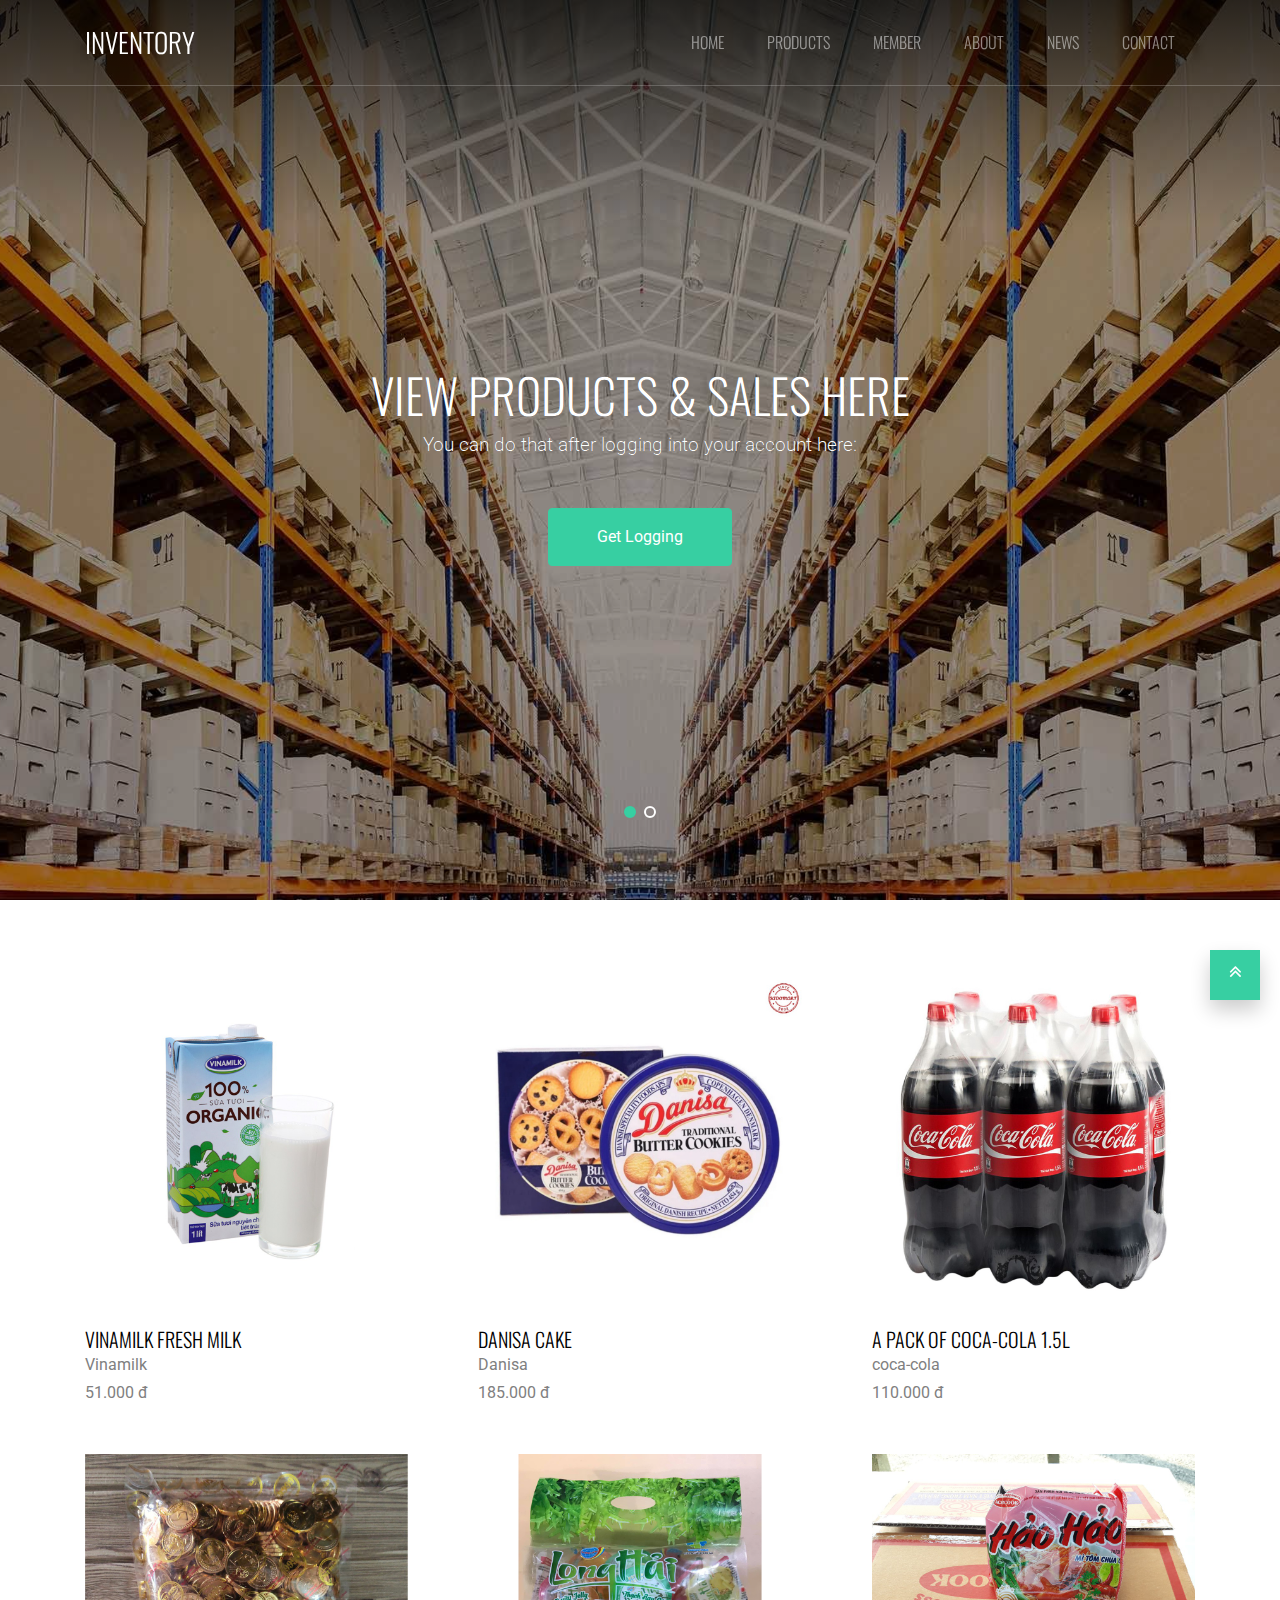
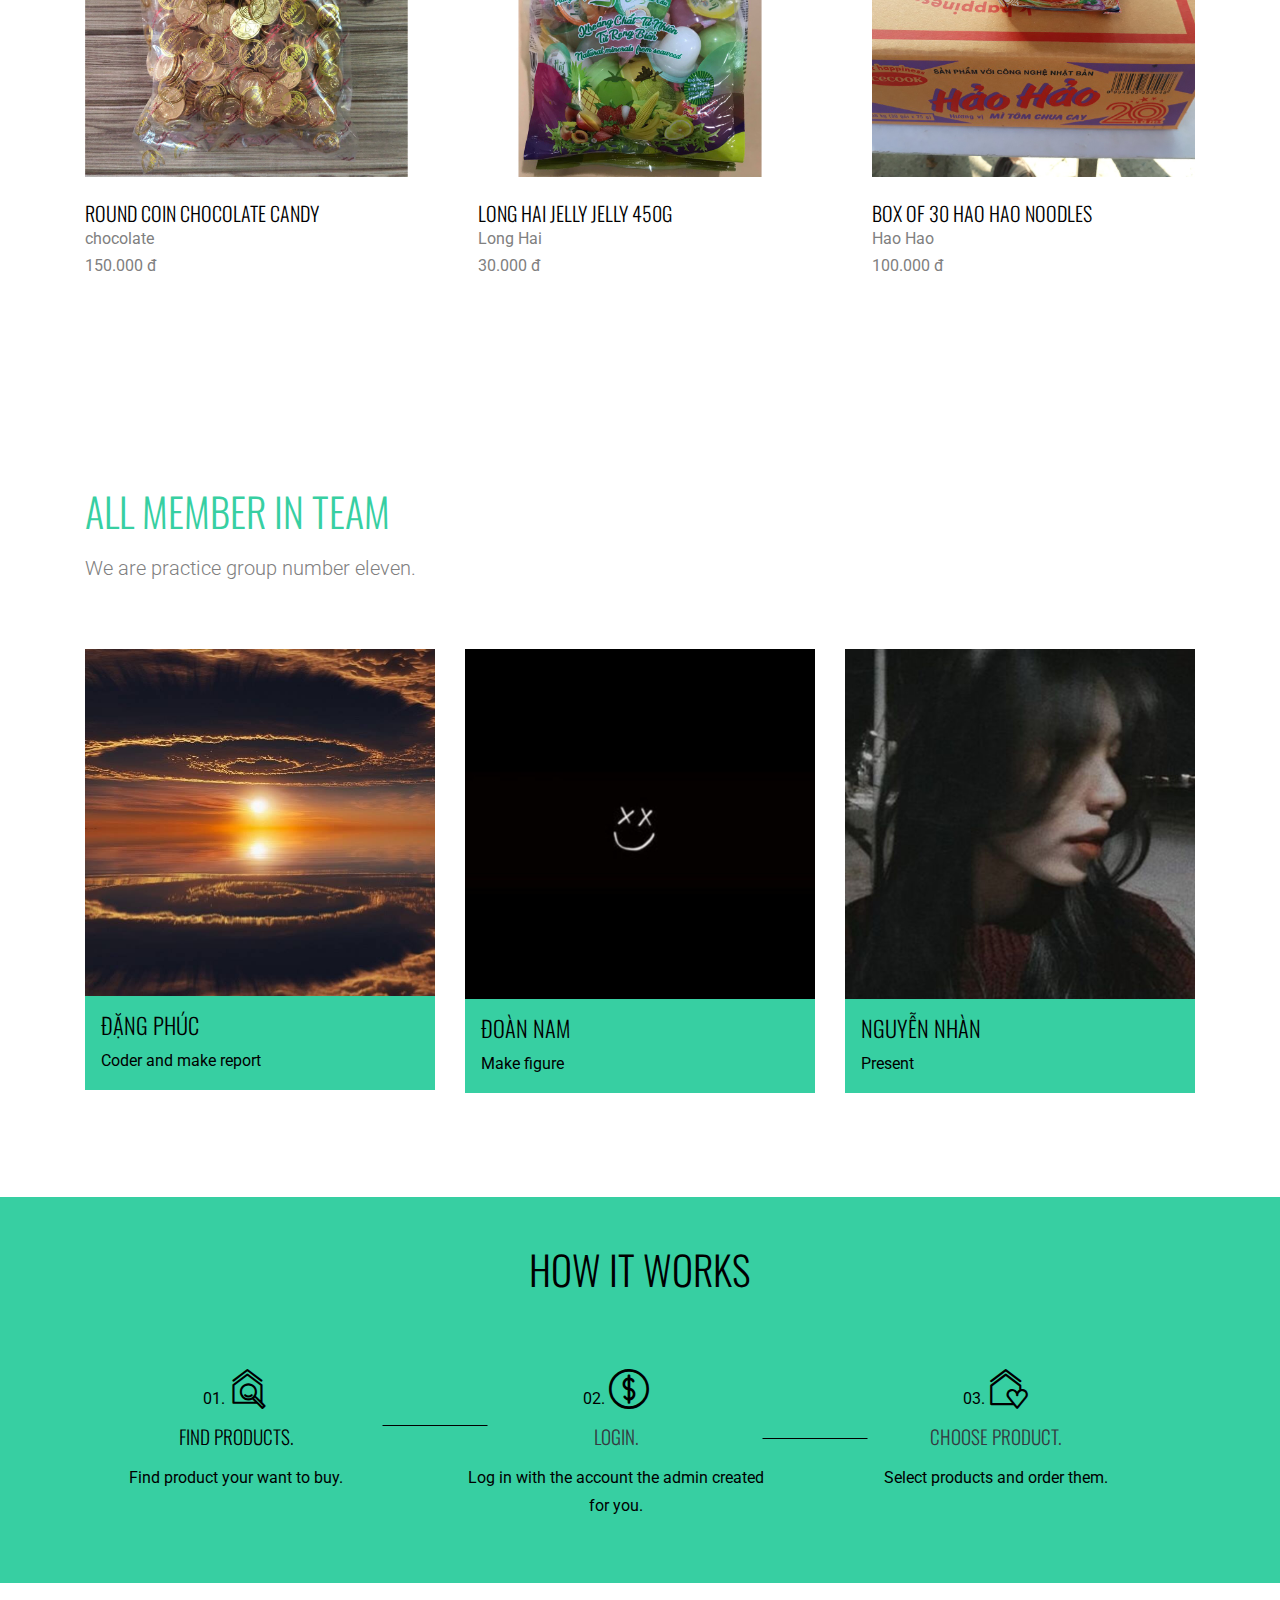
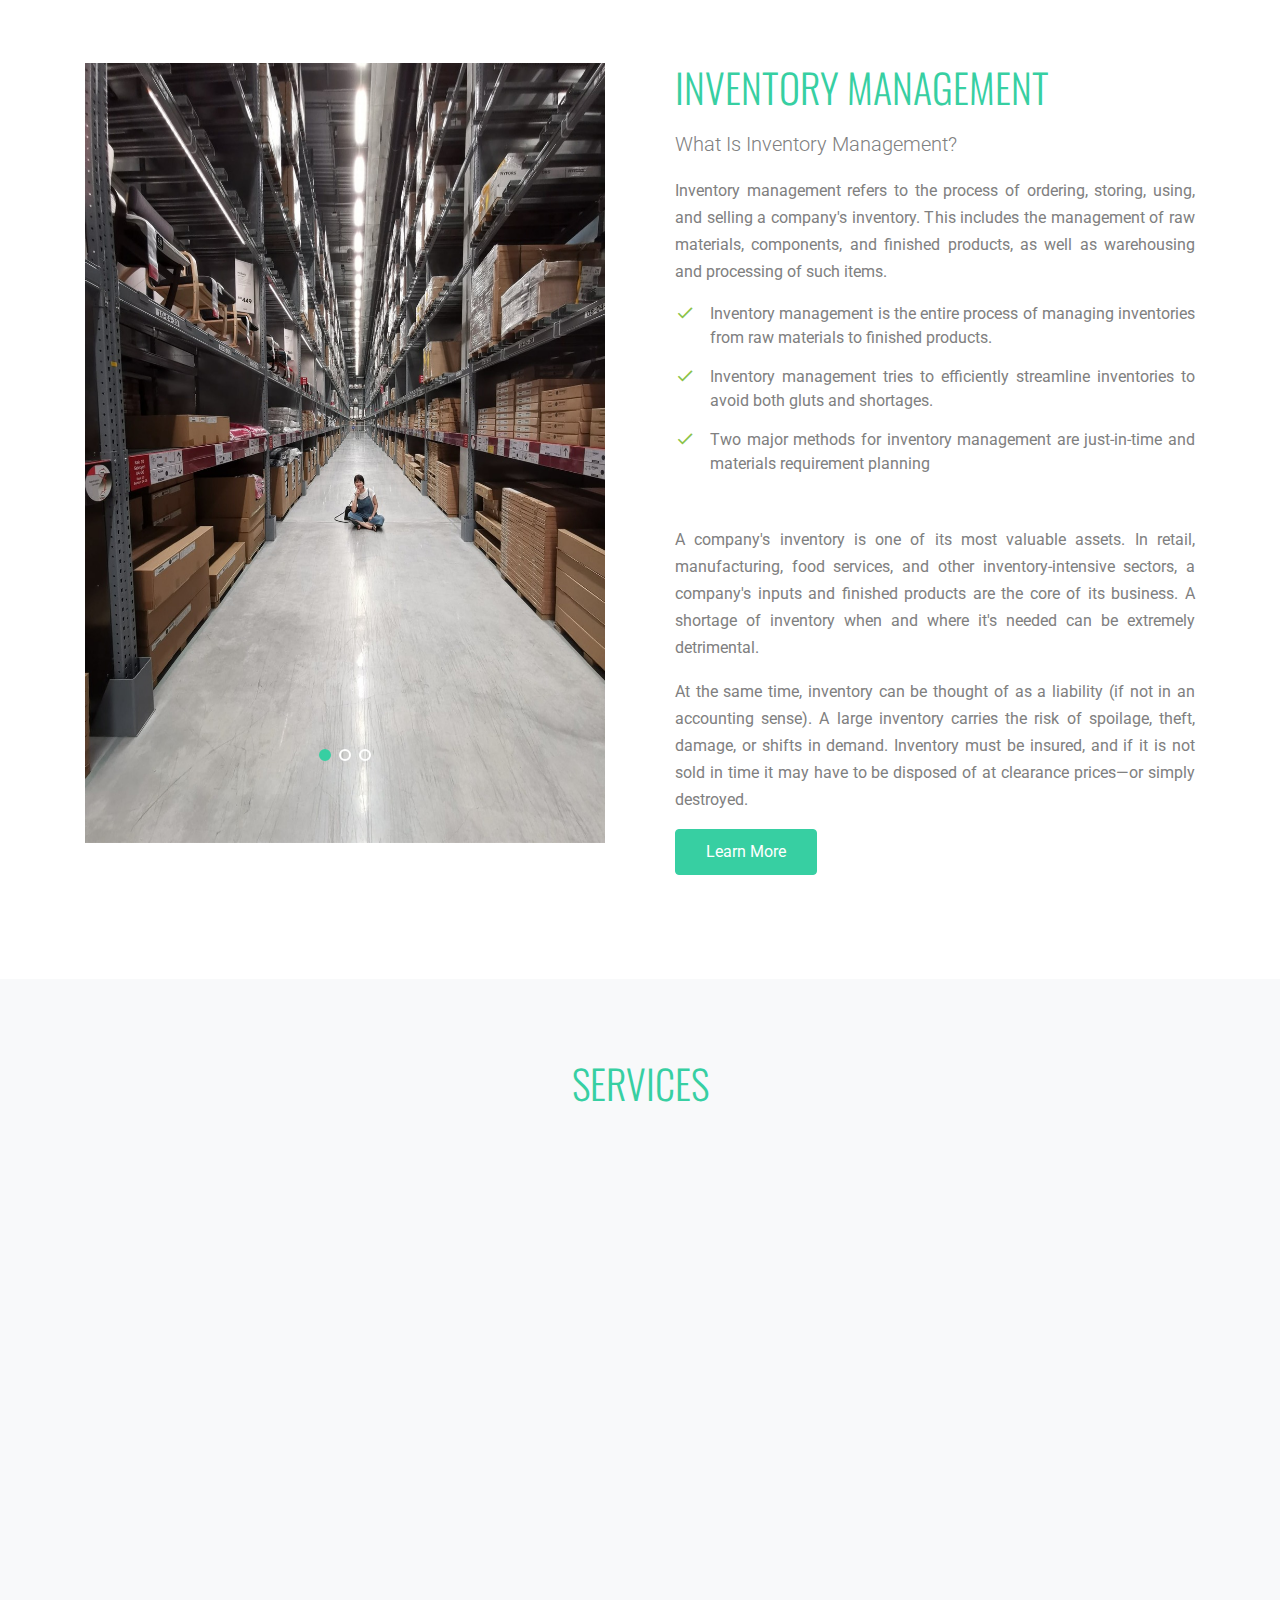
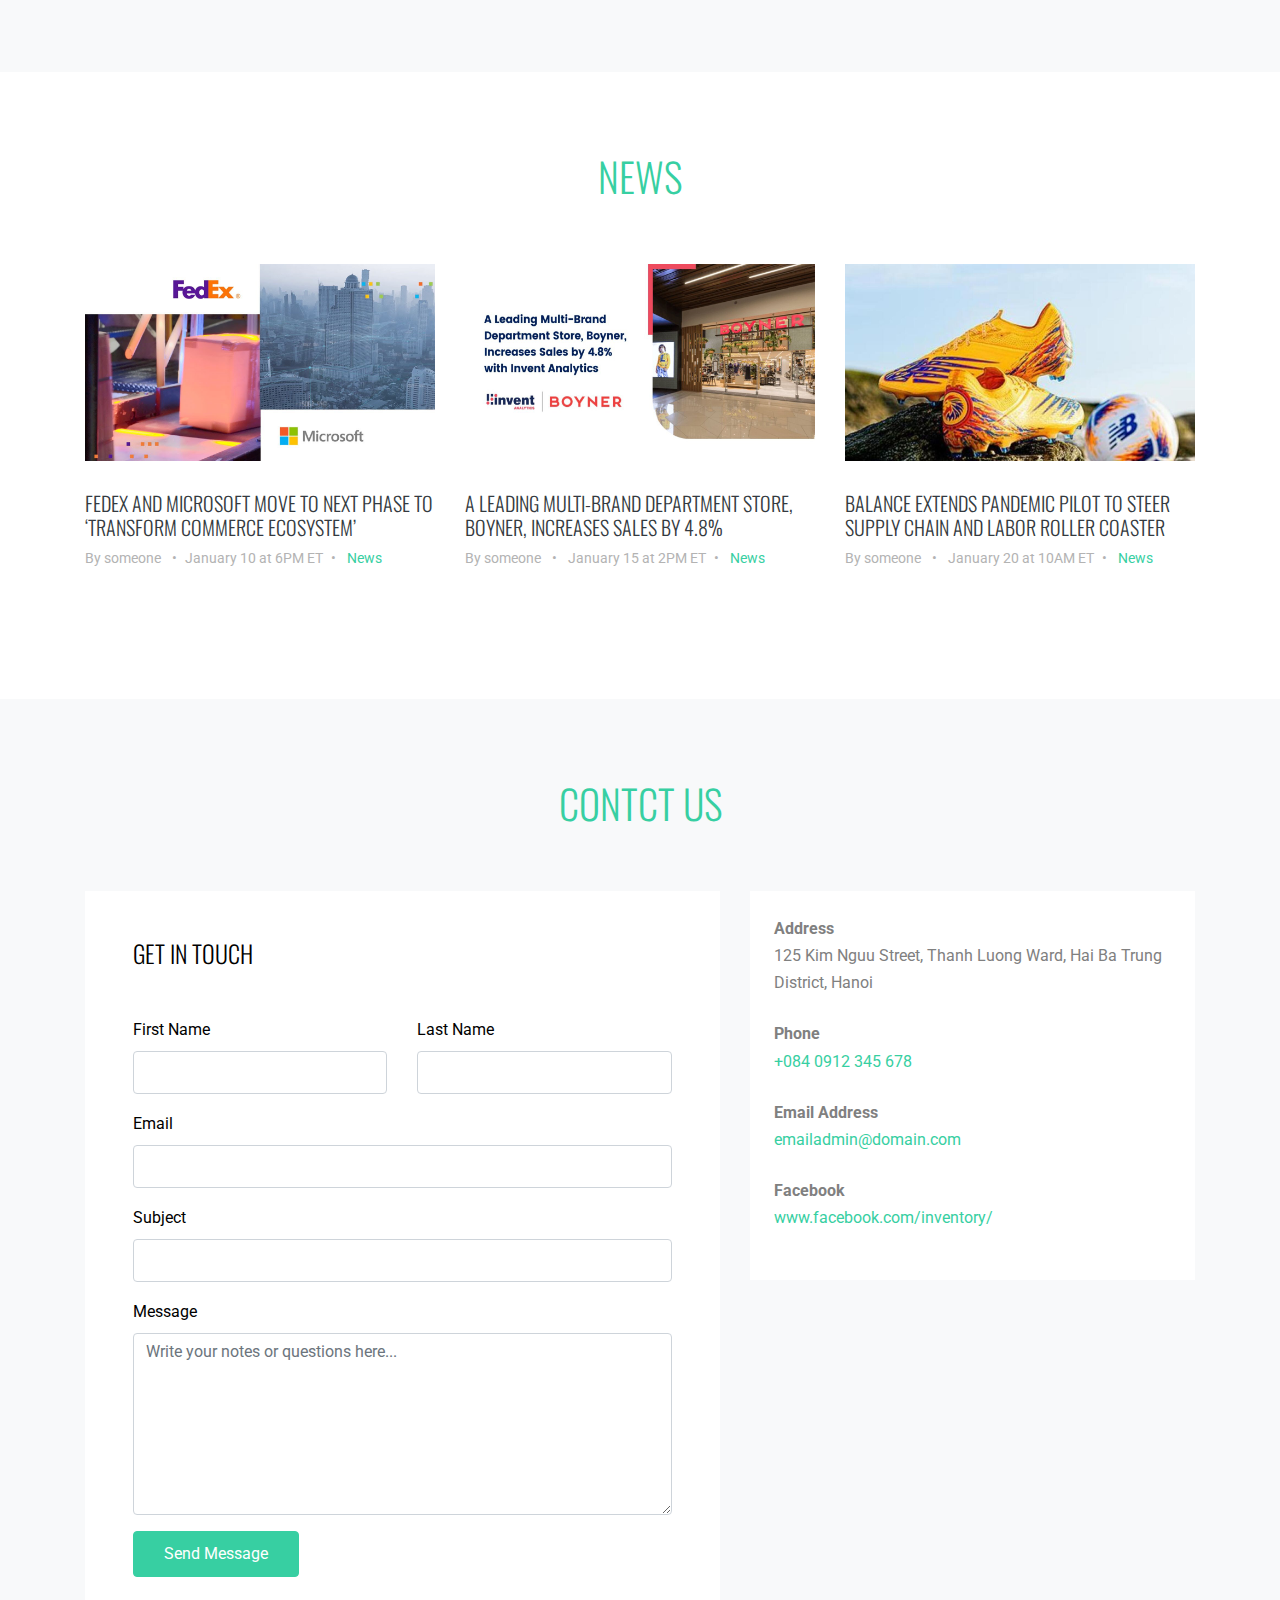
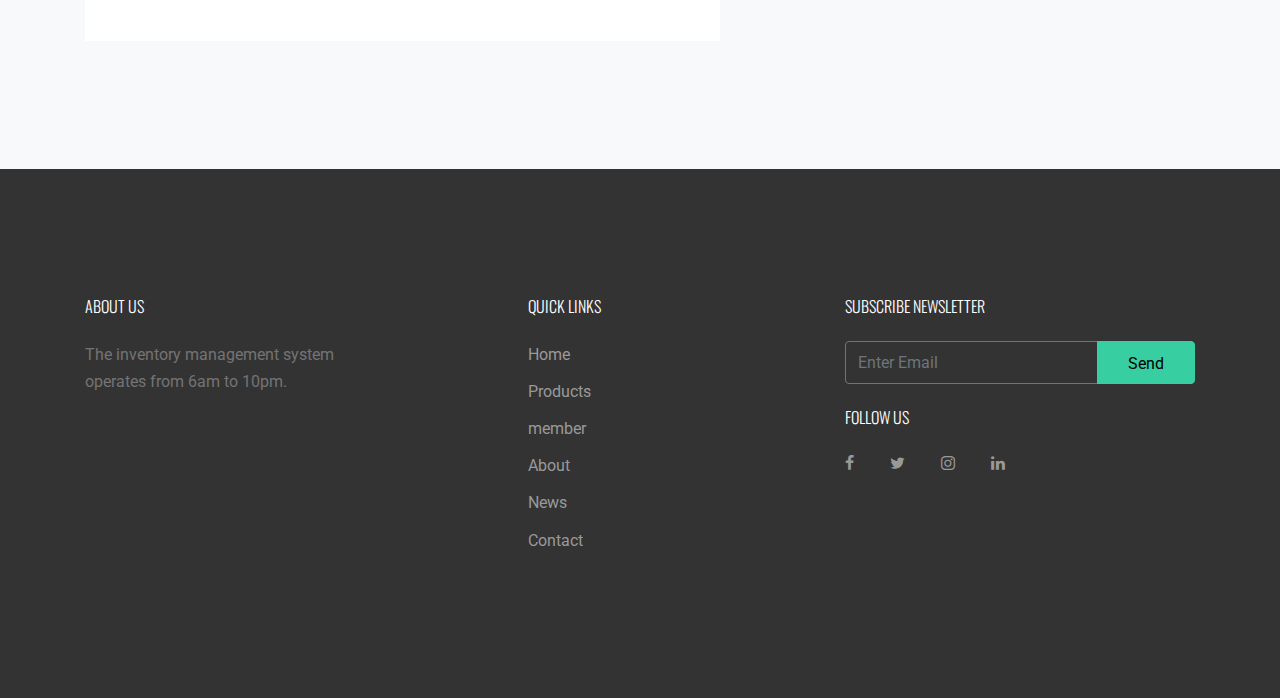
<file: index.html>
<!DOCTYPE html>
<html lang="en">
  <head>
    <title>Inventory &mdash; Inventory management system </title>
    <meta charset="utf-8">
    <meta name="viewport" content="width=device-width, initial-scale=1, shrink-to-fit=no">
    
    <meta name="description" content="" />
    <meta name="keywords" content="" />
    <meta name="author" content="Phuc" />

    <link rel="shortcut icon" href="i.png">

    <link href="https://fonts.googleapis.com/css?family=Roboto:300,400,900|Oswald:300,400,700" rel="stylesheet">
    <link rel="stylesheet" href="fonts/icomoon/style.css">

    <link rel="stylesheet" href="css/bootstrap.min.css">
    <link rel="stylesheet" href="css/jquery-ui.css">
    <link rel="stylesheet" href="css/owl.carousel.min.css">
    <link rel="stylesheet" href="css/owl.theme.default.min.css">
    <link rel="stylesheet" href="css/owl.theme.default.min.css">

    <link rel="stylesheet" href="css/jquery.fancybox.min.css">

    <link rel="stylesheet" href="css/bootstrap-datepicker.css">

    <link rel="stylesheet" href="fonts/flaticon/font/flaticon.css">

    <link rel="stylesheet" href="css/aos.css">

    <link rel="stylesheet" href="css/style.css">
    
  </head>
  <body data-spy="scroll" data-target=".site-navbar-target" data-offset="300">
  
  <div class="site-wrap">

    <div class="site-mobile-menu site-navbar-target">
      <div class="site-mobile-menu-header">
        <div class="site-mobile-menu-close mt-3">
          <span class="icon-close2 js-menu-toggle"></span>
        </div>
      </div>
      <div class="site-mobile-menu-body"></div>
    </div>
   
    
    <header class="site-navbar py-4 js-sticky-header site-navbar-target" role="banner">

      <div class="container">
        <div class="row align-items-center">
          
          <div class="col-6 col-xl-2">
            <h1 class="mb-0 site-logo m-0 p-0"><a href="index.html" class="mb-0">Inventory</a></h1>
          </div>

          <div class="col-12 col-md-10 d-none d-xl-block">
            <nav class="site-navigation position-relative text-right" role="navigation">

              <ul class="site-menu main-menu js-clone-nav mr-auto d-none d-lg-block">
                <li><a href="#home-section" class="nav-link">Home</a></li>
                <li><a href="#Products-section" class="nav-link">Products</a></li>
                <li><a href="#member-section" class="nav-link">member</a></li>
                <li><a href="#about-section" class="nav-link">About</a></li>
                <li><a href="#news-section" class="nav-link">News</a></li>
                <li><a href="#contact-section" class="nav-link">Contact</a></li>
              </ul>
            </nav>
          </div>


          <div class="col-6 d-inline-block d-xl-none ml-md-0 py-3"><a href="#" class="site-menu-toggle js-menu-toggle text-white float-right"><span class="icon-menu h3"></span></a></div>

        </div>
      </div>
      
    </header>

    
    <div class="site-block-wrap">
    <div class="owl-carousel with-dots">
      <div class="site-blocks-cover overlay overlay-2" style="background-image: url(images/hero_1.jpg);" data-aos="fade" id="home-section">


        <div class="container">
          <div class="row align-items-center justify-content-center">
            <div class="col-md-6 mt-lg-5 text-center">
              <h1 class="text-shadow">View products &amp; sales here</h1>
              <p class="mb-5 text-shadow">You can do that after logging into your account here:</p>
              <p><a href="/InventorySystem/Back-end/index.php" target="_blank" class="btn btn-primary px-5 py-3">Get Logging</a></p>
              
            </div>
          </div>
        </div>
  
        
      </div>  
  
      <div class="site-blocks-cover overlay overlay-2" style="background-image: url(images/hero_2.jpg);" data-aos="fade" id="home-section">
  
  
        <div class="container">
          <div class="row align-items-center justify-content-center">
            <div class="col-md-6 mt-lg-5 text-center">
              <h1 class="text-shadow">Manage your inventory system</h1>
              <p class="mb-5 text-shadow">You can manage your inventory through the use of an inventory management system</p>
              <p><a href="/InventorySystem/Back-end/index.php" target="_blank" class="btn btn-primary px-5 py-3">Get Logging</a></p>
              
            </div>
          </div>
        </div>
  
        
      </div>  
    </div>   
    
  </div>      


  <div class="site-section" id="Products-section">
      <div class="container">
        <div class="row large-gutters">
          <div class="col-md-6 col-lg-4 mb-5 mb-lg-5 ">
            <div class="ftco-media-1">
              <div class="ftco-media-1-inner">
                <a href="property-single.html" class="d-inline-block mb-4"><img src="images/property-3.jpg" alt="Vinamilk" class="img-fluid"></a>
                <div class="ftco-media-details">
                  <h3>Vinamilk Fresh Milk</h3>
                  <p>Vinamilk</p>
                  <strong>51.000 đ</strong>
                </div>
  
              </div> 
            </div>
          </div>
          <div class="col-md-6 col-lg-4 mb-5 mb-lg-5 ">
              <div class="ftco-media-1">
                  <div class="ftco-media-1-inner">
                    <a href="#" class="d-inline-block mb-4"><img src="images/property-4.jpg" alt="Danisa" class="img-fluid"></a>
                    <div class="ftco-media-details">
                      <h3>Danisa cake</h3>
                      <p>Danisa</p>
                      <strong>185.000 đ</strong>
                    </div>
      
                  </div> 
                </div>
          </div>
          <div class="col-md-6 col-lg-4 mb-5 mb-lg-5 ">
              <div class="ftco-media-1">
                  <div class="ftco-media-1-inner">
                    <a href="#" class="d-inline-block mb-4"><img src="images/property-7.jpg" alt="coca-cola" class="img-fluid"></a>
                    <div class="ftco-media-details">
                      <h3>a pack of Coca-Cola 1.5l</h3>
                      <p>coca-cola</p>
                      <strong>110.000 đ</strong>
                    </div>
      
                  </div> 
                </div>
          </div>

          <div class="col-md-6 col-lg-4 mb-5 mb-lg-5 ">
              <div class="ftco-media-1">
                <div class="ftco-media-1-inner">
                  <a href="#" class="d-inline-block mb-4"><img src="images/property-8.jpg" alt="chocolate" class="img-fluid"></a>
                  <div class="ftco-media-details">
                    <h3>Round coin chocolate candy</h3>
                    <p>chocolate</p>
                    <strong>150.000 đ</strong>
                  </div>
    
                </div> 
              </div>
            </div>
            <div class="col-md-6 col-lg-4 mb-5 mb-lg-5 ">
                <div class="ftco-media-1">
                    <div class="ftco-media-1-inner">
                      <a href="#" class="d-inline-block mb-4"><img src="images/property-9.jpg" alt="Long Hai" class="img-fluid"></a>
                      <div class="ftco-media-details">
                        <h3>Long Hai Jelly Jelly 450g</h3>
                        <p>Long Hai</p>
                        <strong>30.000 đ</strong>
                      </div>
        
                    </div> 
                  </div>
            </div>
            <div class="col-md-6 col-lg-4 mb-5 mb-lg-5 ">
                <div class="ftco-media-1">
                    <div class="ftco-media-1-inner">
                      <a href="#" class="d-inline-block mb-4"><img src="images/property-10.jpg" alt="Hao Hao" class="img-fluid"></a>
                      <div class="ftco-media-details">
                        <h3>Box of 30 Hao Hao noodles</h3>
                        <p>Hao Hao</p>
                        <strong>100.000 đ</strong>
                      </div>
        
                    </div> 
                  </div>
            </div>

        </div>
      </div>
    </div>
    
    
    
    <section class="site-section" id="member-section">
      <div class="container">
        <div class="row mb-5">
          <div class="col-md-7 text-left">
            <h2 class="section-title mb-3">All member in team</h2>
            <p class="lead">We are practice group number eleven.</p>
          </div>
        </div>
        <div class="row">
          

          <div class="col-md-6 col-lg-4 mb-4">
            <div class="team-member">
              <figure>
                <ul class="social">
                  <li><a href="#"><span class="icon-facebook"></span></a></li>
                  <li><a href="#"><span class="icon-twitter"></span></a></li>
                  <li><a href="#"><span class="icon-linkedin"></span></a></li>
                  <li><a href="#"><span class="icon-instagram"></span></a></li>
                </ul>
                <img src="images/person_1.jpg" alt="Free website template by Free-Template.co" class="img-fluid">
              </figure>
              <div class="p-3 bg-primary">
                <h3 class="mb-2">Đặng Phúc</h3>
                <span class="position">Coder and make report</span>
              </div>
            </div>
          </div>

          <div class="col-md-6 col-lg-4 mb-4">
            <div class="team-member">
              <figure>
                <ul class="social">
                  <li><a href="#"><span class="icon-facebook"></span></a></li>
                  <li><a href="#"><span class="icon-twitter"></span></a></li>
                  <li><a href="#"><span class="icon-linkedin"></span></a></li>
                  <li><a href="#"><span class="icon-instagram"></span></a></li>
                </ul>
                <img src="images/person_2.jpg" alt="Free website template by Free-Template.co" class="img-fluid">
              </figure>
              <div class="p-3 bg-primary">
                <h3 class="mb-2">Đoàn Nam</h3>
                <span class="position">Make figure</span>
              </div>
            </div>
          </div>

          <div class="col-md-6 col-lg-4 mb-4">
            <div class="team-member">
              <figure>
                <ul class="social">
                  <li><a href="#"><span class="icon-facebook"></span></a></li>
                  <li><a href="#"><span class="icon-twitter"></span></a></li>
                  <li><a href="#"><span class="icon-linkedin"></span></a></li>
                  <li><a href="#"><span class="icon-instagram"></span></a></li>
                </ul>
                <img src="images/person_3.jpg" alt="Free website template by Free-Template.co" class="img-fluid">
              </figure>
              <div class="p-3 bg-primary">
                <h3 class="mb-2">Nguyễn Nhàn</h3>
                <span class="position">Present</span>
              </div>
            </div>
          </div>

          
        </div>
      </div>
    </section>

    <section class="py-5 bg-primary site-section how-it-works" id="howitworks-section">
      <div class="container">
        <div class="row mb-5 justify-content-center">
          <div class="col-md-7 text-center">
            <h2 class="section-title mb-3 text-black">How It Works</h2>
          </div>
        </div>
        <div class="row">
          <div class="col-md-4 text-center">
            <div class="pr-5 first-step">
              <span class="text-black">01.</span>
              <span class="custom-icon flaticon-house text-black"></span>
              <h3 class="text-black">Find Products.</h3>
              <p class="text-black">Find product your want to buy.</p>
            </div>
          </div>

          <div class="col-md-4 text-center">
            <div class="pr-5 second-step">
              <span class="text-black">02.</span>
              <span class="custom-icon flaticon-coin text-black"></span>
              <h3 class="text-dark">Login.</h3>
              <p class="text-black">Log in with the account the admin created for you.</p>
            </div>
          </div>

          <div class="col-md-4 text-center">
            <div class="pr-5">
              <span class="text-black">03.</span>
              <span class="custom-icon flaticon-home text-black"></span>
              <h3 class="text-dark">Choose product.</h3>
              <p class="text-black">Select products and order them.</p>
            </div>
          </div>
        </div>
      </div>  
    </section>



    <section class="site-section" id="about-section">
      <div class="container">
        
        <div class="row large-gutters">
          <div class="col-lg-6 mb-5">

              <div class="owl-carousel slide-one-item with-dots">
                  <div><img src="images/img_1.jpg" alt="Free website template by Free-Template.co" class="img-fluid"></div>
                  <div><img src="images/img_2.jpg" alt="Free website template by Free-Template.co" class="img-fluid"></div>
                  <div><img src="images/img_3.jpg" alt="Free website template by Free-Template.co" class="img-fluid"></div>
                </div>

          </div>
          <div class="col-lg-6 ml-auto" style="text-align: justify;">
            
            <h2 class="section-title mb-3">Inventory Management</h2>
                <p class="lead">What Is Inventory Management?</p>
                <p>Inventory management refers to the process of ordering, storing, using, and selling a company's inventory. This includes the management of raw materials, components, and finished products, as well as warehousing and processing of such items. </p>

                <ul class="list-unstyled ul-check success" >
                  <li>Inventory management is the entire process of managing inventories from raw materials to finished products.</li>
                  <li>Inventory management tries to efficiently streamline inventories to avoid both gluts and shortages.</li>
                  <li>Two major methods for inventory management are just-in-time and materials requirement planning</li>
                </ul>
                <p>A company's inventory is one of its most valuable assets. In retail, manufacturing, food services, and other inventory-intensive sectors, a company's inputs and finished products are the core of its business. A shortage of inventory when and where it's needed can be extremely detrimental.</p>

                <p>At the same time, inventory can be thought of as a liability (if not in an accounting sense). A large inventory carries the risk of spoilage, theft, damage, or shifts in demand. Inventory must be insured, and if it is not sold in time it may have to be disposed of at clearance prices—or simply destroyed. </p>
                <p><a href="#" class="btn btn-primary mr-2 mb-2">Learn More</a></p>
            
          </div>
        </div>
      </div>
    </section>

    

    <section class="site-section bg-light" id="services-section" style="text-align: justify;">
      <div class="container">
        <div class="row mb-5">
          <div class="col-12 text-center">
            <h2 class="section-title mb-3">Services</h2>
          </div>
        </div>
        <div class="row align-items-stretch">
          <div class="col-md-6 col-lg-4 mb-4 mb-lg-4" data-aos="fade-up">
            <div class="unit-4 d-flex">
              <div class="unit-4-icon mr-4"><span class="text-primary flaticon-house"></span></div>
              <div>
                <h3>Find Products</h3>
                <p>Find the product you want to purchase from within the inventory management system</p>
                <p><a href="#">Learn More</a></p>
              </div>
            </div>
          </div>
          <div class="col-md-6 col-lg-4 mb-4 mb-lg-4" data-aos="fade-up" data-aos-delay="100">
            <div class="unit-4 d-flex">
              <div class="unit-4-icon mr-4"><span class="text-primary flaticon-coin"></span></div>
              <div>
                <h3>Buy Products</h3>
                <p>Buy the product you have selected from in the inventory management system</p>
                <p><a href="#">Learn More</a></p>
              </div>
            </div>
          </div>
          <div class="col-md-6 col-lg-4 mb-4 mb-lg-4" data-aos="fade-up" data-aos-delay="200">
            <div class="unit-4 d-flex">
              <div class="unit-4-icon mr-4"><span class="text-primary flaticon-home"></span></div>
              <div>
                <h3>Quality products</h3>
                <p>The quality of the products in the warehouse is always guaranteed so that every customer can rest assured when choosing them.</p>
                <p><a href="#">Learn More</a></p>
              </div>
            </div>
          </div>


          <div class="col-md-6 col-lg-4 mb-4 mb-lg-4" data-aos="fade-up" data-aos-delay="300">
            <div class="unit-4 d-flex">
              <div class="unit-4-icon mr-4"><span class="text-primary flaticon-flat"></span></div>
              <div>
                <h3>Acreage</h3>
                <p>Currently our warehouse has an area of 7000m2 and can accommodate 10000 products of all kinds.</p>
                <p><a href="#">Learn More</a></p>
              </div>
            </div>
          </div>
          <div class="col-md-6 col-lg-4 mb-4 mb-lg-4" data-aos="fade-up" data-aos-delay="400">
            <div class="unit-4 d-flex">
              <div class="unit-4-icon mr-4"><span class="text-primary flaticon-location"></span></div>
              <div>
                <h3>Inventory location</h3>
                <p>It is located in a vacant lot on the edge of the city and is located 30km from the city center.</p>
                <p><a href="#">Learn More</a></p>
              </div>
            </div>
          </div>
          <div class="col-md-6 col-lg-4 mb-4 mb-lg-4" data-aos="fade-up" data-aos-delay="500">
            <div class="unit-4 d-flex">
              <div class="unit-4-icon mr-4"><span class="text-primary flaticon-mobile-phone"></span></div>
              <div>
                <h3>Mobile Apps</h3>
                <p>We plan to develop this functionality in the not too distant future.</p>
                <p><a href="#">Learn More</a></p>
              </div>
            </div>
          </div>

        </div>
      </div>
    </section>

    <section class="site-section" id="news-section">
      <div class="container">
        <div class="row mb-5">
          <div class="col-12 text-center">
            <h2 class="section-title mb-3">News</h2>
          </div>
        </div>

        <div class="row">
          <div class="col-md-6 col-lg-4 mb-4 mb-lg-4">
            <div class="h-entry">
              <a href="single.html"><img src="images/hero_3.jpg" alt="FedEx and Microsoft" class="img-fluid"></a>
              <h2 class="font-size-regular"><a href="single.html" class="text-dark">FedEx and Microsoft Move to Next Phase to ‘Transform Commerce Ecosystem’ </a></h2>
              <div class="meta mb-4">By someone <span class="mx-2">&bullet;</span>January 10 at 6PM ET<span class="mx-2">&bullet;</span> <a href="single.html">News</a></div>
            </div> 
          </div>
          <div class="col-md-6 col-lg-4 mb-4 mb-lg-4">
            <div class="h-entry">
              <a href="#"><img src="images/hero_4.jpg" alt="A Leading Multi-Brand Department Store" class="img-fluid"></a>
              <h2 class="font-size-regular"><a href="#" class="text-dark"> A Leading Multi-Brand Department Store, Boyner, Increases Sales by 4.8% </a></h2>
              <div class="meta mb-4">By someone <span class="mx-2">&bullet;</span> January 15 at 2PM ET<span class="mx-2">&bullet;</span> <a href="#">News</a></div>
              
            </div>
          </div>
          <div class="col-md-6 col-lg-4 mb-4 mb-lg-4">
            <div class="h-entry">
              <a href="#"><img src="images/hero_5.jpg" alt="Balance Extends Pandemic Pilot" class="img-fluid"></a>
              <h2 class="font-size-regular"><a href="#" class="text-dark">Balance Extends Pandemic Pilot to Steer Supply Chain and Labor Roller Coaster </a></h2>
              <div class="meta mb-4">By someone <span class="mx-2">&bullet;</span> January 20 at 10AM ET<span class="mx-2">&bullet;</span> <a href="#">News</a></div>
            </div> 
          </div>
          
        </div>
      </div>
    </section>

   


    <section class="site-section bg-light bg-image" id="contact-section">
      <div class="container">
        <div class="row mb-5">
          <div class="col-12 text-center">
            <h2 class="section-title mb-3">Contct Us</h2>
          </div>
        </div>
        <div class="row">
          <div class="col-md-7 mb-5">

            

            <form action="#" class="p-5 bg-white">
              
              <h2 class="h4 text-black mb-5">Get In Touch</h2> 

              <div class="row form-group">
                <div class="col-md-6 mb-3 mb-md-0">
                  <label class="text-black" for="fname">First Name</label>
                  <input type="text" id="fname" class="form-control">
                </div>
                <div class="col-md-6">
                  <label class="text-black" for="lname">Last Name</label>
                  <input type="text" id="lname" class="form-control">
                </div>
              </div>

              <div class="row form-group">
                
                <div class="col-md-12">
                  <label class="text-black" for="email">Email</label> 
                  <input type="email" id="email" class="form-control">
                </div>
              </div>

              <div class="row form-group">
                
                <div class="col-md-12">
                  <label class="text-black" for="subject">Subject</label> 
                  <input type="subject" id="subject" class="form-control">
                </div>
              </div>

              <div class="row form-group">
                <div class="col-md-12">
                  <label class="text-black" for="message">Message</label> 
                  <textarea name="message" id="message" cols="30" rows="7" class="form-control" placeholder="Write your notes or questions here..."></textarea>
                </div>
              </div>

              <div class="row form-group">
                <div class="col-md-12">
                  <input type="submit" value="Send Message" class="btn btn-primary btn-md text-white">
                </div>
              </div>

  
            </form>
          </div>
          <div class="col-md-5">
            
            <div class="p-4 mb-3 bg-white">
              <p class="mb-0 font-weight-bold">Address</p>
              <p class="mb-4">125 Kim Nguu Street, Thanh Luong Ward, Hai Ba Trung District, Hanoi</p>

              <p class="mb-0 font-weight-bold">Phone</p>
              <p class="mb-4"><a href="#">+084 0912 345 678</a></p>

              <p class="mb-0 font-weight-bold">Email Address</p>
              <p class="mb-4"><a href="#">emailadmin@domain.com</a></p>

              <p class="mb-0 font-weight-bold">Facebook</p>
              <p class="mb-4"><a href="#">www.facebook.com/inventory/</a></p>

            </div>
            
          </div>
        </div>
      </div>
    </section>
    
    <footer class="site-footer">
      <div class="container">
        <div class="row">
          <div class="col-md-8">
            <div class="row">
              <div class="col-md-5">
                <h2 class="footer-heading mb-4">About Us</h2>
                <p>The inventory management system operates from 6am to 10pm.</p>
              </div>
              <div class="col-md-3 mx-auto">
                <h2 class="footer-heading mb-4">Quick Links</h2>
                <ul class="list-unstyled">
                  <li><a href="#home-section">Home</a></li>
                  <li><a href="#Products-section">Products</a></li>
                  <li><a href="#member-section">member</a></li>
                  <li><a href="#about-section">About</a></li>
                  <li><a href="#news-section">News</a></li>
                  <li><a href="#contact-section">Contact</a></li>
                </ul>
              </div>
              
            </div>
          </div>
          <div class="col-md-4">
            <div class="mb-4">
              <h2 class="footer-heading mb-4">Subscribe Newsletter</h2>
            <form action="#" method="post" class="footer-subscribe">
              <div class="input-group mb-3">
                <input type="text" class="form-control border-secondary text-white bg-transparent" placeholder="Enter Email" aria-label="Enter Email" aria-describedby="button-addon2">
                <div class="input-group-append">
                  <button class="btn btn-primary text-black" type="button" id="button-addon2">Send</button>
                </div>
              </div>
            </form>  
            </div>
            
            <div class="">
              <h2 class="footer-heading mb-4">Follow Us</h2>
                <a href="#" class="pl-0 pr-3"><span class="icon-facebook"></span></a>
                <a href="#" class="pl-3 pr-3"><span class="icon-twitter"></span></a>
                <a href="#" class="pl-3 pr-3"><span class="icon-instagram"></span></a>
                <a href="#" class="pl-3 pr-3"><span class="icon-linkedin"></span></a>
            </div>
          </div>
        </div>
      </div>
    </footer>

  </div> <!-- .site-wrap -->

  <a href="#top" class="gototop"><span class="icon-angle-double-up"></span></a> 

  <script src="js/jquery-3.3.1.min.js"></script>
  <script src="js/jquery-ui.js"></script>
  <script src="js/popper.min.js"></script>
  <script src="js/bootstrap.min.js"></script>
  <script src="js/owl.carousel.min.js"></script>
  <script src="js/jquery.countdown.min.js"></script>
  <script src="js/bootstrap-datepicker.min.js"></script>
  <script src="js/jquery.easing.1.3.js"></script>
  <script src="js/aos.js"></script>
  <script src="js/jquery.fancybox.min.js"></script>
  <script src="js/jquery.sticky.js"></script>
  <script src="js/main.js"></script>
  </body>
</html>
</file>
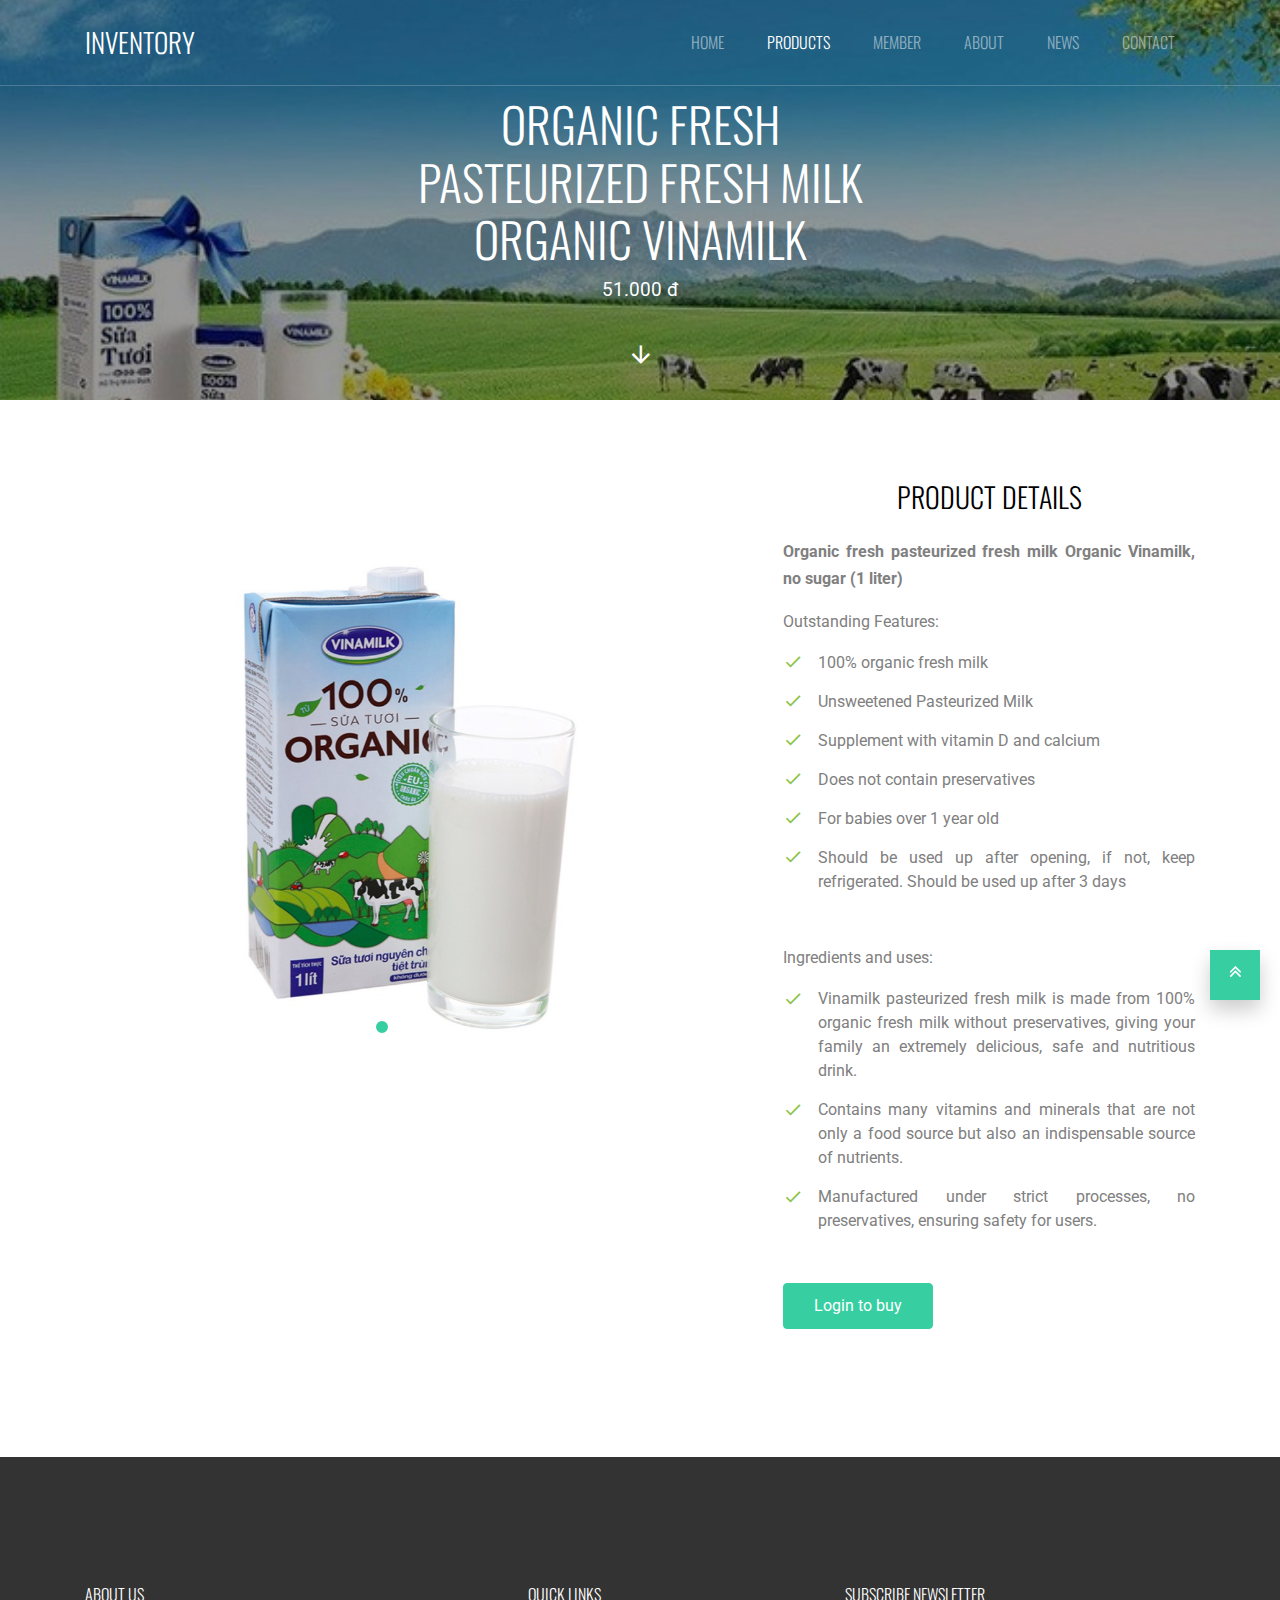
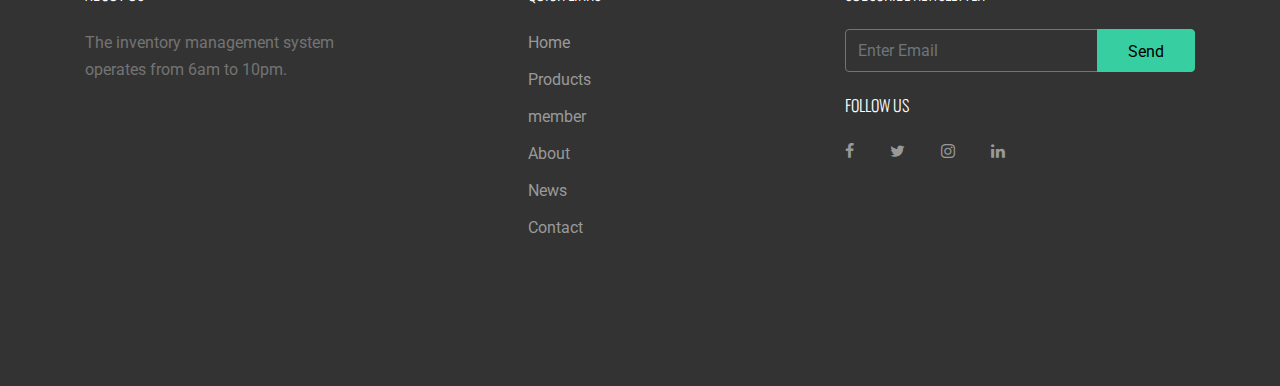
<file: property-single.html>
<!DOCTYPE html>
<html lang="en">
  <head>
    <title>Inventory &mdash; Inventory management system </title>
    <meta charset="utf-8">
    <meta name="viewport" content="width=device-width, initial-scale=1, shrink-to-fit=no">
    
    <meta name="description" content="" />
    <meta name="keywords" content="" />
    <meta name="author" content="phuc" />

    <link rel="shortcut icon" href="i.png">

    <link href="https://fonts.googleapis.com/css?family=Roboto:300,400,900|Oswald:300,400,700" rel="stylesheet">
    <link rel="stylesheet" href="fonts/icomoon/style.css">

    <link rel="stylesheet" href="css/bootstrap.min.css">
    <link rel="stylesheet" href="css/jquery-ui.css">
    <link rel="stylesheet" href="css/owl.carousel.min.css">
    <link rel="stylesheet" href="css/owl.theme.default.min.css">
    <link rel="stylesheet" href="css/owl.theme.default.min.css">

    <link rel="stylesheet" href="css/jquery.fancybox.min.css">

    <link rel="stylesheet" href="css/bootstrap-datepicker.css">

    <link rel="stylesheet" href="fonts/flaticon/font/flaticon.css">

    <link rel="stylesheet" href="css/aos.css">

    <link rel="stylesheet" href="css/style.css">
    
  </head>
  <body data-spy="scroll" data-target=".site-navbar-target" data-offset="300">
  
  <div class="site-wrap">

    <div class="site-mobile-menu site-navbar-target">
      <div class="site-mobile-menu-header">
        <div class="site-mobile-menu-close mt-3">
          <span class="icon-close2 js-menu-toggle"></span>
        </div>
      </div>
      <div class="site-mobile-menu-body"></div>
    </div>
   
    
    <header class="site-navbar py-4 js-sticky-header site-navbar-target" role="banner">

      <div class="container">
        <div class="row align-items-center">
          
          <div class="col-6 col-xl-2">
            <h1 class="mb-0 site-logo m-0 p-0"><a href="index.html" class="mb-0">Inventory</a></h1>
          </div>

          <div class="col-12 col-md-10 d-none d-xl-block">
            <nav class="site-navigation position-relative text-right" role="navigation">

              <ul class="site-menu main-menu js-clone-nav mr-auto d-none d-lg-block">
                <li><a href="index.html#home-section" class="nav-link">Home</a></li>
                <li><a href="index.html#Products-section" class="nav-link active">Products</a></li>
                <li><a href="index.html#member-section" class="nav-link">member</a></li>
                <li><a href="index.html#about-section" class="nav-link">About</a></li>
                <li><a href="index.html#news-section" class="nav-link">News</a></li>
                <li><a href="index.html#contact-section" class="nav-link">Contact</a></li>
              </ul>
            </nav>
          </div>


          <div class="col-6 d-inline-block d-xl-none ml-md-0 py-3"><a href="#" class="site-menu-toggle js-menu-toggle text-white float-right"><span class="icon-menu h3"></span></a></div>

        </div>
      </div>
      
    </header>

    
    <div class="site-blocks-cover inner-page-cover overlay" style="background-image: url(images/hero_6.jpg);" data-aos="fade">
      <div class="container">
        <div class="row align-items-center justify-content-center">
          <div class="col-md-5 mx-auto mt-lg-5 text-center">
            <h1>Organic fresh pasteurized fresh milk Organic Vinamilk</h1>
            <p class="mb-5"><strong class="text-white">51.000 đ</strong></p>
            
          </div>
        </div>
      </div>

      <a href="#property-details" class="smoothscroll arrow-down"><span class="icon-arrow_downward"></span></a>
    </div>  

    
    
    <div class="site-section" id="property-details">
      <div class="container">
        <div class="row">
          <div class="col-lg-7">
            <div class="owl-carousel slide-one-item with-dots">
              <div><img src="images/property-3.jpg" alt="Image" class="img-fluid"></div>
              <div><img src="images/property-1.jpg" alt="Image" class="img-fluid"></div>
              <div><img src="images/property-2.jpg" alt="Image" class="img-fluid"></div>
            </div>
          </div>
          <div class="col-lg-5 pl-lg-5 ml-auto">
            <div class="mb-5" style="text-align: justify;">
              <h3 class="text-black mb-4" style="text-align: center;">Product Details</h3>
              <p><strong>Organic fresh pasteurized fresh milk Organic Vinamilk, no sugar (1 liter)</strong></p>
              <p>Outstanding Features:</p>
              <ul class="list-unstyled ul-check success" >
                <li>100% organic fresh milk</li>
                <li>Unsweetened Pasteurized Milk</li>
                <li>Supplement with vitamin D and calcium</li>
                <li>Does not contain preservatives</li>
                <li> For babies over 1 year old</li>
                <li>Should be used up after opening, if not, keep refrigerated. Should be used up after 3 days</li>
              </ul>
              <p>Ingredients and uses:</p>
              <ul class="list-unstyled ul-check success" >
               <li>Vinamilk pasteurized fresh milk is made from 100% organic fresh milk without preservatives, giving your family an extremely delicious, safe and nutritious drink.</li>
               <li>Contains many vitamins and minerals that are not only a food source but also an indispensable source of nutrients.</li>
               <li>Manufactured under strict processes, no preservatives, ensuring safety for users.</li>
              </ul>
              <p><a href="/InventorySystem/Back-end/index.php" class="btn btn-primary">Login to buy</a></p>
            </div>
          </div>
        </div>
      </div>
    </div>

    
    <footer class="site-footer">
      <div class="container">
        <div class="row">
          <div class="col-md-8">
            <div class="row">
              <div class="col-md-5">
                <h2 class="footer-heading mb-4">About Us</h2>
                <p>The inventory management system operates from 6am to 10pm.</p>
              </div>
              <div class="col-md-3 mx-auto">
                <h2 class="footer-heading mb-4">Quick Links</h2>
                <ul class="list-unstyled">
                  <li><a href="index.html#home-section">Home</a></li>
                  <li><a href="index.html#Products-section">Products</a></li>
                  <li><a href="index.html#member-section">member</a></li>
                  <li><a href="index.html#about-section">About</a></li>
                  <li><a href="index.html#news-section">News</a></li>
                  <li><a href="index.html#contact-section">Contact</a></li>
                </ul>
              </div>
              
            </div>
          </div>
          <div class="col-md-4">
            <div class="mb-4">
              <h2 class="footer-heading mb-4">Subscribe Newsletter</h2>
            <form action="#" method="post" class="footer-subscribe">
              <div class="input-group mb-3">
                <input type="text" class="form-control border-secondary text-white bg-transparent" placeholder="Enter Email" aria-label="Enter Email" aria-describedby="button-addon2">
                <div class="input-group-append">
                  <button class="btn btn-primary text-black" type="button" id="button-addon2">Send</button>
                </div>
              </div>
            </form>  
            </div>
            
            <div class="">
              <h2 class="footer-heading mb-4">Follow Us</h2>
                <a href="#" class="pl-0 pr-3"><span class="icon-facebook"></span></a>
                <a href="#" class="pl-3 pr-3"><span class="icon-twitter"></span></a>
                <a href="#" class="pl-3 pr-3"><span class="icon-instagram"></span></a>
                <a href="#" class="pl-3 pr-3"><span class="icon-linkedin"></span></a>
            </div>
          </div>
        </div>
      </div>
    </footer>

  </div> <!-- .site-wrap -->

  <a href="#top" class="gototop"><span class="icon-angle-double-up"></span></a> 

  <script src="js/jquery-3.3.1.min.js"></script>
  <script src="js/jquery-ui.js"></script>
  <script src="js/popper.min.js"></script>
  <script src="js/bootstrap.min.js"></script>
  <script src="js/owl.carousel.min.js"></script>
  <script src="js/jquery.countdown.min.js"></script>
  <script src="js/bootstrap-datepicker.min.js"></script>
  <script src="js/jquery.easing.1.3.js"></script>
  <script src="js/aos.js"></script>
  <script src="js/jquery.fancybox.min.js"></script>
  <script src="js/jquery.sticky.js"></script>

  
  <script src="js/main.js"></script>
    
  </body>
</html>
</file>
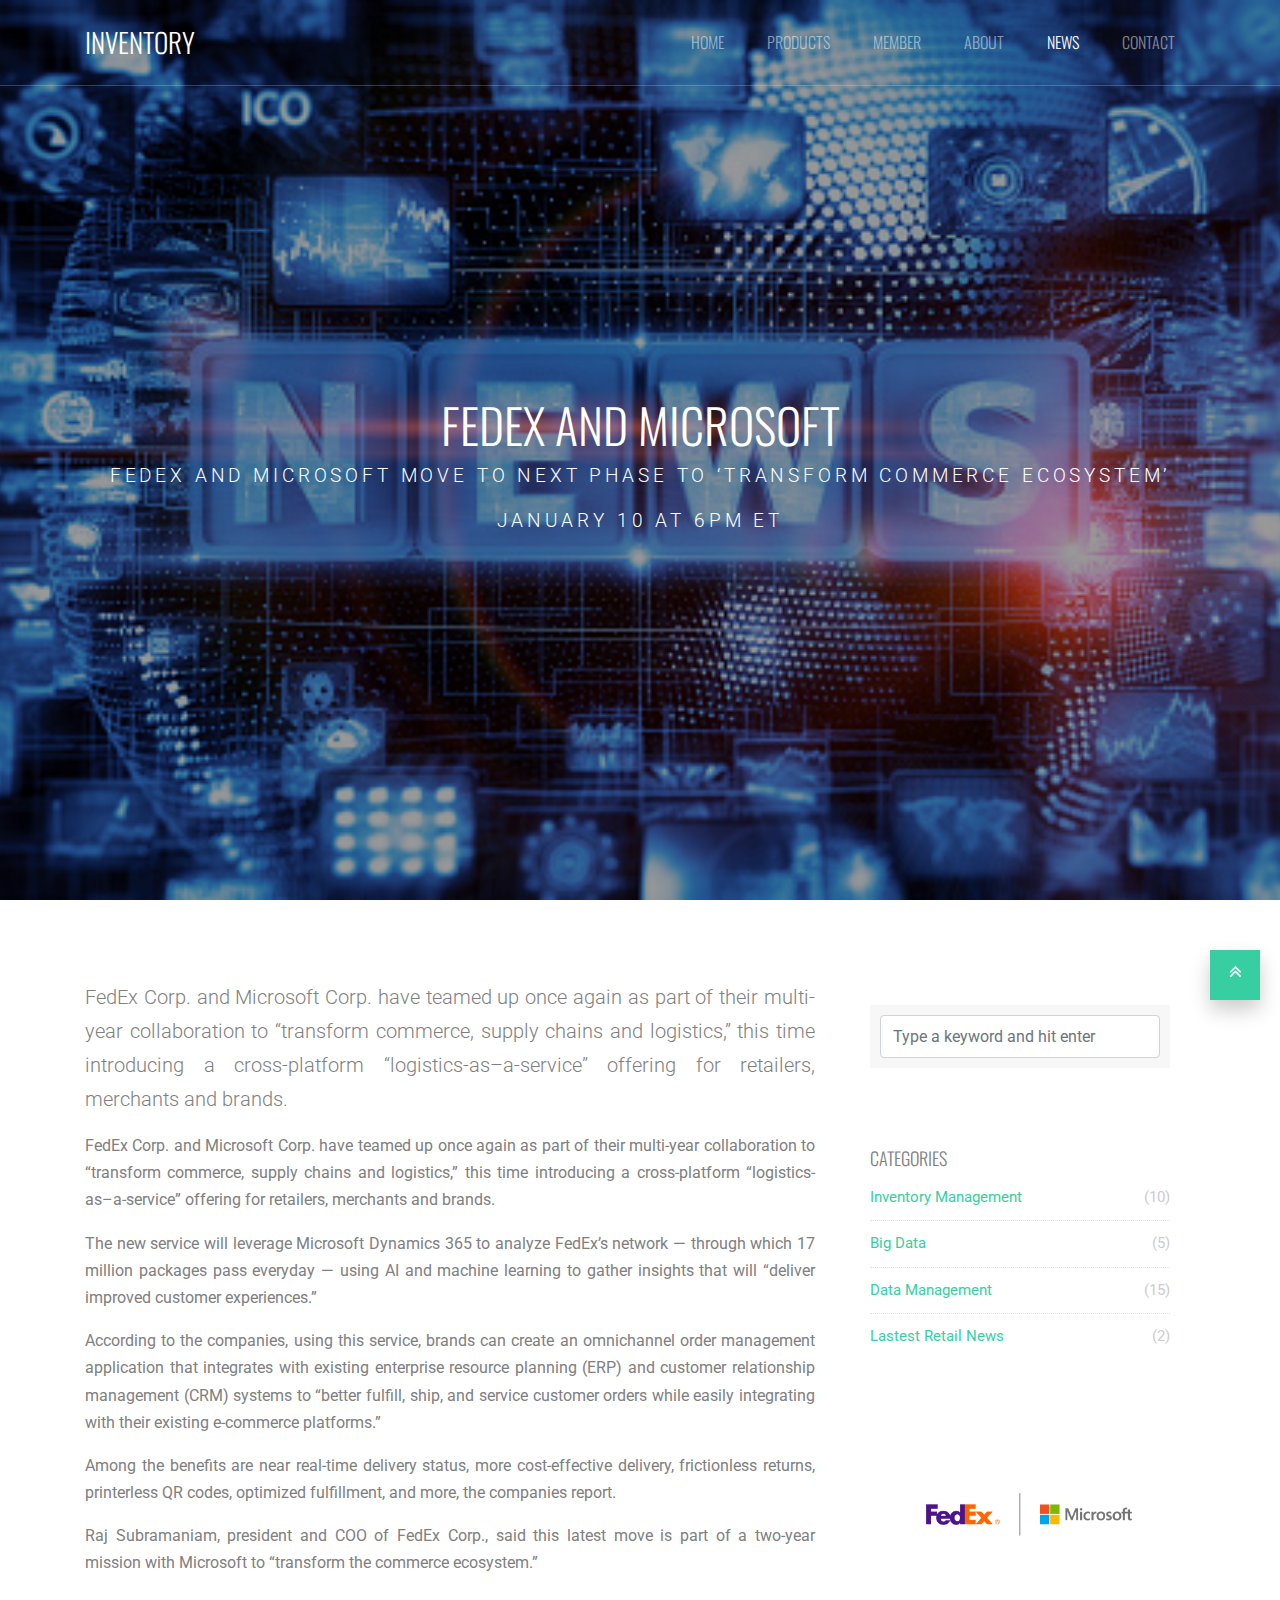
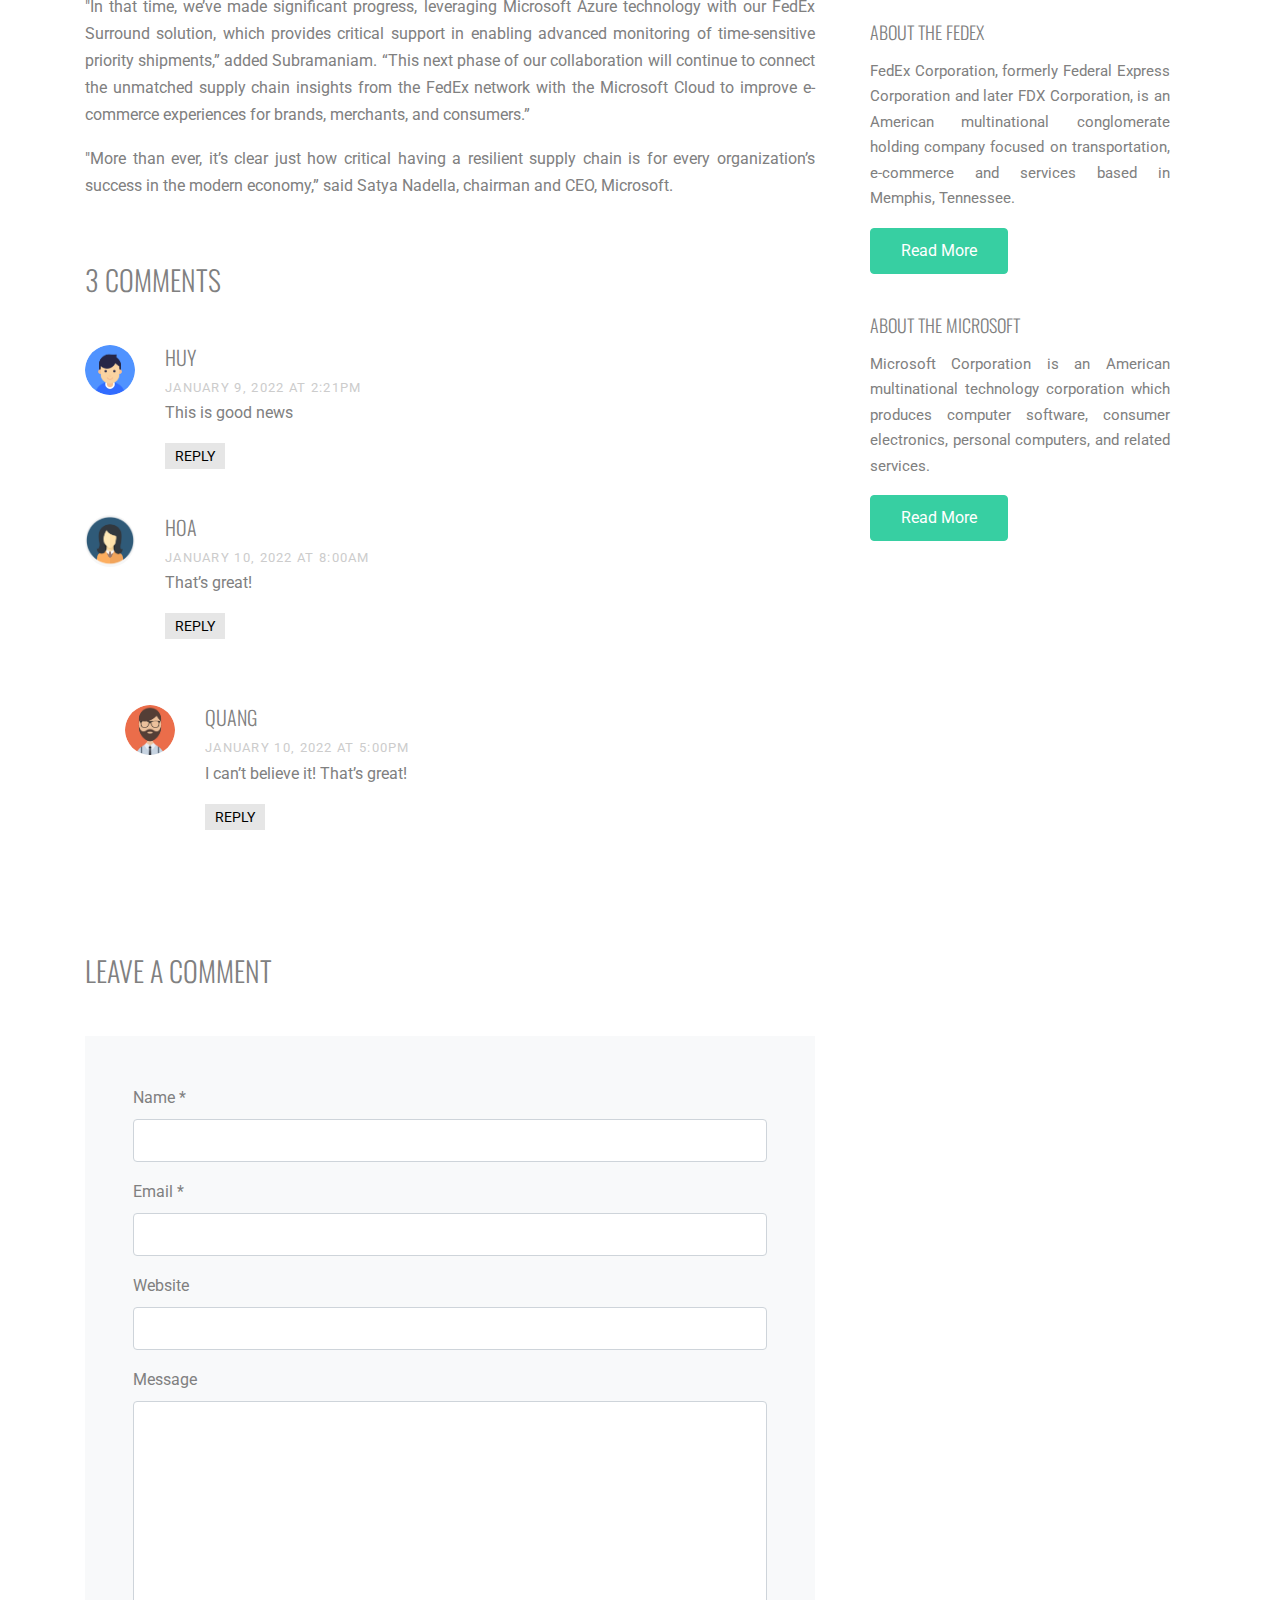
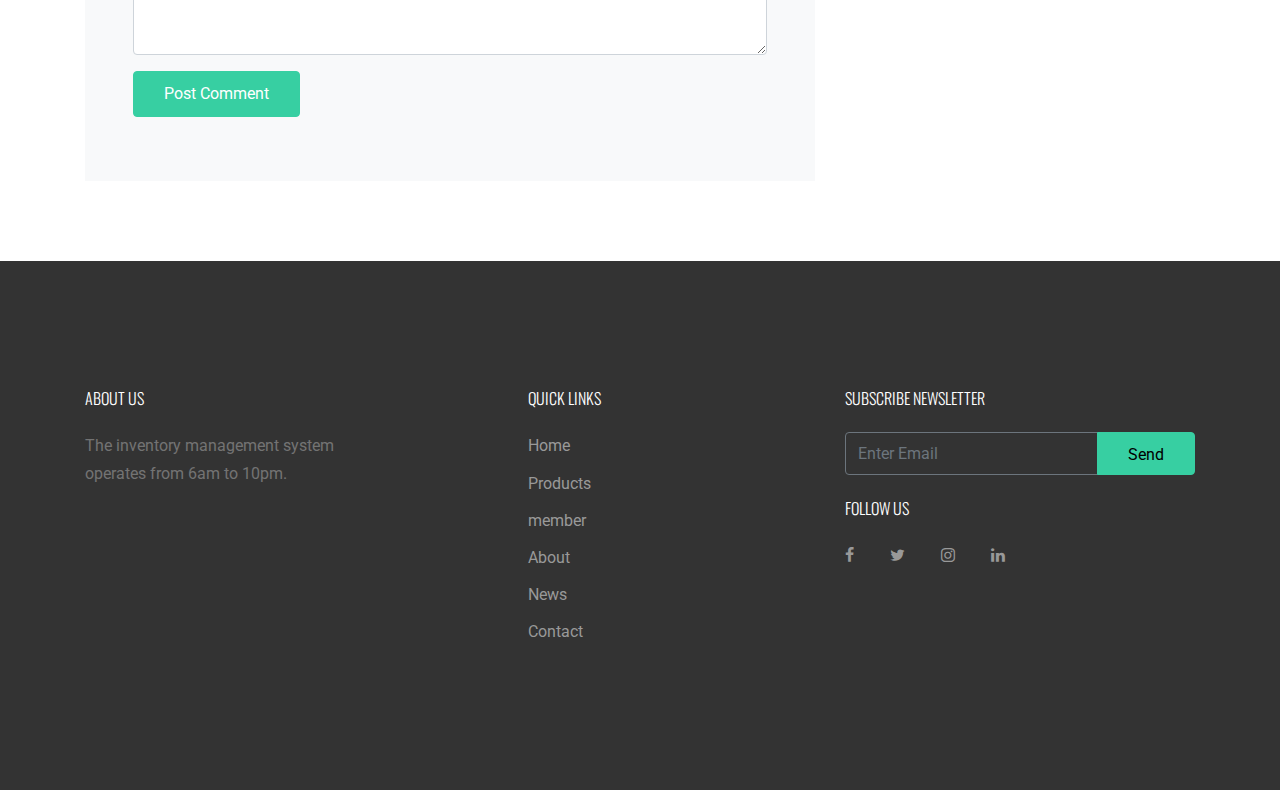
<file: single.html>
<!DOCTYPE html>
<html lang="en">
  <head>
    <title>Inventory &mdash; Inventory management system </title>
    <meta charset="utf-8">
    <meta name="viewport" content="width=device-width, initial-scale=1, shrink-to-fit=no">
    
    <meta name="description" content="" />
    <meta name="keywords" content="" />
    <meta name="author" content="phuc" />

    <link rel="shortcut icon" href="i.png">

    <link href="https://fonts.googleapis.com/css?family=Roboto:300,400,900|Oswald:300,400,700" rel="stylesheet">
    <link rel="stylesheet" href="fonts/icomoon/style.css">

    <link rel="stylesheet" href="css/bootstrap.min.css">
    <link rel="stylesheet" href="css/jquery-ui.css">
    <link rel="stylesheet" href="css/owl.carousel.min.css">
    <link rel="stylesheet" href="css/owl.theme.default.min.css">
    <link rel="stylesheet" href="css/owl.theme.default.min.css">

    <link rel="stylesheet" href="css/jquery.fancybox.min.css">

    <link rel="stylesheet" href="css/bootstrap-datepicker.css">

    <link rel="stylesheet" href="fonts/flaticon/font/flaticon.css">

    <link rel="stylesheet" href="css/aos.css">

    <link rel="stylesheet" href="css/style.css">
    
  </head>
  <body data-spy="scroll" data-target=".site-navbar-target" data-offset="300">
  
  <div class="site-wrap">

    <div class="site-mobile-menu site-navbar-target">
      <div class="site-mobile-menu-header">
        <div class="site-mobile-menu-close mt-3">
          <span class="icon-close2 js-menu-toggle"></span>
        </div>
      </div>
      <div class="site-mobile-menu-body"></div>
    </div>
   
    
    <header class="site-navbar py-4 js-sticky-header site-navbar-target" role="banner">

      <div class="container">
        <div class="row align-items-center">
          
          <div class="col-6 col-xl-2">
            <h1 class="mb-0 site-logo m-0 p-0"><a href="index.html" class="mb-0">Inventory</a></h1>
          </div>

          <div class="col-12 col-md-10 d-none d-xl-block">
            <nav class="site-navigation position-relative text-right" role="navigation">

              <ul class="site-menu main-menu js-clone-nav mr-auto d-none d-lg-block">
                <li><a href="index.html#home-section" class="nav-link">Home</a></li>
                <li><a href="index.html#Products-section" class="nav-link ">Products</a></li>
                <li><a href="index.html#member-section" class="nav-link">member</a></li>
                <li><a href="index.html#about-section" class="nav-link">About</a></li>
                <li><a href="index.html#news-section" class="nav-link active">News</a></li>
                <li><a href="index.html#contact-section" class="nav-link">Contact</a></li>
              </ul>
            </nav>
          </div>


          <div class="col-6 d-inline-block d-xl-none ml-md-0 py-3"><a href="#" class="site-menu-toggle js-menu-toggle text-white float-right"><span class="icon-menu h3"></span></a></div>

        </div>
      </div>
      
    </header>

    
    <div class="site-blocks-cover overlay" style="background-image: url(images/hero_7.jpg);" data-aos="fade">
      <div class="container">
        <div class="row align-items-center justify-content-center">

          
              <div class="col-md-12 mt-lg-5 text-center">
                <h1>FedEx and Microsoft</h1>
                <p class="post-meta">FedEx and Microsoft Move to Next Phase to ‘Transform Commerce Ecosystem’</p>
                <p class="post-meta">January 10 at 6PM ET </p>
              </div>
            
        </div>
      </div>
    </div>  
    <section class="site-section" style="text-align: justify;">
      <div class="container">
        <div class="row">
          <div class="col-md-8 blog-content">
            <p class="lead">FedEx Corp. and Microsoft Corp. have teamed up once again as part of their multi-year collaboration to “transform commerce, supply chains and logistics,” this time introducing a cross-platform “logistics-as–a-service” offering for retailers, merchants and brands. </p>
            <p>FedEx Corp. and Microsoft Corp. have teamed up once again as part of their multi-year collaboration to “transform commerce, supply chains and logistics,” this time introducing a cross-platform “logistics-as–a-service” offering for retailers, merchants and brands.</p>
            <p>The new service will leverage Microsoft Dynamics 365 to analyze FedEx’s network — through which 17 million packages pass everyday — using AI and machine learning to gather insights that will “deliver improved customer experiences.”</p>
            <p>According to the companies, using this service, brands can create an omnichannel order management application that integrates with existing enterprise resource planning (ERP) and customer relationship management (CRM) systems to “better fulfill, ship, and service customer orders while easily integrating with their existing e-commerce platforms.” </p>
            <p>Among the benefits are near real-time delivery status, more cost-effective delivery, frictionless returns, printerless QR codes, optimized fulfillment, and more, the companies report. </p>
            <p>Raj Subramaniam, president and COO of FedEx Corp., said this latest move is part of a two-year mission with Microsoft to “transform the commerce ecosystem.”</p>
            <p>"In that time, we’ve made significant progress, leveraging Microsoft Azure technology with our FedEx Surround solution, which provides critical support in enabling advanced monitoring of time-sensitive priority shipments,” added Subramaniam. “This next phase of our collaboration will continue to connect the unmatched supply chain insights from the FedEx network with the Microsoft Cloud to improve e-commerce experiences for brands, merchants, and consumers.”</p>
            <p>"More than ever, it’s clear just how critical having a resilient supply chain is for every organization’s success in the modern economy,” said Satya Nadella, chairman and CEO, Microsoft.</p>

            <div class="pt-5">
              <h3 class="mb-5">3 Comments</h3>
              <ul class="comment-list">
                <li class="comment">
                  <div class="vcard bio">
                    <img src="images/icon-1.png" alt="Image placeholder">
                  </div>
                  <div class="comment-body">
                    <h3>Huy</h3>
                    <div class="meta">January 9, 2022 at 2:21pm</div>
                    <p>This is good news</p>
                    <p><a href="#" class="reply">Reply</a></p>
                  </div>
                </li>

                <li class="comment">
                  <div class="vcard bio">
                    <img src="images/icon-2.png" alt="Image placeholder">
                  </div>
                  <div class="comment-body">
                    <h3>Hoa</h3>
                    <div class="meta">January 10, 2022 at 8:00am</div>
                    <p>That’s great!</p>
                    <p><a href="#" class="reply">Reply</a></p>
                  </div>

                  <ul class="children">
                    <li class="comment">
                      <div class="vcard bio">
                        <img src="images/icon-3.png" alt="Image placeholder">
                      </div>
                      <div class="comment-body">
                        <h3>Quang</h3>
                        <div class="meta">January 10, 2022 at 5:00pm</div>
                        <p>I can’t believe it! That’s great!</p>
                        <p><a href="#" class="reply">Reply</a></p>
                      </div>
                    </li>
                  </ul>
                </li>
              </ul>
              <!-- END comment-list -->
              
              <div class="comment-form-wrap pt-5">
                <h3 class="mb-5">Leave a comment</h3>
                <form action="#" class="p-5 bg-light">
                  <div class="form-group">
                    <label for="name">Name *</label>
                    <input type="text" class="form-control" id="name">
                  </div>
                  <div class="form-group">
                    <label for="email">Email *</label>
                    <input type="email" class="form-control" id="email">
                  </div>
                  <div class="form-group">
                    <label for="website">Website</label>
                    <input type="url" class="form-control" id="website">
                  </div>

                  <div class="form-group">
                    <label for="message">Message</label>
                    <textarea name="" id="message" cols="30" rows="10" class="form-control"></textarea>
                  </div>
                  <div class="form-group">
                    <input type="submit" value="Post Comment" class="btn btn-primary">
                  </div>

                </form>
              </div>
            </div>

          </div>
          <div class="col-md-4 sidebar">
            <div class="sidebar-box">
              <form action="#" class="search-form">
                <div class="form-group">
                  <span class="icon fa fa-search"></span>
                  <input type="text" class="form-control" placeholder="Type a keyword and hit enter">
                </div>
              </form>
            </div>
            <div class="sidebar-box">
              <div class="categories">
                <h3>Categories</h3>
                <li><a href="#">Inventory Management <span>(10)</span></a></li>
                <li><a href="#">Big Data <span>(5)</span></a></li>
                <li><a href="#">Data Management <span>(15)</span></a></li>
                <li><a href="#">Lastest Retail News <span>(2)</span></a></li>
              </div>
            </div>
            <div class="sidebar-box">
              <img src="images/person_4.jpg" alt="Image placeholder" class="img-fluid mb-4">
              <h3>About The FedEx</h3>
              <p>FedEx Corporation, formerly Federal Express Corporation and later FDX Corporation, is an American multinational conglomerate holding company focused on transportation, e-commerce and services based in Memphis, Tennessee.</p>
              <p><a href="#" class="btn btn-primary btn-sm">Read More</a></p><br>
              <h3>About The Microsoft</h3>
              <p>Microsoft Corporation is an American multinational technology corporation which produces computer software, consumer electronics, personal computers, and related services.</p>
              <p><a href="#" class="btn btn-primary btn-sm">Read More</a></p>
            </div>
            
          </div>
        </div>
      </div>
    </section>

    
    <footer class="site-footer">
      <div class="container">
        <div class="row">
          <div class="col-md-8">
            <div class="row">
              <div class="col-md-5">
                <h2 class="footer-heading mb-4">About Us</h2>
                <p>The inventory management system operates from 6am to 10pm.</p>
              </div>
              <div class="col-md-3 mx-auto">
                <h2 class="footer-heading mb-4">Quick Links</h2>
                <ul class="list-unstyled">
                  <li><a href="index.html#home-section">Home</a></li>
                  <li><a href="index.html#Products-section">Products</a></li>
                  <li><a href="index.html#member-section">member</a></li>
                  <li><a href="index.html#about-section">About</a></li>
                  <li><a href="index.html#news-section">News</a></li>
                  <li><a href="index.html#contact-section">Contact</a></li>
                </ul>
              </div>
              
            </div>
          </div>
          <div class="col-md-4">
            <div class="mb-4">
              <h2 class="footer-heading mb-4">Subscribe Newsletter</h2>
            <form action="#" method="post" class="footer-subscribe">
              <div class="input-group mb-3">
                <input type="text" class="form-control border-secondary text-white bg-transparent" placeholder="Enter Email" aria-label="Enter Email" aria-describedby="button-addon2">
                <div class="input-group-append">
                  <button class="btn btn-primary text-black" type="button" id="button-addon2">Send</button>
                </div>
              </div>
            </form>  
            </div>
            
            <div class="">
              <h2 class="footer-heading mb-4">Follow Us</h2>
                <a href="#" class="pl-0 pr-3"><span class="icon-facebook"></span></a>
                <a href="#" class="pl-3 pr-3"><span class="icon-twitter"></span></a>
                <a href="#" class="pl-3 pr-3"><span class="icon-instagram"></span></a>
                <a href="#" class="pl-3 pr-3"><span class="icon-linkedin"></span></a>
            </div>
          </div>
        </div>
      </div>
    </footer>

  </div> <!-- .site-wrap -->

  <a href="#top" class="gototop"><span class="icon-angle-double-up"></span></a> 

  <script src="js/jquery-3.3.1.min.js"></script>
  <script src="js/jquery-ui.js"></script>
  <script src="js/popper.min.js"></script>
  <script src="js/bootstrap.min.js"></script>
  <script src="js/owl.carousel.min.js"></script>
  <script src="js/jquery.countdown.min.js"></script>
  <script src="js/bootstrap-datepicker.min.js"></script>
  <script src="js/jquery.easing.1.3.js"></script>
  <script src="js/aos.js"></script>
  <script src="js/jquery.fancybox.min.js"></script>
  <script src="js/jquery.sticky.js"></script>

  
  <script src="js/main.js"></script>
    
  </body>
</html>
</file>
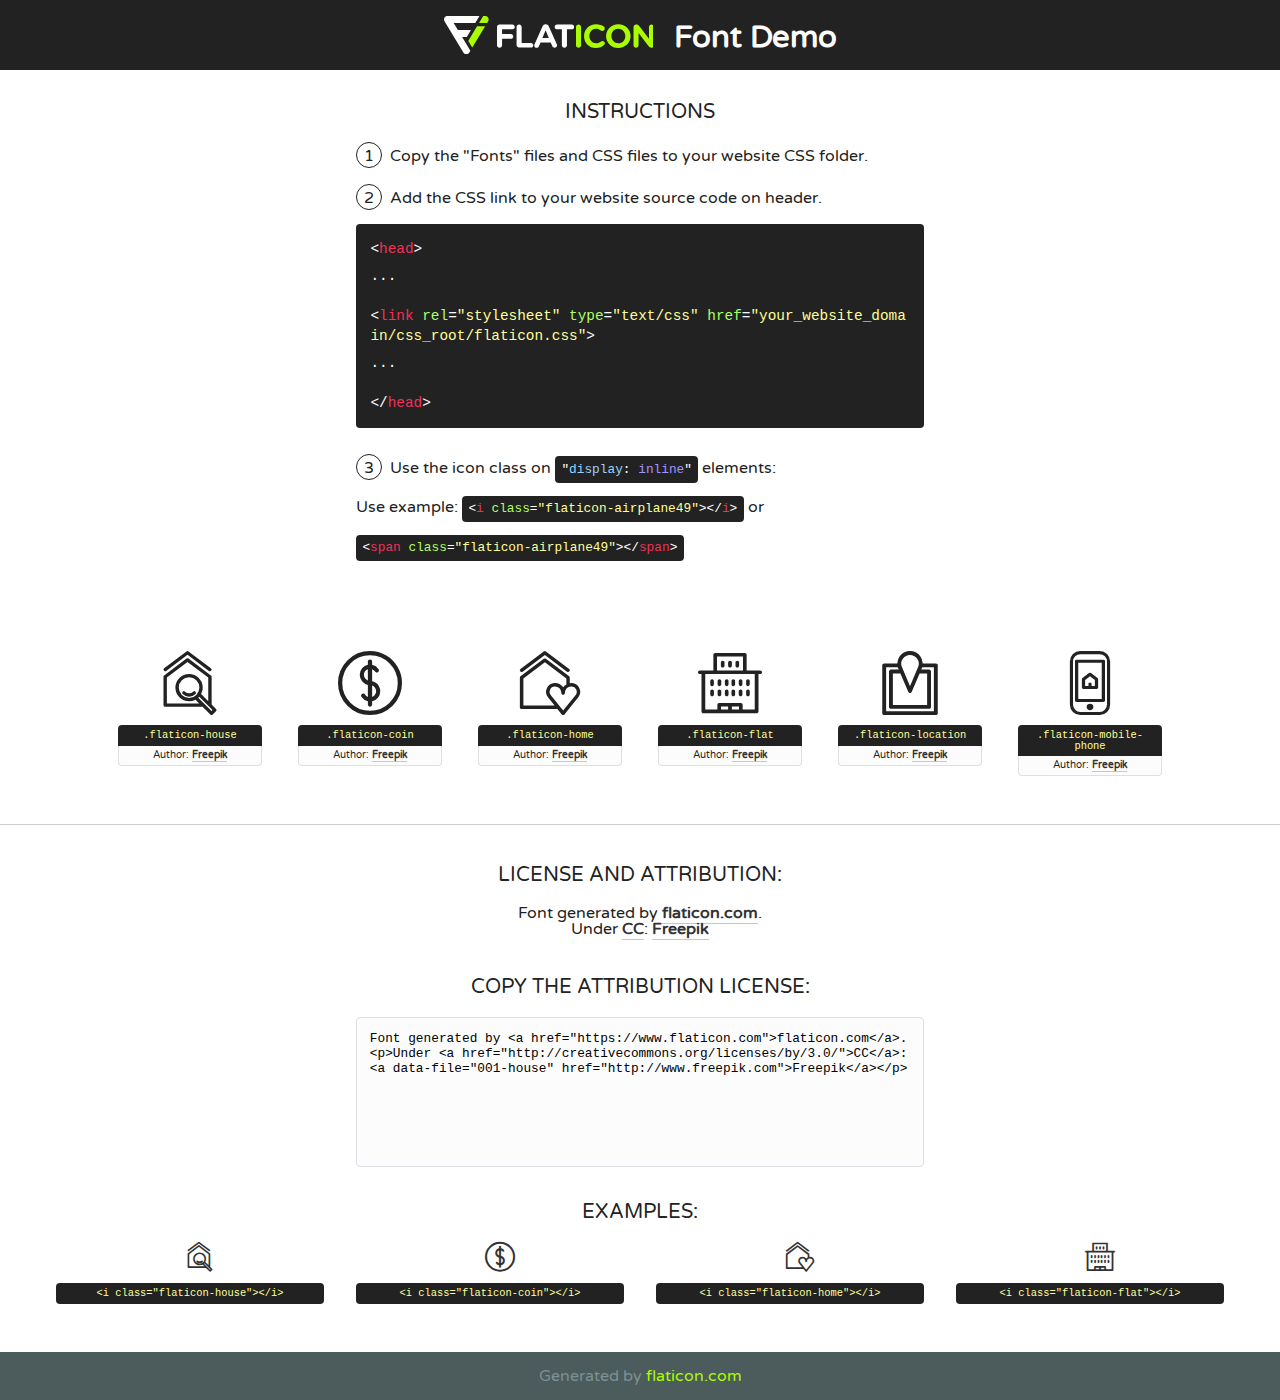
<file: fonts/flaticon/font/flaticon.html>
<!DOCTYPE html>
<!--
  Flaticon icon font: Flaticon
  Creation date: 28/03/2019 08:10
-->
<html>
<!DOCTYPE html>
<html>

<head>
    <title>Flaticon WebFont</title>
    <link href="http://fonts.googleapis.com/css?family=Varela+Round" rel="stylesheet" type="text/css" />
    <link rel="stylesheet" type="text/css" href="flaticon.css">
    <meta charset="UTF-8">
    <style>
    html, body, div, span, applet, object, iframe,
    h1, h2, h3, h4, h5, h6, p, blockquote, pre,
    a, abbr, acronym, address, big, cite, code,
    del, dfn, em, img, ins, kbd, q, s, samp,
    small, strike, strong, sub, sup, tt, var,
    b, u, i, center,
    dl, dt, dd, ol, ul, li,
    fieldset, form, label, legend,
    table, caption, tbody, tfoot, thead, tr, th, td,
    article, aside, canvas, details, embed, 
    figure, figcaption, footer, header, hgroup, 
    menu, nav, output, ruby, section, summary,
    time, mark, audio, video {
        margin: 0;
        padding: 0;
        border: 0;
        font-size: 100%;
        font: inherit;
        vertical-align: baseline;
    }
    /* HTML5 display-role reset for older browsers */
    article, aside, details, figcaption, figure, 
    footer, header, hgroup, menu, nav, section {
        display: block;
    }
    body {
        line-height: 1;
    }
    ol, ul {
        list-style: none;
    }
    blockquote, q {
        quotes: none;
    }
    blockquote:before, blockquote:after,
    q:before, q:after {
        content: '';
        content: none;
    }
    table {
        border-collapse: collapse;
        border-spacing: 0;
    }
    body {
        font-family: 'Varela Round', Helvetica, Arial, sans-serif;
        font-size: 16px;
        color: #222;
    }
    a {
        color: #333;
        border-bottom: 1px solid #a9fd00;
        font-weight: bold;
        text-decoration: none;
    }
    * {
        -moz-box-sizing: border-box;
        -webkit-box-sizing: border-box;
        box-sizing: border-box;
        margin: 0;
        padding: 0;
    }
    [class^="flaticon-"]:before, [class*=" flaticon-"]:before, [class^="flaticon-"]:after, [class*=" flaticon-"]:after {
        font-family: Flaticon;
        font-size: 30px;
        font-style: normal;
        margin-left: 20px;
        color: #333;
    }
    .wrapper {
        max-width: 600px;
        margin: auto;
        padding: 0 1em;
    }
    .title {
        font-size: 1.25em;
        text-align: center;
        margin-bottom: 1em;
        text-transform: uppercase;
    }
    header {
        text-align: center;
        background-color: #222;
        color: #fff;
        padding: 1em;
    }
    header .logo {
        width: 210px;
        height: 38px;
        display: inline-block;
        vertical-align: middle;
        margin-right: 1em;
        border: none;
    }
    header strong {
        font-size: 1.95em;
        font-weight: bold;
        vertical-align: middle;
        margin-top: 5px;
        display: inline-block;
    }
    .demo {
        margin: 2em auto;
        line-height: 1.25em;
    }
    .demo ul li {
        margin-bottom: 1em;
    }
    .demo ul li .num {
        color: #222;
        border-radius: 20px;
        display: inline-block;
        width: 26px;
        padding: 3px;
        height: 26px;
        text-align: center;
        margin-right: 0.5em;
        border: 1px solid #222;
    }
    .demo ul li code {
        background-color: #222;
        border-radius: 4px;
        padding: 0.25em 0.5em;
        display: inline-block;
        color: #fff;
        font-family: Consolas,Monaco,Lucida Console,Liberation Mono,DejaVu Sans Mono,Bitstream Vera Sans Mono,Courier New, monospace;
        font-weight: lighter;
        margin-top: 1em;
        font-size: 0.8em;
        word-break: break-all;
    }
    .demo ul li code.big {
        padding: 1em;
        font-size: 0.9em;
    }
    .demo ul li code .red {
        color: #EF3159;
    }
    .demo ul li code .green {
        color: #ACFF65;
    }
    .demo ul li code .yellow {
        color: #FFFF99;
    }
    .demo ul li code .blue {
        color: #99D3FF;
    }
    .demo ul li code .purple {
        color: #A295FF;
    }
    .demo ul li code .dots {
        margin-top: 0.5em;
        display: block;
    }
    #glyphs {
        border-bottom: 1px solid #ccc;
        padding: 2em 0;
        text-align: center;
    }
    .glyph {
        display: inline-block;
        width: 9em;
        margin: 1em;
        text-align: center;
        vertical-align: top;
        background: #FFF;
    }
    .glyph .glyph-icon {
        padding: 10px;
        display: block;
        font-family:"Flaticon";
        font-size: 64px;
        line-height: 1;
    }
    .glyph .glyph-icon:before {
        font-size: 64px;
        color: #222;
        margin-left: 0;
    }
    .class-name {
        font-size: 0.65em;
        background-color: #222;
        color: #fff;
        border-radius: 4px 4px 0 0;
        padding: 0.5em;
        color: #FFFF99;
        font-family: Consolas,Monaco,Lucida Console,Liberation Mono,DejaVu Sans Mono,Bitstream Vera Sans Mono,Courier New, monospace;
    }
    .author-name {
        font-size: 0.6em;
        background-color: #fcfcfd;
        border: 1px solid #DEDEE4;
        border-top: 0;
        border-radius: 0 0 4px 4px;
        padding: 0.5em;
    }
    .class-name:last-child {
        font-size: 10px;
        color:#888;
    }
    .class-name:last-child a {
        font-size: 10px;
        color:#555;
    }
    .class-name:last-child a:hover {
        color:#a9fd00;
    }
    .glyph > input {
        display: block;
        width: 100px;
        margin: 5px auto;
        text-align: center;
        font-size: 12px;
        cursor: text;
    }
    .glyph > input.icon-input {
        font-family:"Flaticon";
        font-size: 16px;
        margin-bottom: 10px;
    }
    .attribution .title {
        margin-top: 2em;
    }
    .attribution textarea {
        background-color: #fcfcfd;
        padding: 1em;
        border: none;
        box-shadow: none;
        border: 1px solid #DEDEE4;
        border-radius: 4px;
        resize: none;
        width: 100%;
        height: 150px;
        font-size: 0.8em;
        font-family: Consolas,Monaco,Lucida Console,Liberation Mono,DejaVu Sans Mono,Bitstream Vera Sans Mono,Courier New, monospace;
        -webkit-appearance: none;
    }
    .iconsuse {
        margin: 2em auto;
        text-align: center;
        max-width: 1200px;
    }
    .iconsuse:after {
        content: '';
        display: table;
        clear: both;
    }
    .iconsuse .image {
        float: left;
        width: 25%;
        padding: 0 1em;
    }
    .iconsuse .image p {
        margin-bottom: 1em;
    }
    .iconsuse .image span {
        display: block;
        font-size: 0.65em;
        background-color: #222;
        color: #fff;
        border-radius: 4px;
        padding: 0.5em;
        color: #FFFF99;
        margin-top: 1em;
        font-family: Consolas,Monaco,Lucida Console,Liberation Mono,DejaVu Sans Mono,Bitstream Vera Sans Mono,Courier New, monospace;
    }
    #footer {
        text-align: center;
        background-color: #4C5B5C;
        color: #7c9192;
        padding: 1em;
    }
    #footer a {
        border: none;
        color: #a9fd00;
        font-weight: normal;
    }
    @media (max-width: 960px) {
        .iconsuse .image {
            width: 50%;
        }
    }
    @media (max-width: 560px) {
        .iconsuse .image {
            width: 100%;
        }
    }
    </style>
</head>

<body class="characters-off">

    <header>
        <a href="https://www.flaticon.com" target="_blank" class="logo">
            <svg version="1.1" xmlns="http://www.w3.org/2000/svg" xmlns:xlink="http://www.w3.org/1999/xlink" xmlns:a="http://ns.adobe.com/AdobeSVGViewerExtensions/3.0/" viewBox="0 0 560.875 102.036" enable-background="new 0 0 560.875 102.036" xml:space="preserve">
                <defs>
                </defs>
                <g>
                    <g class="letters">
                        <path fill="#ffffff" d="M141.596,29.675c0-3.777,2.985-6.767,6.764-6.767h34.438c3.426,0,6.15,2.728,6.15,6.15
                        c0,3.43-2.724,6.149-6.15,6.149h-27.674v13.091h23.719c3.429,0,6.151,2.724,6.151,6.15c0,3.43-2.723,6.149-6.151,6.149h-23.719
                        v17.574c0,3.773-2.986,6.761-6.764,6.761c-3.779,0-6.764-2.989-6.764-6.761V29.675z"></path>
                        <path fill="#ffffff" d="M193.844,29.149c0-3.781,2.985-6.767,6.764-6.767c3.776,0,6.763,2.985,6.763,6.767v42.957h25.039
                        c3.426,0,6.149,2.726,6.149,6.153c0,3.425-2.723,6.15-6.149,6.15h-31.802c-3.779,0-6.764-2.986-6.764-6.768V29.149z"></path>
                        <path fill="#ffffff" d="M241.891,75.71l21.438-48.407c1.492-3.341,4.215-5.357,7.906-5.357h0.792
                        c3.686,0,6.323,2.017,7.815,5.357l21.439,48.407c0.436,0.967,0.701,1.845,0.701,2.723c0,3.602-2.809,6.501-6.414,6.501
                        c-3.161,0-5.269-1.845-6.499-4.655l-4.132-9.661h-27.059l-4.301,10.102c-1.144,2.631-3.426,4.214-6.237,4.214
                        c-3.517,0-6.24-2.81-6.24-6.325C241.1,77.64,241.451,76.677,241.891,75.71z M279.932,58.666l-8.521-20.297l-8.526,20.297H279.932
                        z"></path>
                        <path fill="#ffffff" d="M314.864,35.387H301.86c-3.429,0-6.239-2.813-6.239-6.238c0-3.429,2.811-6.24,6.239-6.24h39.533
                        c3.426,0,6.237,2.811,6.237,6.24c0,3.425-2.811,6.238-6.237,6.238h-13.001v42.785c0,3.773-2.99,6.761-6.764,6.761
                        c-3.779,0-6.764-2.989-6.764-6.761V35.387z"></path>
                        <path fill="#A9FD00" d="M352.615,29.149c0-3.781,2.985-6.767,6.767-6.767c3.774,0,6.761,2.985,6.761,6.767v49.024
                        c0,3.773-2.987,6.761-6.761,6.761c-3.781,0-6.767-2.989-6.767-6.761V29.149z"></path>
                        <path fill="#A9FD00" d="M374.132,53.836v-0.179c0-17.481,13.178-31.801,32.065-31.801c9.22,0,15.459,2.458,20.557,6.238
                        c1.402,1.054,2.637,2.985,2.637,5.357c0,3.692-2.985,6.59-6.681,6.59c-1.845,0-3.071-0.702-4.044-1.319
                        c-3.776-2.813-7.729-4.393-12.562-4.393c-10.364,0-17.831,8.611-17.831,19.154v0.173c0,10.542,7.291,19.329,17.831,19.329
                        c5.715,0,9.492-1.756,13.359-4.834c1.049-0.874,2.458-1.491,4.039-1.491c3.429,0,6.325,2.813,6.325,6.236
                        c0,2.106-1.056,3.78-2.282,4.834c-5.539,4.834-12.036,7.733-21.878,7.733C387.572,85.464,374.132,71.493,374.132,53.836z"></path>
                        <path fill="#A9FD00" d="M433.009,53.836v-0.179c0-17.481,13.79-31.801,32.766-31.801c18.981,0,32.592,14.143,32.592,31.628v0.173
                        c0,17.483-13.785,31.807-32.769,31.807C446.625,85.464,433.009,71.32,433.009,53.836z M484.224,53.836v-0.179
                        c0-10.539-7.725-19.326-18.626-19.326c-10.893,0-18.449,8.611-18.449,19.154v0.173c0,10.542,7.73,19.329,18.626,19.329
                        C476.676,72.986,484.224,64.378,484.224,53.836z"></path>
                        <path fill="#A9FD00" d="M506.233,29.321c0-3.774,2.99-6.763,6.767-6.763h1.401c3.252,0,5.183,1.583,7.029,3.953l26.093,34.265
                        V29.059c0-3.692,2.99-6.677,6.681-6.677c3.683,0,6.671,2.985,6.671,6.677v48.934c0,3.78-2.987,6.765-6.764,6.765h-0.436
                        c-3.257,0-5.188-1.581-7.034-3.953l-27.056-35.492v32.944c0,3.687-2.985,6.676-6.678,6.676c-3.683,0-6.673-2.989-6.673-6.676
                        V29.321z"></path>
                    </g>
                    <g class="insignia">
                        <path fill="#ffffff" d="M48.372,56.137h12.517l11.156-18.537H37.186L25.688,18.539h57.825L94.668,0H9.271
                        C5.925,0,2.842,1.801,1.198,4.716c-1.644,2.907-1.593,6.482,0.134,9.343l50.38,83.501c1.678,2.781,4.689,4.476,7.938,4.476
                        c3.246,0,6.257-1.695,7.935-4.476l2.898-4.804L48.372,56.137z"></path>
                        <g class="i">
                            <path fill="#A9FD00" d="M93.575,18.539h0.031v0.004l21.652,0.004l2.705-4.488c1.727-2.861,1.778-6.436,0.133-9.343
                            C116.454,1.801,113.371,0,110.026,0h-5.294L93.575,18.539z"></path>
                            <polygon fill="#A9FD00" points="88.291,27.356 64.725,66.486 75.519,84.404 109.942,27.356"></polygon>
                        </g>
                    </g>
                </g>
            </svg>
        </a>
        <strong>Font Demo</strong>
    </header>


    <section class="demo wrapper">

        <p class="title">Instructions</p>

        <ul>
            <li>
                <span class="num">1</span>Copy the "Fonts" files and CSS files to your website CSS folder.
            </li>
            <li>
                <span class="num">2</span>Add the CSS link to your website source code on header.
                <code class="big">
                    &lt;<span class="red">head</span>&gt;
                    <br/><span class="dots">...</span>
                    <br/>&lt;<span class="red">link</span> <span class="green">rel</span>=<span class="yellow">"stylesheet"</span> <span class="green">type</span>=<span class="yellow">"text/css"</span> <span class="green">href</span>=<span class="yellow">"your_website_domain/css_root/flaticon.css"</span>&gt;
                    <br/><span class="dots">...</span>
                    <br/>&lt;/<span class="red">head</span>&gt;
                </code>
            </li>

            <li>
                <p>
                    <span class="num">3</span>Use the icon class on <code>"<span class="blue">display</span>:<span class="purple"> inline</span>"</code> elements:
                    <br />
                    Use example: <code>&lt;<span class="red">i</span> <span class="green">class</span>=<span class="yellow">&quot;flaticon-airplane49&quot;</span>&gt;&lt;/<span class="red">i</span>&gt;</code> or <code>&lt;<span class="red">span</span> <span class="green">class</span>=<span class="yellow">&quot;flaticon-airplane49&quot;</span>&gt;&lt;/<span class="red">span</span>&gt;</code>
            </li>
        </ul>

    </section>




   <section id="glyphs">          
    
      
        <div class="glyph"><div class="glyph-icon flaticon-house"></div>
            <div class="class-name">.flaticon-house</div>
            <div class="author-name">Author: <a data-file="001-house" href="http://www.freepik.com">Freepik</a> </div> 
        </div>        
        
        <div class="glyph"><div class="glyph-icon flaticon-coin"></div>
            <div class="class-name">.flaticon-coin</div>
            <div class="author-name">Author: <a data-file="002-coin" href="http://www.freepik.com">Freepik</a> </div> 
        </div>        
        
        <div class="glyph"><div class="glyph-icon flaticon-home"></div>
            <div class="class-name">.flaticon-home</div>
            <div class="author-name">Author: <a data-file="003-home" href="http://www.freepik.com">Freepik</a> </div> 
        </div>        
        
        <div class="glyph"><div class="glyph-icon flaticon-flat"></div>
            <div class="class-name">.flaticon-flat</div>
            <div class="author-name">Author: <a data-file="004-flat" href="http://www.freepik.com">Freepik</a> </div> 
        </div>        
        
        <div class="glyph"><div class="glyph-icon flaticon-location"></div>
            <div class="class-name">.flaticon-location</div>
            <div class="author-name">Author: <a data-file="005-location" href="http://www.freepik.com">Freepik</a> </div> 
        </div>        
        
        <div class="glyph"><div class="glyph-icon flaticon-mobile-phone"></div>
            <div class="class-name">.flaticon-mobile-phone</div>
            <div class="author-name">Author: <a data-file="006-mobile-phone" href="http://www.freepik.com">Freepik</a> </div> 
        </div>        
        

    </section>



    <section class="attribution wrapper"   style="text-align:center;">

      <div class="title">License and attribution:</div><div class="attrDiv">Font generated by <a href="https://www.flaticon.com">flaticon.com</a>. <div><p>Under <a href="http://creativecommons.org/licenses/by/3.0/">CC</a>: <a data-file="001-house" href="http://www.freepik.com">Freepik</a></p>  </div>
      </div>
      <div class="title">Copy the Attribution License:</div>

    <textarea onclick="this.focus();this.select();">Font generated by &lt;a href=&quot;https://www.flaticon.com&quot;&gt;flaticon.com&lt;/a&gt;. <p>Under <a href="http://creativecommons.org/licenses/by/3.0/">CC</a>: <a data-file="001-house" href="http://www.freepik.com">Freepik</a></p>  
     </textarea>

    </section>

    <section class="iconsuse">

          <div class="title">Examples:</div>            
             
            <div class="image">
                <p>
                    <i class="glyph-icon flaticon-house"></i> 
                    <span>&lt;i class=&quot;flaticon-house&quot;&gt;&lt;/i&gt;</span>
                </p>
            </div>
            
            <div class="image">
                <p>
                    <i class="glyph-icon flaticon-coin"></i> 
                    <span>&lt;i class=&quot;flaticon-coin&quot;&gt;&lt;/i&gt;</span>
                </p>
            </div>
            
            <div class="image">
                <p>
                    <i class="glyph-icon flaticon-home"></i> 
                    <span>&lt;i class=&quot;flaticon-home&quot;&gt;&lt;/i&gt;</span>
                </p>
            </div>
            
            <div class="image">
                <p>
                    <i class="glyph-icon flaticon-flat"></i> 
                    <span>&lt;i class=&quot;flaticon-flat&quot;&gt;&lt;/i&gt;</span>
                </p>
            </div>
                       
        </div>
                            
    </section>

<div id="footer">
    <div>Generated by <a href="https://www.flaticon.com">flaticon.com</a>
    </div>
</div>



</body>
</html>
</file>
<file: fonts/icomoon/style.css>
@font-face {
  font-family: 'icomoon';
  src:  url('fonts/icomoon.eot?10si43');
  src:  url('fonts/icomoon.eot?10si43#iefix') format('embedded-opentype'),
    url('fonts/icomoon.ttf?10si43') format('truetype'),
    url('fonts/icomoon.woff?10si43') format('woff'),
    url('fonts/icomoon.svg?10si43#icomoon') format('svg');
  font-weight: normal;
  font-style: normal;
}

[class^="icon-"], [class*=" icon-"] {
  /* use !important to prevent issues with browser extensions that change fonts */
  font-family: 'icomoon' !important;
  speak: none;
  font-style: normal;
  font-weight: normal;
  font-variant: normal;
  text-transform: none;
  line-height: 1;

  /* Better Font Rendering =========== */
  -webkit-font-smoothing: antialiased;
  -moz-osx-font-smoothing: grayscale;
}

.icon-asterisk:before {
  content: "\f069";
}
.icon-plus:before {
  content: "\f067";
}
.icon-question:before {
  content: "\f128";
}
.icon-minus:before {
  content: "\f068";
}
.icon-glass:before {
  content: "\f000";
}
.icon-music:before {
  content: "\f001";
}
.icon-search:before {
  content: "\f002";
}
.icon-envelope-o:before {
  content: "\f003";
}
.icon-heart:before {
  content: "\f004";
}
.icon-star:before {
  content: "\f005";
}
.icon-star-o:before {
  content: "\f006";
}
.icon-user:before {
  content: "\f007";
}
.icon-film:before {
  content: "\f008";
}
.icon-th-large:before {
  content: "\f009";
}
.icon-th:before {
  content: "\f00a";
}
.icon-th-list:before {
  content: "\f00b";
}
.icon-check:before {
  content: "\f00c";
}
.icon-close:before {
  content: "\f00d";
}
.icon-remove:before {
  content: "\f00d";
}
.icon-times:before {
  content: "\f00d";
}
.icon-search-plus:before {
  content: "\f00e";
}
.icon-search-minus:before {
  content: "\f010";
}
.icon-power-off:before {
  content: "\f011";
}
.icon-signal:before {
  content: "\f012";
}
.icon-cog:before {
  content: "\f013";
}
.icon-gear:before {
  content: "\f013";
}
.icon-trash-o:before {
  content: "\f014";
}
.icon-home:before {
  content: "\f015";
}
.icon-file-o:before {
  content: "\f016";
}
.icon-clock-o:before {
  content: "\f017";
}
.icon-road:before {
  content: "\f018";
}
.icon-download:before {
  content: "\f019";
}
.icon-arrow-circle-o-down:before {
  content: "\f01a";
}
.icon-arrow-circle-o-up:before {
  content: "\f01b";
}
.icon-inbox:before {
  content: "\f01c";
}
.icon-play-circle-o:before {
  content: "\f01d";
}
.icon-repeat:before {
  content: "\f01e";
}
.icon-rotate-right:before {
  content: "\f01e";
}
.icon-refresh:before {
  content: "\f021";
}
.icon-list-alt:before {
  content: "\f022";
}
.icon-lock:before {
  content: "\f023";
}
.icon-flag:before {
  content: "\f024";
}
.icon-headphones:before {
  content: "\f025";
}
.icon-volume-off:before {
  content: "\f026";
}
.icon-volume-down:before {
  content: "\f027";
}
.icon-volume-up:before {
  content: "\f028";
}
.icon-qrcode:before {
  content: "\f029";
}
.icon-barcode:before {
  content: "\f02a";
}
.icon-tag:before {
  content: "\f02b";
}
.icon-tags:before {
  content: "\f02c";
}
.icon-book:before {
  content: "\f02d";
}
.icon-bookmark:before {
  content: "\f02e";
}
.icon-print:before {
  content: "\f02f";
}
.icon-camera:before {
  content: "\f030";
}
.icon-font:before {
  content: "\f031";
}
.icon-bold:before {
  content: "\f032";
}
.icon-italic:before {
  content: "\f033";
}
.icon-text-height:before {
  content: "\f034";
}
.icon-text-width:before {
  content: "\f035";
}
.icon-align-left:before {
  content: "\f036";
}
.icon-align-center:before {
  content: "\f037";
}
.icon-align-right:before {
  content: "\f038";
}
.icon-align-justify:before {
  content: "\f039";
}
.icon-list:before {
  content: "\f03a";
}
.icon-dedent:before {
  content: "\f03b";
}
.icon-outdent:before {
  content: "\f03b";
}
.icon-indent:before {
  content: "\f03c";
}
.icon-video-camera:before {
  content: "\f03d";
}
.icon-image:before {
  content: "\f03e";
}
.icon-photo:before {
  content: "\f03e";
}
.icon-picture-o:before {
  content: "\f03e";
}
.icon-pencil:before {
  content: "\f040";
}
.icon-map-marker:before {
  content: "\f041";
}
.icon-adjust:before {
  content: "\f042";
}
.icon-tint:before {
  content: "\f043";
}
.icon-edit:before {
  content: "\f044";
}
.icon-pencil-square-o:before {
  content: "\f044";
}
.icon-share-square-o:before {
  content: "\f045";
}
.icon-check-square-o:before {
  content: "\f046";
}
.icon-arrows:before {
  content: "\f047";
}
.icon-step-backward:before {
  content: "\f048";
}
.icon-fast-backward:before {
  content: "\f049";
}
.icon-backward:before {
  content: "\f04a";
}
.icon-play:before {
  content: "\f04b";
}
.icon-pause:before {
  content: "\f04c";
}
.icon-stop:before {
  content: "\f04d";
}
.icon-forward:before {
  content: "\f04e";
}
.icon-fast-forward:before {
  content: "\f050";
}
.icon-step-forward:before {
  content: "\f051";
}
.icon-eject:before {
  content: "\f052";
}
.icon-chevron-left:before {
  content: "\f053";
}
.icon-chevron-right:before {
  content: "\f054";
}
.icon-plus-circle:before {
  content: "\f055";
}
.icon-minus-circle:before {
  content: "\f056";
}
.icon-times-circle:before {
  content: "\f057";
}
.icon-check-circle:before {
  content: "\f058";
}
.icon-question-circle:before {
  content: "\f059";
}
.icon-info-circle:before {
  content: "\f05a";
}
.icon-crosshairs:before {
  content: "\f05b";
}
.icon-times-circle-o:before {
  content: "\f05c";
}
.icon-check-circle-o:before {
  content: "\f05d";
}
.icon-ban:before {
  content: "\f05e";
}
.icon-arrow-left:before {
  content: "\f060";
}
.icon-arrow-right:before {
  content: "\f061";
}
.icon-arrow-up:before {
  content: "\f062";
}
.icon-arrow-down:before {
  content: "\f063";
}
.icon-mail-forward:before {
  content: "\f064";
}
.icon-share:before {
  content: "\f064";
}
.icon-expand:before {
  content: "\f065";
}
.icon-compress:before {
  content: "\f066";
}
.icon-exclamation-circle:before {
  content: "\f06a";
}
.icon-gift:before {
  content: "\f06b";
}
.icon-leaf:before {
  content: "\f06c";
}
.icon-fire:before {
  content: "\f06d";
}
.icon-eye:before {
  content: "\f06e";
}
.icon-eye-slash:before {
  content: "\f070";
}
.icon-exclamation-triangle:before {
  content: "\f071";
}
.icon-warning:before {
  content: "\f071";
}
.icon-plane:before {
  content: "\f072";
}
.icon-calendar:before {
  content: "\f073";
}
.icon-random:before {
  content: "\f074";
}
.icon-comment:before {
  content: "\f075";
}
.icon-magnet:before {
  content: "\f076";
}
.icon-chevron-up:before {
  content: "\f077";
}
.icon-chevron-down:before {
  content: "\f078";
}
.icon-retweet:before {
  content: "\f079";
}
.icon-shopping-cart:before {
  content: "\f07a";
}
.icon-folder:before {
  content: "\f07b";
}
.icon-folder-open:before {
  content: "\f07c";
}
.icon-arrows-v:before {
  content: "\f07d";
}
.icon-arrows-h:before {
  content: "\f07e";
}
.icon-bar-chart:before {
  content: "\f080";
}
.icon-bar-chart-o:before {
  content: "\f080";
}
.icon-twitter-square:before {
  content: "\f081";
}
.icon-facebook-square:before {
  content: "\f082";
}
.icon-camera-retro:before {
  content: "\f083";
}
.icon-key:before {
  content: "\f084";
}
.icon-cogs:before {
  content: "\f085";
}
.icon-gears:before {
  content: "\f085";
}
.icon-comments:before {
  content: "\f086";
}
.icon-thumbs-o-up:before {
  content: "\f087";
}
.icon-thumbs-o-down:before {
  content: "\f088";
}
.icon-star-half:before {
  content: "\f089";
}
.icon-heart-o:before {
  content: "\f08a";
}
.icon-sign-out:before {
  content: "\f08b";
}
.icon-linkedin-square:before {
  content: "\f08c";
}
.icon-thumb-tack:before {
  content: "\f08d";
}
.icon-external-link:before {
  content: "\f08e";
}
.icon-sign-in:before {
  content: "\f090";
}
.icon-trophy:before {
  content: "\f091";
}
.icon-github-square:before {
  content: "\f092";
}
.icon-upload:before {
  content: "\f093";
}
.icon-lemon-o:before {
  content: "\f094";
}
.icon-phone:before {
  content: "\f095";
}
.icon-square-o:before {
  content: "\f096";
}
.icon-bookmark-o:before {
  content: "\f097";
}
.icon-phone-square:before {
  content: "\f098";
}
.icon-twitter:before {
  content: "\f099";
}
.icon-facebook:before {
  content: "\f09a";
}
.icon-facebook-f:before {
  content: "\f09a";
}
.icon-github:before {
  content: "\f09b";
}
.icon-unlock:before {
  content: "\f09c";
}
.icon-credit-card:before {
  content: "\f09d";
}
.icon-feed:before {
  content: "\f09e";
}
.icon-rss:before {
  content: "\f09e";
}
.icon-hdd-o:before {
  content: "\f0a0";
}
.icon-bullhorn:before {
  content: "\f0a1";
}
.icon-bell-o:before {
  content: "\f0a2";
}
.icon-certificate:before {
  content: "\f0a3";
}
.icon-hand-o-right:before {
  content: "\f0a4";
}
.icon-hand-o-left:before {
  content: "\f0a5";
}
.icon-hand-o-up:before {
  content: "\f0a6";
}
.icon-hand-o-down:before {
  content: "\f0a7";
}
.icon-arrow-circle-left:before {
  content: "\f0a8";
}
.icon-arrow-circle-right:before {
  content: "\f0a9";
}
.icon-arrow-circle-up:before {
  content: "\f0aa";
}
.icon-arrow-circle-down:before {
  content: "\f0ab";
}
.icon-globe:before {
  content: "\f0ac";
}
.icon-wrench:before {
  content: "\f0ad";
}
.icon-tasks:before {
  content: "\f0ae";
}
.icon-filter:before {
  content: "\f0b0";
}
.icon-briefcase:before {
  content: "\f0b1";
}
.icon-arrows-alt:before {
  content: "\f0b2";
}
.icon-group:before {
  content: "\f0c0";
}
.icon-users:before {
  content: "\f0c0";
}
.icon-chain:before {
  content: "\f0c1";
}
.icon-link:before {
  content: "\f0c1";
}
.icon-cloud:before {
  content: "\f0c2";
}
.icon-flask:before {
  content: "\f0c3";
}
.icon-cut:before {
  content: "\f0c4";
}
.icon-scissors:before {
  content: "\f0c4";
}
.icon-copy:before {
  content: "\f0c5";
}
.icon-files-o:before {
  content: "\f0c5";
}
.icon-paperclip:before {
  content: "\f0c6";
}
.icon-floppy-o:before {
  content: "\f0c7";
}
.icon-save:before {
  content: "\f0c7";
}
.icon-square:before {
  content: "\f0c8";
}
.icon-bars:before {
  content: "\f0c9";
}
.icon-navicon:before {
  content: "\f0c9";
}
.icon-reorder:before {
  content: "\f0c9";
}
.icon-list-ul:before {
  content: "\f0ca";
}
.icon-list-ol:before {
  content: "\f0cb";
}
.icon-strikethrough:before {
  content: "\f0cc";
}
.icon-underline:before {
  content: "\f0cd";
}
.icon-table:before {
  content: "\f0ce";
}
.icon-magic:before {
  content: "\f0d0";
}
.icon-truck:before {
  content: "\f0d1";
}
.icon-pinterest:before {
  content: "\f0d2";
}
.icon-pinterest-square:before {
  content: "\f0d3";
}
.icon-google-plus-square:before {
  content: "\f0d4";
}
.icon-google-plus:before {
  content: "\f0d5";
}
.icon-money:before {
  content: "\f0d6";
}
.icon-caret-down:before {
  content: "\f0d7";
}
.icon-caret-up:before {
  content: "\f0d8";
}
.icon-caret-left:before {
  content: "\f0d9";
}
.icon-caret-right:before {
  content: "\f0da";
}
.icon-columns:before {
  content: "\f0db";
}
.icon-sort:before {
  content: "\f0dc";
}
.icon-unsorted:before {
  content: "\f0dc";
}
.icon-sort-desc:before {
  content: "\f0dd";
}
.icon-sort-down:before {
  content: "\f0dd";
}
.icon-sort-asc:before {
  content: "\f0de";
}
.icon-sort-up:before {
  content: "\f0de";
}
.icon-envelope:before {
  content: "\f0e0";
}
.icon-linkedin:before {
  content: "\f0e1";
}
.icon-rotate-left:before {
  content: "\f0e2";
}
.icon-undo:before {
  content: "\f0e2";
}
.icon-gavel:before {
  content: "\f0e3";
}
.icon-legal:before {
  content: "\f0e3";
}
.icon-dashboard:before {
  content: "\f0e4";
}
.icon-tachometer:before {
  content: "\f0e4";
}
.icon-comment-o:before {
  content: "\f0e5";
}
.icon-comments-o:before {
  content: "\f0e6";
}
.icon-bolt:before {
  content: "\f0e7";
}
.icon-flash:before {
  content: "\f0e7";
}
.icon-sitemap:before {
  content: "\f0e8";
}
.icon-umbrella:before {
  content: "\f0e9";
}
.icon-clipboard:before {
  content: "\f0ea";
}
.icon-paste:before {
  content: "\f0ea";
}
.icon-lightbulb-o:before {
  content: "\f0eb";
}
.icon-exchange:before {
  content: "\f0ec";
}
.icon-cloud-download:before {
  content: "\f0ed";
}
.icon-cloud-upload:before {
  content: "\f0ee";
}
.icon-user-md:before {
  content: "\f0f0";
}
.icon-stethoscope:before {
  content: "\f0f1";
}
.icon-suitcase:before {
  content: "\f0f2";
}
.icon-bell:before {
  content: "\f0f3";
}
.icon-coffee:before {
  content: "\f0f4";
}
.icon-cutlery:before {
  content: "\f0f5";
}
.icon-file-text-o:before {
  content: "\f0f6";
}
.icon-building-o:before {
  content: "\f0f7";
}
.icon-hospital-o:before {
  content: "\f0f8";
}
.icon-ambulance:before {
  content: "\f0f9";
}
.icon-medkit:before {
  content: "\f0fa";
}
.icon-fighter-jet:before {
  content: "\f0fb";
}
.icon-beer:before {
  content: "\f0fc";
}
.icon-h-square:before {
  content: "\f0fd";
}
.icon-plus-square:before {
  content: "\f0fe";
}
.icon-angle-double-left:before {
  content: "\f100";
}
.icon-angle-double-right:before {
  content: "\f101";
}
.icon-angle-double-up:before {
  content: "\f102";
}
.icon-angle-double-down:before {
  content: "\f103";
}
.icon-angle-left:before {
  content: "\f104";
}
.icon-angle-right:before {
  content: "\f105";
}
.icon-angle-up:before {
  content: "\f106";
}
.icon-angle-down:before {
  content: "\f107";
}
.icon-desktop:before {
  content: "\f108";
}
.icon-laptop:before {
  content: "\f109";
}
.icon-tablet:before {
  content: "\f10a";
}
.icon-mobile:before {
  content: "\f10b";
}
.icon-mobile-phone:before {
  content: "\f10b";
}
.icon-circle-o:before {
  content: "\f10c";
}
.icon-quote-left:before {
  content: "\f10d";
}
.icon-quote-right:before {
  content: "\f10e";
}
.icon-spinner:before {
  content: "\f110";
}
.icon-circle:before {
  content: "\f111";
}
.icon-mail-reply:before {
  content: "\f112";
}
.icon-reply:before {
  content: "\f112";
}
.icon-github-alt:before {
  content: "\f113";
}
.icon-folder-o:before {
  content: "\f114";
}
.icon-folder-open-o:before {
  content: "\f115";
}
.icon-smile-o:before {
  content: "\f118";
}
.icon-frown-o:before {
  content: "\f119";
}
.icon-meh-o:before {
  content: "\f11a";
}
.icon-gamepad:before {
  content: "\f11b";
}
.icon-keyboard-o:before {
  content: "\f11c";
}
.icon-flag-o:before {
  content: "\f11d";
}
.icon-flag-checkered:before {
  content: "\f11e";
}
.icon-terminal:before {
  content: "\f120";
}
.icon-code:before {
  content: "\f121";
}
.icon-mail-reply-all:before {
  content: "\f122";
}
.icon-reply-all:before {
  content: "\f122";
}
.icon-star-half-empty:before {
  content: "\f123";
}
.icon-star-half-full:before {
  content: "\f123";
}
.icon-star-half-o:before {
  content: "\f123";
}
.icon-location-arrow:before {
  content: "\f124";
}
.icon-crop:before {
  content: "\f125";
}
.icon-code-fork:before {
  content: "\f126";
}
.icon-chain-broken:before {
  content: "\f127";
}
.icon-unlink:before {
  content: "\f127";
}
.icon-info:before {
  content: "\f129";
}
.icon-exclamation:before {
  content: "\f12a";
}
.icon-superscript:before {
  content: "\f12b";
}
.icon-subscript:before {
  content: "\f12c";
}
.icon-eraser:before {
  content: "\f12d";
}
.icon-puzzle-piece:before {
  content: "\f12e";
}
.icon-microphone:before {
  content: "\f130";
}
.icon-microphone-slash:before {
  content: "\f131";
}
.icon-shield:before {
  content: "\f132";
}
.icon-calendar-o:before {
  content: "\f133";
}
.icon-fire-extinguisher:before {
  content: "\f134";
}
.icon-rocket:before {
  content: "\f135";
}
.icon-maxcdn:before {
  content: "\f136";
}
.icon-chevron-circle-left:before {
  content: "\f137";
}
.icon-chevron-circle-right:before {
  content: "\f138";
}
.icon-chevron-circle-up:before {
  content: "\f139";
}
.icon-chevron-circle-down:before {
  content: "\f13a";
}
.icon-html5:before {
  content: "\f13b";
}
.icon-css3:before {
  content: "\f13c";
}
.icon-anchor:before {
  content: "\f13d";
}
.icon-unlock-alt:before {
  content: "\f13e";
}
.icon-bullseye:before {
  content: "\f140";
}
.icon-ellipsis-h:before {
  content: "\f141";
}
.icon-ellipsis-v:before {
  content: "\f142";
}
.icon-rss-square:before {
  content: "\f143";
}
.icon-play-circle:before {
  content: "\f144";
}
.icon-ticket:before {
  content: "\f145";
}
.icon-minus-square:before {
  content: "\f146";
}
.icon-minus-square-o:before {
  content: "\f147";
}
.icon-level-up:before {
  content: "\f148";
}
.icon-level-down:before {
  content: "\f149";
}
.icon-check-square:before {
  content: "\f14a";
}
.icon-pencil-square:before {
  content: "\f14b";
}
.icon-external-link-square:before {
  content: "\f14c";
}
.icon-share-square:before {
  content: "\f14d";
}
.icon-compass:before {
  content: "\f14e";
}
.icon-caret-square-o-down:before {
  content: "\f150";
}
.icon-toggle-down:before {
  content: "\f150";
}
.icon-caret-square-o-up:before {
  content: "\f151";
}
.icon-toggle-up:before {
  content: "\f151";
}
.icon-caret-square-o-right:before {
  content: "\f152";
}
.icon-toggle-right:before {
  content: "\f152";
}
.icon-eur:before {
  content: "\f153";
}
.icon-euro:before {
  content: "\f153";
}
.icon-gbp:before {
  content: "\f154";
}
.icon-dollar:before {
  content: "\f155";
}
.icon-usd:before {
  content: "\f155";
}
.icon-inr:before {
  content: "\f156";
}
.icon-rupee:before {
  content: "\f156";
}
.icon-cny:before {
  content: "\f157";
}
.icon-jpy:before {
  content: "\f157";
}
.icon-rmb:before {
  content: "\f157";
}
.icon-yen:before {
  content: "\f157";
}
.icon-rouble:before {
  content: "\f158";
}
.icon-rub:before {
  content: "\f158";
}
.icon-ruble:before {
  content: "\f158";
}
.icon-krw:before {
  content: "\f159";
}
.icon-won:before {
  content: "\f159";
}
.icon-bitcoin:before {
  content: "\f15a";
}
.icon-btc:before {
  content: "\f15a";
}
.icon-file:before {
  content: "\f15b";
}
.icon-file-text:before {
  content: "\f15c";
}
.icon-sort-alpha-asc:before {
  content: "\f15d";
}
.icon-sort-alpha-desc:before {
  content: "\f15e";
}
.icon-sort-amount-asc:before {
  content: "\f160";
}
.icon-sort-amount-desc:before {
  content: "\f161";
}
.icon-sort-numeric-asc:before {
  content: "\f162";
}
.icon-sort-numeric-desc:before {
  content: "\f163";
}
.icon-thumbs-up:before {
  content: "\f164";
}
.icon-thumbs-down:before {
  content: "\f165";
}
.icon-youtube-square:before {
  content: "\f166";
}
.icon-youtube:before {
  content: "\f167";
}
.icon-xing:before {
  content: "\f168";
}
.icon-xing-square:before {
  content: "\f169";
}
.icon-youtube-play:before {
  content: "\f16a";
}
.icon-dropbox:before {
  content: "\f16b";
}
.icon-stack-overflow:before {
  content: "\f16c";
}
.icon-instagram:before {
  content: "\f16d";
}
.icon-flickr:before {
  content: "\f16e";
}
.icon-adn:before {
  content: "\f170";
}
.icon-bitbucket:before {
  content: "\f171";
}
.icon-bitbucket-square:before {
  content: "\f172";
}
.icon-tumblr:before {
  content: "\f173";
}
.icon-tumblr-square:before {
  content: "\f174";
}
.icon-long-arrow-down:before {
  content: "\f175";
}
.icon-long-arrow-up:before {
  content: "\f176";
}
.icon-long-arrow-left:before {
  content: "\f177";
}
.icon-long-arrow-right:before {
  content: "\f178";
}
.icon-apple:before {
  content: "\f179";
}
.icon-windows:before {
  content: "\f17a";
}
.icon-android:before {
  content: "\f17b";
}
.icon-linux:before {
  content: "\f17c";
}
.icon-dribbble:before {
  content: "\f17d";
}
.icon-skype:before {
  content: "\f17e";
}
.icon-foursquare:before {
  content: "\f180";
}
.icon-trello:before {
  content: "\f181";
}
.icon-female:before {
  content: "\f182";
}
.icon-male:before {
  content: "\f183";
}
.icon-gittip:before {
  content: "\f184";
}
.icon-gratipay:before {
  content: "\f184";
}
.icon-sun-o:before {
  content: "\f185";
}
.icon-moon-o:before {
  content: "\f186";
}
.icon-archive:before {
  content: "\f187";
}
.icon-bug:before {
  content: "\f188";
}
.icon-vk:before {
  content: "\f189";
}
.icon-weibo:before {
  content: "\f18a";
}
.icon-renren:before {
  content: "\f18b";
}
.icon-pagelines:before {
  content: "\f18c";
}
.icon-stack-exchange:before {
  content: "\f18d";
}
.icon-arrow-circle-o-right:before {
  content: "\f18e";
}
.icon-arrow-circle-o-left:before {
  content: "\f190";
}
.icon-caret-square-o-left:before {
  content: "\f191";
}
.icon-toggle-left:before {
  content: "\f191";
}
.icon-dot-circle-o:before {
  content: "\f192";
}
.icon-wheelchair:before {
  content: "\f193";
}
.icon-vimeo-square:before {
  content: "\f194";
}
.icon-try:before {
  content: "\f195";
}
.icon-turkish-lira:before {
  content: "\f195";
}
.icon-plus-square-o:before {
  content: "\f196";
}
.icon-space-shuttle:before {
  content: "\f197";
}
.icon-slack:before {
  content: "\f198";
}
.icon-envelope-square:before {
  content: "\f199";
}
.icon-wordpress:before {
  content: "\f19a";
}
.icon-openid:before {
  content: "\f19b";
}
.icon-bank:before {
  content: "\f19c";
}
.icon-institution:before {
  content: "\f19c";
}
.icon-university:before {
  content: "\f19c";
}
.icon-graduation-cap:before {
  content: "\f19d";
}
.icon-mortar-board:before {
  content: "\f19d";
}
.icon-yahoo:before {
  content: "\f19e";
}
.icon-google:before {
  content: "\f1a0";
}
.icon-reddit:before {
  content: "\f1a1";
}
.icon-reddit-square:before {
  content: "\f1a2";
}
.icon-stumbleupon-circle:before {
  content: "\f1a3";
}
.icon-stumbleupon:before {
  content: "\f1a4";
}
.icon-delicious:before {
  content: "\f1a5";
}
.icon-digg:before {
  content: "\f1a6";
}
.icon-pied-piper-pp:before {
  content: "\f1a7";
}
.icon-pied-piper-alt:before {
  content: "\f1a8";
}
.icon-drupal:before {
  content: "\f1a9";
}
.icon-joomla:before {
  content: "\f1aa";
}
.icon-language:before {
  content: "\f1ab";
}
.icon-fax:before {
  content: "\f1ac";
}
.icon-building:before {
  content: "\f1ad";
}
.icon-child:before {
  content: "\f1ae";
}
.icon-paw:before {
  content: "\f1b0";
}
.icon-spoon:before {
  content: "\f1b1";
}
.icon-cube:before {
  content: "\f1b2";
}
.icon-cubes:before {
  content: "\f1b3";
}
.icon-behance:before {
  content: "\f1b4";
}
.icon-behance-square:before {
  content: "\f1b5";
}
.icon-steam:before {
  content: "\f1b6";
}
.icon-steam-square:before {
  content: "\f1b7";
}
.icon-recycle:before {
  content: "\f1b8";
}
.icon-automobile:before {
  content: "\f1b9";
}
.icon-car:before {
  content: "\f1b9";
}
.icon-cab:before {
  content: "\f1ba";
}
.icon-taxi:before {
  content: "\f1ba";
}
.icon-tree:before {
  content: "\f1bb";
}
.icon-spotify:before {
  content: "\f1bc";
}
.icon-deviantart:before {
  content: "\f1bd";
}
.icon-soundcloud:before {
  content: "\f1be";
}
.icon-database:before {
  content: "\f1c0";
}
.icon-file-pdf-o:before {
  content: "\f1c1";
}
.icon-file-word-o:before {
  content: "\f1c2";
}
.icon-file-excel-o:before {
  content: "\f1c3";
}
.icon-file-powerpoint-o:before {
  content: "\f1c4";
}
.icon-file-image-o:before {
  content: "\f1c5";
}
.icon-file-photo-o:before {
  content: "\f1c5";
}
.icon-file-picture-o:before {
  content: "\f1c5";
}
.icon-file-archive-o:before {
  content: "\f1c6";
}
.icon-file-zip-o:before {
  content: "\f1c6";
}
.icon-file-audio-o:before {
  content: "\f1c7";
}
.icon-file-sound-o:before {
  content: "\f1c7";
}
.icon-file-movie-o:before {
  content: "\f1c8";
}
.icon-file-video-o:before {
  content: "\f1c8";
}
.icon-file-code-o:before {
  content: "\f1c9";
}
.icon-vine:before {
  content: "\f1ca";
}
.icon-codepen:before {
  content: "\f1cb";
}
.icon-jsfiddle:before {
  content: "\f1cc";
}
.icon-life-bouy:before {
  content: "\f1cd";
}
.icon-life-buoy:before {
  content: "\f1cd";
}
.icon-life-ring:before {
  content: "\f1cd";
}
.icon-life-saver:before {
  content: "\f1cd";
}
.icon-support:before {
  content: "\f1cd";
}
.icon-circle-o-notch:before {
  content: "\f1ce";
}
.icon-ra:before {
  content: "\f1d0";
}
.icon-rebel:before {
  content: "\f1d0";
}
.icon-resistance:before {
  content: "\f1d0";
}
.icon-empire:before {
  content: "\f1d1";
}
.icon-ge:before {
  content: "\f1d1";
}
.icon-git-square:before {
  content: "\f1d2";
}
.icon-git:before {
  content: "\f1d3";
}
.icon-hacker-news:before {
  content: "\f1d4";
}
.icon-y-combinator-square:before {
  content: "\f1d4";
}
.icon-yc-square:before {
  content: "\f1d4";
}
.icon-tencent-weibo:before {
  content: "\f1d5";
}
.icon-qq:before {
  content: "\f1d6";
}
.icon-wechat:before {
  content: "\f1d7";
}
.icon-weixin:before {
  content: "\f1d7";
}
.icon-paper-plane:before {
  content: "\f1d8";
}
.icon-send:before {
  content: "\f1d8";
}
.icon-paper-plane-o:before {
  content: "\f1d9";
}
.icon-send-o:before {
  content: "\f1d9";
}
.icon-history:before {
  content: "\f1da";
}
.icon-circle-thin:before {
  content: "\f1db";
}
.icon-header:before {
  content: "\f1dc";
}
.icon-paragraph:before {
  content: "\f1dd";
}
.icon-sliders:before {
  content: "\f1de";
}
.icon-share-alt:before {
  content: "\f1e0";
}
.icon-share-alt-square:before {
  content: "\f1e1";
}
.icon-bomb:before {
  content: "\f1e2";
}
.icon-futbol-o:before {
  content: "\f1e3";
}
.icon-soccer-ball-o:before {
  content: "\f1e3";
}
.icon-tty:before {
  content: "\f1e4";
}
.icon-binoculars:before {
  content: "\f1e5";
}
.icon-plug:before {
  content: "\f1e6";
}
.icon-slideshare:before {
  content: "\f1e7";
}
.icon-twitch:before {
  content: "\f1e8";
}
.icon-yelp:before {
  content: "\f1e9";
}
.icon-newspaper-o:before {
  content: "\f1ea";
}
.icon-wifi:before {
  content: "\f1eb";
}
.icon-calculator:before {
  content: "\f1ec";
}
.icon-paypal:before {
  content: "\f1ed";
}
.icon-google-wallet:before {
  content: "\f1ee";
}
.icon-cc-visa:before {
  content: "\f1f0";
}
.icon-cc-mastercard:before {
  content: "\f1f1";
}
.icon-cc-discover:before {
  content: "\f1f2";
}
.icon-cc-amex:before {
  content: "\f1f3";
}
.icon-cc-paypal:before {
  content: "\f1f4";
}
.icon-cc-stripe:before {
  content: "\f1f5";
}
.icon-bell-slash:before {
  content: "\f1f6";
}
.icon-bell-slash-o:before {
  content: "\f1f7";
}
.icon-trash:before {
  content: "\f1f8";
}
.icon-copyright:before {
  content: "\f1f9";
}
.icon-at:before {
  content: "\f1fa";
}
.icon-eyedropper:before {
  content: "\f1fb";
}
.icon-paint-brush:before {
  content: "\f1fc";
}
.icon-birthday-cake:before {
  content: "\f1fd";
}
.icon-area-chart:before {
  content: "\f1fe";
}
.icon-pie-chart:before {
  content: "\f200";
}
.icon-line-chart:before {
  content: "\f201";
}
.icon-lastfm:before {
  content: "\f202";
}
.icon-lastfm-square:before {
  content: "\f203";
}
.icon-toggle-off:before {
  content: "\f204";
}
.icon-toggle-on:before {
  content: "\f205";
}
.icon-bicycle:before {
  content: "\f206";
}
.icon-bus:before {
  content: "\f207";
}
.icon-ioxhost:before {
  content: "\f208";
}
.icon-angellist:before {
  content: "\f209";
}
.icon-cc:before {
  content: "\f20a";
}
.icon-ils:before {
  content: "\f20b";
}
.icon-shekel:before {
  content: "\f20b";
}
.icon-sheqel:before {
  content: "\f20b";
}
.icon-meanpath:before {
  content: "\f20c";
}
.icon-buysellads:before {
  content: "\f20d";
}
.icon-connectdevelop:before {
  content: "\f20e";
}
.icon-dashcube:before {
  content: "\f210";
}
.icon-forumbee:before {
  content: "\f211";
}
.icon-leanpub:before {
  content: "\f212";
}
.icon-sellsy:before {
  content: "\f213";
}
.icon-shirtsinbulk:before {
  content: "\f214";
}
.icon-simplybuilt:before {
  content: "\f215";
}
.icon-skyatlas:before {
  content: "\f216";
}
.icon-cart-plus:before {
  content: "\f217";
}
.icon-cart-arrow-down:before {
  content: "\f218";
}
.icon-diamond:before {
  content: "\f219";
}
.icon-ship:before {
  content: "\f21a";
}
.icon-user-secret:before {
  content: "\f21b";
}
.icon-motorcycle:before {
  content: "\f21c";
}
.icon-street-view:before {
  content: "\f21d";
}
.icon-heartbeat:before {
  content: "\f21e";
}
.icon-venus:before {
  content: "\f221";
}
.icon-mars:before {
  content: "\f222";
}
.icon-mercury:before {
  content: "\f223";
}
.icon-intersex:before {
  content: "\f224";
}
.icon-transgender:before {
  content: "\f224";
}
.icon-transgender-alt:before {
  content: "\f225";
}
.icon-venus-double:before {
  content: "\f226";
}
.icon-mars-double:before {
  content: "\f227";
}
.icon-venus-mars:before {
  content: "\f228";
}
.icon-mars-stroke:before {
  content: "\f229";
}
.icon-mars-stroke-v:before {
  content: "\f22a";
}
.icon-mars-stroke-h:before {
  content: "\f22b";
}
.icon-neuter:before {
  content: "\f22c";
}
.icon-genderless:before {
  content: "\f22d";
}
.icon-facebook-official:before {
  content: "\f230";
}
.icon-pinterest-p:before {
  content: "\f231";
}
.icon-whatsapp:before {
  content: "\f232";
}
.icon-server:before {
  content: "\f233";
}
.icon-user-plus:before {
  content: "\f234";
}
.icon-user-times:before {
  content: "\f235";
}
.icon-bed:before {
  content: "\f236";
}
.icon-hotel:before {
  content: "\f236";
}
.icon-viacoin:before {
  content: "\f237";
}
.icon-train:before {
  content: "\f238";
}
.icon-subway:before {
  content: "\f239";
}
.icon-medium:before {
  content: "\f23a";
}
.icon-y-combinator:before {
  content: "\f23b";
}
.icon-yc:before {
  content: "\f23b";
}
.icon-optin-monster:before {
  content: "\f23c";
}
.icon-opencart:before {
  content: "\f23d";
}
.icon-expeditedssl:before {
  content: "\f23e";
}
.icon-battery:before {
  content: "\f240";
}
.icon-battery-4:before {
  content: "\f240";
}
.icon-battery-full:before {
  content: "\f240";
}
.icon-battery-3:before {
  content: "\f241";
}
.icon-battery-three-quarters:before {
  content: "\f241";
}
.icon-battery-2:before {
  content: "\f242";
}
.icon-battery-half:before {
  content: "\f242";
}
.icon-battery-1:before {
  content: "\f243";
}
.icon-battery-quarter:before {
  content: "\f243";
}
.icon-battery-0:before {
  content: "\f244";
}
.icon-battery-empty:before {
  content: "\f244";
}
.icon-mouse-pointer:before {
  content: "\f245";
}
.icon-i-cursor:before {
  content: "\f246";
}
.icon-object-group:before {
  content: "\f247";
}
.icon-object-ungroup:before {
  content: "\f248";
}
.icon-sticky-note:before {
  content: "\f249";
}
.icon-sticky-note-o:before {
  content: "\f24a";
}
.icon-cc-jcb:before {
  content: "\f24b";
}
.icon-cc-diners-club:before {
  content: "\f24c";
}
.icon-clone:before {
  content: "\f24d";
}
.icon-balance-scale:before {
  content: "\f24e";
}
.icon-hourglass-o:before {
  content: "\f250";
}
.icon-hourglass-1:before {
  content: "\f251";
}
.icon-hourglass-start:before {
  content: "\f251";
}
.icon-hourglass-2:before {
  content: "\f252";
}
.icon-hourglass-half:before {
  content: "\f252";
}
.icon-hourglass-3:before {
  content: "\f253";
}
.icon-hourglass-end:before {
  content: "\f253";
}
.icon-hourglass:before {
  content: "\f254";
}
.icon-hand-grab-o:before {
  content: "\f255";
}
.icon-hand-rock-o:before {
  content: "\f255";
}
.icon-hand-paper-o:before {
  content: "\f256";
}
.icon-hand-stop-o:before {
  content: "\f256";
}
.icon-hand-scissors-o:before {
  content: "\f257";
}
.icon-hand-lizard-o:before {
  content: "\f258";
}
.icon-hand-spock-o:before {
  content: "\f259";
}
.icon-hand-pointer-o:before {
  content: "\f25a";
}
.icon-hand-peace-o:before {
  content: "\f25b";
}
.icon-trademark:before {
  content: "\f25c";
}
.icon-registered:before {
  content: "\f25d";
}
.icon-creative-commons:before {
  content: "\f25e";
}
.icon-gg:before {
  content: "\f260";
}
.icon-gg-circle:before {
  content: "\f261";
}
.icon-tripadvisor:before {
  content: "\f262";
}
.icon-odnoklassniki:before {
  content: "\f263";
}
.icon-odnoklassniki-square:before {
  content: "\f264";
}
.icon-get-pocket:before {
  content: "\f265";
}
.icon-wikipedia-w:before {
  content: "\f266";
}
.icon-safari:before {
  content: "\f267";
}
.icon-chrome:before {
  content: "\f268";
}
.icon-firefox:before {
  content: "\f269";
}
.icon-opera:before {
  content: "\f26a";
}
.icon-internet-explorer:before {
  content: "\f26b";
}
.icon-television:before {
  content: "\f26c";
}
.icon-tv:before {
  content: "\f26c";
}
.icon-contao:before {
  content: "\f26d";
}
.icon-500px:before {
  content: "\f26e";
}
.icon-amazon:before {
  content: "\f270";
}
.icon-calendar-plus-o:before {
  content: "\f271";
}
.icon-calendar-minus-o:before {
  content: "\f272";
}
.icon-calendar-times-o:before {
  content: "\f273";
}
.icon-calendar-check-o:before {
  content: "\f274";
}
.icon-industry:before {
  content: "\f275";
}
.icon-map-pin:before {
  content: "\f276";
}
.icon-map-signs:before {
  content: "\f277";
}
.icon-map-o:before {
  content: "\f278";
}
.icon-map:before {
  content: "\f279";
}
.icon-commenting:before {
  content: "\f27a";
}
.icon-commenting-o:before {
  content: "\f27b";
}
.icon-houzz:before {
  content: "\f27c";
}
.icon-vimeo:before {
  content: "\f27d";
}
.icon-black-tie:before {
  content: "\f27e";
}
.icon-fonticons:before {
  content: "\f280";
}
.icon-reddit-alien:before {
  content: "\f281";
}
.icon-edge:before {
  content: "\f282";
}
.icon-credit-card-alt:before {
  content: "\f283";
}
.icon-codiepie:before {
  content: "\f284";
}
.icon-modx:before {
  content: "\f285";
}
.icon-fort-awesome:before {
  content: "\f286";
}
.icon-usb:before {
  content: "\f287";
}
.icon-product-hunt:before {
  content: "\f288";
}
.icon-mixcloud:before {
  content: "\f289";
}
.icon-scribd:before {
  content: "\f28a";
}
.icon-pause-circle:before {
  content: "\f28b";
}
.icon-pause-circle-o:before {
  content: "\f28c";
}
.icon-stop-circle:before {
  content: "\f28d";
}
.icon-stop-circle-o:before {
  content: "\f28e";
}
.icon-shopping-bag:before {
  content: "\f290";
}
.icon-shopping-basket:before {
  content: "\f291";
}
.icon-hashtag:before {
  content: "\f292";
}
.icon-bluetooth:before {
  content: "\f293";
}
.icon-bluetooth-b:before {
  content: "\f294";
}
.icon-percent:before {
  content: "\f295";
}
.icon-gitlab:before {
  content: "\f296";
}
.icon-wpbeginner:before {
  content: "\f297";
}
.icon-wpforms:before {
  content: "\f298";
}
.icon-envira:before {
  content: "\f299";
}
.icon-universal-access:before {
  content: "\f29a";
}
.icon-wheelchair-alt:before {
  content: "\f29b";
}
.icon-question-circle-o:before {
  content: "\f29c";
}
.icon-blind:before {
  content: "\f29d";
}
.icon-audio-description:before {
  content: "\f29e";
}
.icon-volume-control-phone:before {
  content: "\f2a0";
}
.icon-braille:before {
  content: "\f2a1";
}
.icon-assistive-listening-systems:before {
  content: "\f2a2";
}
.icon-american-sign-language-interpreting:before {
  content: "\f2a3";
}
.icon-asl-interpreting:before {
  content: "\f2a3";
}
.icon-deaf:before {
  content: "\f2a4";
}
.icon-deafness:before {
  content: "\f2a4";
}
.icon-hard-of-hearing:before {
  content: "\f2a4";
}
.icon-glide:before {
  content: "\f2a5";
}
.icon-glide-g:before {
  content: "\f2a6";
}
.icon-sign-language:before {
  content: "\f2a7";
}
.icon-signing:before {
  content: "\f2a7";
}
.icon-low-vision:before {
  content: "\f2a8";
}
.icon-viadeo:before {
  content: "\f2a9";
}
.icon-viadeo-square:before {
  content: "\f2aa";
}
.icon-snapchat:before {
  content: "\f2ab";
}
.icon-snapchat-ghost:before {
  content: "\f2ac";
}
.icon-snapchat-square:before {
  content: "\f2ad";
}
.icon-pied-piper:before {
  content: "\f2ae";
}
.icon-first-order:before {
  content: "\f2b0";
}
.icon-yoast:before {
  content: "\f2b1";
}
.icon-themeisle:before {
  content: "\f2b2";
}
.icon-google-plus-circle:before {
  content: "\f2b3";
}
.icon-google-plus-official:before {
  content: "\f2b3";
}
.icon-fa:before {
  content: "\f2b4";
}
.icon-font-awesome:before {
  content: "\f2b4";
}
.icon-handshake-o:before {
  content: "\f2b5";
}
.icon-envelope-open:before {
  content: "\f2b6";
}
.icon-envelope-open-o:before {
  content: "\f2b7";
}
.icon-linode:before {
  content: "\f2b8";
}
.icon-address-book:before {
  content: "\f2b9";
}
.icon-address-book-o:before {
  content: "\f2ba";
}
.icon-address-card:before {
  content: "\f2bb";
}
.icon-vcard:before {
  content: "\f2bb";
}
.icon-address-card-o:before {
  content: "\f2bc";
}
.icon-vcard-o:before {
  content: "\f2bc";
}
.icon-user-circle:before {
  content: "\f2bd";
}
.icon-user-circle-o:before {
  content: "\f2be";
}
.icon-user-o:before {
  content: "\f2c0";
}
.icon-id-badge:before {
  content: "\f2c1";
}
.icon-drivers-license:before {
  content: "\f2c2";
}
.icon-id-card:before {
  content: "\f2c2";
}
.icon-drivers-license-o:before {
  content: "\f2c3";
}
.icon-id-card-o:before {
  content: "\f2c3";
}
.icon-quora:before {
  content: "\f2c4";
}
.icon-free-code-camp:before {
  content: "\f2c5";
}
.icon-telegram:before {
  content: "\f2c6";
}
.icon-thermometer:before {
  content: "\f2c7";
}
.icon-thermometer-4:before {
  content: "\f2c7";
}
.icon-thermometer-full:before {
  content: "\f2c7";
}
.icon-thermometer-3:before {
  content: "\f2c8";
}
.icon-thermometer-three-quarters:before {
  content: "\f2c8";
}
.icon-thermometer-2:before {
  content: "\f2c9";
}
.icon-thermometer-half:before {
  content: "\f2c9";
}
.icon-thermometer-1:before {
  content: "\f2ca";
}
.icon-thermometer-quarter:before {
  content: "\f2ca";
}
.icon-thermometer-0:before {
  content: "\f2cb";
}
.icon-thermometer-empty:before {
  content: "\f2cb";
}
.icon-shower:before {
  content: "\f2cc";
}
.icon-bath:before {
  content: "\f2cd";
}
.icon-bathtub:before {
  content: "\f2cd";
}
.icon-s15:before {
  content: "\f2cd";
}
.icon-podcast:before {
  content: "\f2ce";
}
.icon-window-maximize:before {
  content: "\f2d0";
}
.icon-window-minimize:before {
  content: "\f2d1";
}
.icon-window-restore:before {
  content: "\f2d2";
}
.icon-times-rectangle:before {
  content: "\f2d3";
}
.icon-window-close:before {
  content: "\f2d3";
}
.icon-times-rectangle-o:before {
  content: "\f2d4";
}
.icon-window-close-o:before {
  content: "\f2d4";
}
.icon-bandcamp:before {
  content: "\f2d5";
}
.icon-grav:before {
  content: "\f2d6";
}
.icon-etsy:before {
  content: "\f2d7";
}
.icon-imdb:before {
  content: "\f2d8";
}
.icon-ravelry:before {
  content: "\f2d9";
}
.icon-eercast:before {
  content: "\f2da";
}
.icon-microchip:before {
  content: "\f2db";
}
.icon-snowflake-o:before {
  content: "\f2dc";
}
.icon-superpowers:before {
  content: "\f2dd";
}
.icon-wpexplorer:before {
  content: "\f2de";
}
.icon-meetup:before {
  content: "\f2e0";
}
.icon-3d_rotation:before {
  content: "\e84d";
}
.icon-ac_unit:before {
  content: "\eb3b";
}
.icon-alarm:before {
  content: "\e855";
}
.icon-access_alarms:before {
  content: "\e191";
}
.icon-schedule:before {
  content: "\e8b5";
}
.icon-accessibility:before {
  content: "\e84e";
}
.icon-accessible:before {
  content: "\e914";
}
.icon-account_balance:before {
  content: "\e84f";
}
.icon-account_balance_wallet:before {
  content: "\e850";
}
.icon-account_box:before {
  content: "\e851";
}
.icon-account_circle:before {
  content: "\e853";
}
.icon-adb:before {
  content: "\e60e";
}
.icon-add:before {
  content: "\e145";
}
.icon-add_a_photo:before {
  content: "\e439";
}
.icon-alarm_add:before {
  content: "\e856";
}
.icon-add_alert:before {
  content: "\e003";
}
.icon-add_box:before {
  content: "\e146";
}
.icon-add_circle:before {
  content: "\e147";
}
.icon-control_point:before {
  content: "\e3ba";
}
.icon-add_location:before {
  content: "\e567";
}
.icon-add_shopping_cart:before {
  content: "\e854";
}
.icon-queue:before {
  content: "\e03c";
}
.icon-add_to_queue:before {
  content: "\e05c";
}
.icon-adjust2:before {
  content: "\e39e";
}
.icon-airline_seat_flat:before {
  content: "\e630";
}
.icon-airline_seat_flat_angled:before {
  content: "\e631";
}
.icon-airline_seat_individual_suite:before {
  content: "\e632";
}
.icon-airline_seat_legroom_extra:before {
  content: "\e633";
}
.icon-airline_seat_legroom_normal:before {
  content: "\e634";
}
.icon-airline_seat_legroom_reduced:before {
  content: "\e635";
}
.icon-airline_seat_recline_extra:before {
  content: "\e636";
}
.icon-airline_seat_recline_normal:before {
  content: "\e637";
}
.icon-flight:before {
  content: "\e539";
}
.icon-airplanemode_inactive:before {
  content: "\e194";
}
.icon-airplay:before {
  content: "\e055";
}
.icon-airport_shuttle:before {
  content: "\eb3c";
}
.icon-alarm_off:before {
  content: "\e857";
}
.icon-alarm_on:before {
  content: "\e858";
}
.icon-album:before {
  content: "\e019";
}
.icon-all_inclusive:before {
  content: "\eb3d";
}
.icon-all_out:before {
  content: "\e90b";
}
.icon-android2:before {
  content: "\e859";
}
.icon-announcement:before {
  content: "\e85a";
}
.icon-apps:before {
  content: "\e5c3";
}
.icon-archive2:before {
  content: "\e149";
}
.icon-arrow_back:before {
  content: "\e5c4";
}
.icon-arrow_downward:before {
  content: "\e5db";
}
.icon-arrow_drop_down:before {
  content: "\e5c5";
}
.icon-arrow_drop_down_circle:before {
  content: "\e5c6";
}
.icon-arrow_drop_up:before {
  content: "\e5c7";
}
.icon-arrow_forward:before {
  content: "\e5c8";
}
.icon-arrow_upward:before {
  content: "\e5d8";
}
.icon-art_track:before {
  content: "\e060";
}
.icon-aspect_ratio:before {
  content: "\e85b";
}
.icon-poll:before {
  content: "\e801";
}
.icon-assignment:before {
  content: "\e85d";
}
.icon-assignment_ind:before {
  content: "\e85e";
}
.icon-assignment_late:before {
  content: "\e85f";
}
.icon-assignment_return:before {
  content: "\e860";
}
.icon-assignment_returned:before {
  content: "\e861";
}
.icon-assignment_turned_in:before {
  content: "\e862";
}
.icon-assistant:before {
  content: "\e39f";
}
.icon-flag2:before {
  content: "\e153";
}
.icon-attach_file:before {
  content: "\e226";
}
.icon-attach_money:before {
  content: "\e227";
}
.icon-attachment:before {
  content: "\e2bc";
}
.icon-audiotrack:before {
  content: "\e3a1";
}
.icon-autorenew:before {
  content: "\e863";
}
.icon-av_timer:before {
  content: "\e01b";
}
.icon-backspace:before {
  content: "\e14a";
}
.icon-cloud_upload:before {
  content: "\e2c3";
}
.icon-battery_alert:before {
  content: "\e19c";
}
.icon-battery_charging_full:before {
  content: "\e1a3";
}
.icon-battery_std:before {
  content: "\e1a5";
}
.icon-battery_unknown:before {
  content: "\e1a6";
}
.icon-beach_access:before {
  content: "\eb3e";
}
.icon-beenhere:before {
  content: "\e52d";
}
.icon-block:before {
  content: "\e14b";
}
.icon-bluetooth2:before {
  content: "\e1a7";
}
.icon-bluetooth_searching:before {
  content: "\e1aa";
}
.icon-bluetooth_connected:before {
  content: "\e1a8";
}
.icon-bluetooth_disabled:before {
  content: "\e1a9";
}
.icon-blur_circular:before {
  content: "\e3a2";
}
.icon-blur_linear:before {
  content: "\e3a3";
}
.icon-blur_off:before {
  content: "\e3a4";
}
.icon-blur_on:before {
  content: "\e3a5";
}
.icon-class:before {
  content: "\e86e";
}
.icon-turned_in:before {
  content: "\e8e6";
}
.icon-turned_in_not:before {
  content: "\e8e7";
}
.icon-border_all:before {
  content: "\e228";
}
.icon-border_bottom:before {
  content: "\e229";
}
.icon-border_clear:before {
  content: "\e22a";
}
.icon-border_color:before {
  content: "\e22b";
}
.icon-border_horizontal:before {
  content: "\e22c";
}
.icon-border_inner:before {
  content: "\e22d";
}
.icon-border_left:before {
  content: "\e22e";
}
.icon-border_outer:before {
  content: "\e22f";
}
.icon-border_right:before {
  content: "\e230";
}
.icon-border_style:before {
  content: "\e231";
}
.icon-border_top:before {
  content: "\e232";
}
.icon-border_vertical:before {
  content: "\e233";
}
.icon-branding_watermark:before {
  content: "\e06b";
}
.icon-brightness_1:before {
  content: "\e3a6";
}
.icon-brightness_2:before {
  content: "\e3a7";
}
.icon-brightness_3:before {
  content: "\e3a8";
}
.icon-brightness_4:before {
  content: "\e3a9";
}
.icon-brightness_low:before {
  content: "\e1ad";
}
.icon-brightness_medium:before {
  content: "\e1ae";
}
.icon-brightness_high:before {
  content: "\e1ac";
}
.icon-brightness_auto:before {
  content: "\e1ab";
}
.icon-broken_image:before {
  content: "\e3ad";
}
.icon-brush:before {
  content: "\e3ae";
}
.icon-bubble_chart:before {
  content: "\e6dd";
}
.icon-bug_report:before {
  content: "\e868";
}
.icon-build:before {
  content: "\e869";
}
.icon-burst_mode:before {
  content: "\e43c";
}
.icon-domain:before {
  content: "\e7ee";
}
.icon-business_center:before {
  content: "\eb3f";
}
.icon-cached:before {
  content: "\e86a";
}
.icon-cake:before {
  content: "\e7e9";
}
.icon-phone2:before {
  content: "\e0cd";
}
.icon-call_end:before {
  content: "\e0b1";
}
.icon-call_made:before {
  content: "\e0b2";
}
.icon-merge_type:before {
  content: "\e252";
}
.icon-call_missed:before {
  content: "\e0b4";
}
.icon-call_missed_outgoing:before {
  content: "\e0e4";
}
.icon-call_received:before {
  content: "\e0b5";
}
.icon-call_split:before {
  content: "\e0b6";
}
.icon-call_to_action:before {
  content: "\e06c";
}
.icon-camera2:before {
  content: "\e3af";
}
.icon-photo_camera:before {
  content: "\e412";
}
.icon-camera_enhance:before {
  content: "\e8fc";
}
.icon-camera_front:before {
  content: "\e3b1";
}
.icon-camera_rear:before {
  content: "\e3b2";
}
.icon-camera_roll:before {
  content: "\e3b3";
}
.icon-cancel:before {
  content: "\e5c9";
}
.icon-redeem:before {
  content: "\e8b1";
}
.icon-card_membership:before {
  content: "\e8f7";
}
.icon-card_travel:before {
  content: "\e8f8";
}
.icon-casino:before {
  content: "\eb40";
}
.icon-cast:before {
  content: "\e307";
}
.icon-cast_connected:before {
  content: "\e308";
}
.icon-center_focus_strong:before {
  content: "\e3b4";
}
.icon-center_focus_weak:before {
  content: "\e3b5";
}
.icon-change_history:before {
  content: "\e86b";
}
.icon-chat:before {
  content: "\e0b7";
}
.icon-chat_bubble:before {
  content: "\e0ca";
}
.icon-chat_bubble_outline:before {
  content: "\e0cb";
}
.icon-check2:before {
  content: "\e5ca";
}
.icon-check_box:before {
  content: "\e834";
}
.icon-check_box_outline_blank:before {
  content: "\e835";
}
.icon-check_circle:before {
  content: "\e86c";
}
.icon-navigate_before:before {
  content: "\e408";
}
.icon-navigate_next:before {
  content: "\e409";
}
.icon-child_care:before {
  content: "\eb41";
}
.icon-child_friendly:before {
  content: "\eb42";
}
.icon-chrome_reader_mode:before {
  content: "\e86d";
}
.icon-close2:before {
  content: "\e5cd";
}
.icon-clear_all:before {
  content: "\e0b8";
}
.icon-closed_caption:before {
  content: "\e01c";
}
.icon-wb_cloudy:before {
  content: "\e42d";
}
.icon-cloud_circle:before {
  content: "\e2be";
}
.icon-cloud_done:before {
  content: "\e2bf";
}
.icon-cloud_download:before {
  content: "\e2c0";
}
.icon-cloud_off:before {
  content: "\e2c1";
}
.icon-cloud_queue:before {
  content: "\e2c2";
}
.icon-code2:before {
  content: "\e86f";
}
.icon-photo_library:before {
  content: "\e413";
}
.icon-collections_bookmark:before {
  content: "\e431";
}
.icon-palette:before {
  content: "\e40a";
}
.icon-colorize:before {
  content: "\e3b8";
}
.icon-comment2:before {
  content: "\e0b9";
}
.icon-compare:before {
  content: "\e3b9";
}
.icon-compare_arrows:before {
  content: "\e915";
}
.icon-laptop2:before {
  content: "\e31e";
}
.icon-confirmation_number:before {
  content: "\e638";
}
.icon-contact_mail:before {
  content: "\e0d0";
}
.icon-contact_phone:before {
  content: "\e0cf";
}
.icon-contacts:before {
  content: "\e0ba";
}
.icon-content_copy:before {
  content: "\e14d";
}
.icon-content_cut:before {
  content: "\e14e";
}
.icon-content_paste:before {
  content: "\e14f";
}
.icon-control_point_duplicate:before {
  content: "\e3bb";
}
.icon-copyright2:before {
  content: "\e90c";
}
.icon-mode_edit:before {
  content: "\e254";
}
.icon-create_new_folder:before {
  content: "\e2cc";
}
.icon-payment:before {
  content: "\e8a1";
}
.icon-crop2:before {
  content: "\e3be";
}
.icon-crop_16_9:before {
  content: "\e3bc";
}
.icon-crop_3_2:before {
  content: "\e3bd";
}
.icon-crop_landscape:before {
  content: "\e3c3";
}
.icon-crop_7_5:before {
  content: "\e3c0";
}
.icon-crop_din:before {
  content: "\e3c1";
}
.icon-crop_free:before {
  content: "\e3c2";
}
.icon-crop_original:before {
  content: "\e3c4";
}
.icon-crop_portrait:before {
  content: "\e3c5";
}
.icon-crop_rotate:before {
  content: "\e437";
}
.icon-crop_square:before {
  content: "\e3c6";
}
.icon-dashboard2:before {
  content: "\e871";
}
.icon-data_usage:before {
  content: "\e1af";
}
.icon-date_range:before {
  content: "\e916";
}
.icon-dehaze:before {
  content: "\e3c7";
}
.icon-delete:before {
  content: "\e872";
}
.icon-delete_forever:before {
  content: "\e92b";
}
.icon-delete_sweep:before {
  content: "\e16c";
}
.icon-description:before {
  content: "\e873";
}
.icon-desktop_mac:before {
  content: "\e30b";
}
.icon-desktop_windows:before {
  content: "\e30c";
}
.icon-details:before {
  content: "\e3c8";
}
.icon-developer_board:before {
  content: "\e30d";
}
.icon-developer_mode:before {
  content: "\e1b0";
}
.icon-device_hub:before {
  content: "\e335";
}
.icon-phonelink:before {
  content: "\e326";
}
.icon-devices_other:before {
  content: "\e337";
}
.icon-dialer_sip:before {
  content: "\e0bb";
}
.icon-dialpad:before {
  content: "\e0bc";
}
.icon-directions:before {
  content: "\e52e";
}
.icon-directions_bike:before {
  content: "\e52f";
}
.icon-directions_boat:before {
  content: "\e532";
}
.icon-directions_bus:before {
  content: "\e530";
}
.icon-directions_car:before {
  content: "\e531";
}
.icon-directions_railway:before {
  content: "\e534";
}
.icon-directions_run:before {
  content: "\e566";
}
.icon-directions_transit:before {
  content: "\e535";
}
.icon-directions_walk:before {
  content: "\e536";
}
.icon-disc_full:before {
  content: "\e610";
}
.icon-dns:before {
  content: "\e875";
}
.icon-not_interested:before {
  content: "\e033";
}
.icon-do_not_disturb_alt:before {
  content: "\e611";
}
.icon-do_not_disturb_off:before {
  content: "\e643";
}
.icon-remove_circle:before {
  content: "\e15c";
}
.icon-dock:before {
  content: "\e30e";
}
.icon-done:before {
  content: "\e876";
}
.icon-done_all:before {
  content: "\e877";
}
.icon-donut_large:before {
  content: "\e917";
}
.icon-donut_small:before {
  content: "\e918";
}
.icon-drafts:before {
  content: "\e151";
}
.icon-drag_handle:before {
  content: "\e25d";
}
.icon-time_to_leave:before {
  content: "\e62c";
}
.icon-dvr:before {
  content: "\e1b2";
}
.icon-edit_location:before {
  content: "\e568";
}
.icon-eject2:before {
  content: "\e8fb";
}
.icon-markunread:before {
  content: "\e159";
}
.icon-enhanced_encryption:before {
  content: "\e63f";
}
.icon-equalizer:before {
  content: "\e01d";
}
.icon-error:before {
  content: "\e000";
}
.icon-error_outline:before {
  content: "\e001";
}
.icon-euro_symbol:before {
  content: "\e926";
}
.icon-ev_station:before {
  content: "\e56d";
}
.icon-insert_invitation:before {
  content: "\e24f";
}
.icon-event_available:before {
  content: "\e614";
}
.icon-event_busy:before {
  content: "\e615";
}
.icon-event_note:before {
  content: "\e616";
}
.icon-event_seat:before {
  content: "\e903";
}
.icon-exit_to_app:before {
  content: "\e879";
}
.icon-expand_less:before {
  content: "\e5ce";
}
.icon-expand_more:before {
  content: "\e5cf";
}
.icon-explicit:before {
  content: "\e01e";
}
.icon-explore:before {
  content: "\e87a";
}
.icon-exposure:before {
  content: "\e3ca";
}
.icon-exposure_neg_1:before {
  content: "\e3cb";
}
.icon-exposure_neg_2:before {
  content: "\e3cc";
}
.icon-exposure_plus_1:before {
  content: "\e3cd";
}
.icon-exposure_plus_2:before {
  content: "\e3ce";
}
.icon-exposure_zero:before {
  content: "\e3cf";
}
.icon-extension:before {
  content: "\e87b";
}
.icon-face:before {
  content: "\e87c";
}
.icon-fast_forward:before {
  content: "\e01f";
}
.icon-fast_rewind:before {
  content: "\e020";
}
.icon-favorite:before {
  content: "\e87d";
}
.icon-favorite_border:before {
  content: "\e87e";
}
.icon-featured_play_list:before {
  content: "\e06d";
}
.icon-featured_video:before {
  content: "\e06e";
}
.icon-sms_failed:before {
  content: "\e626";
}
.icon-fiber_dvr:before {
  content: "\e05d";
}
.icon-fiber_manual_record:before {
  content: "\e061";
}
.icon-fiber_new:before {
  content: "\e05e";
}
.icon-fiber_pin:before {
  content: "\e06a";
}
.icon-fiber_smart_record:before {
  content: "\e062";
}
.icon-get_app:before {
  content: "\e884";
}
.icon-file_upload:before {
  content: "\e2c6";
}
.icon-filter2:before {
  content: "\e3d3";
}
.icon-filter_1:before {
  content: "\e3d0";
}
.icon-filter_2:before {
  content: "\e3d1";
}
.icon-filter_3:before {
  content: "\e3d2";
}
.icon-filter_4:before {
  content: "\e3d4";
}
.icon-filter_5:before {
  content: "\e3d5";
}
.icon-filter_6:before {
  content: "\e3d6";
}
.icon-filter_7:before {
  content: "\e3d7";
}
.icon-filter_8:before {
  content: "\e3d8";
}
.icon-filter_9:before {
  content: "\e3d9";
}
.icon-filter_9_plus:before {
  content: "\e3da";
}
.icon-filter_b_and_w:before {
  content: "\e3db";
}
.icon-filter_center_focus:before {
  content: "\e3dc";
}
.icon-filter_drama:before {
  content: "\e3dd";
}
.icon-filter_frames:before {
  content: "\e3de";
}
.icon-terrain:before {
  content: "\e564";
}
.icon-filter_list:before {
  content: "\e152";
}
.icon-filter_none:before {
  content: "\e3e0";
}
.icon-filter_tilt_shift:before {
  content: "\e3e2";
}
.icon-filter_vintage:before {
  content: "\e3e3";
}
.icon-find_in_page:before {
  content: "\e880";
}
.icon-find_replace:before {
  content: "\e881";
}
.icon-fingerprint:before {
  content: "\e90d";
}
.icon-first_page:before {
  content: "\e5dc";
}
.icon-fitness_center:before {
  content: "\eb43";
}
.icon-flare:before {
  content: "\e3e4";
}
.icon-flash_auto:before {
  content: "\e3e5";
}
.icon-flash_off:before {
  content: "\e3e6";
}
.icon-flash_on:before {
  content: "\e3e7";
}
.icon-flight_land:before {
  content: "\e904";
}
.icon-flight_takeoff:before {
  content: "\e905";
}
.icon-flip:before {
  content: "\e3e8";
}
.icon-flip_to_back:before {
  content: "\e882";
}
.icon-flip_to_front:before {
  content: "\e883";
}
.icon-folder2:before {
  content: "\e2c7";
}
.icon-folder_open:before {
  content: "\e2c8";
}
.icon-folder_shared:before {
  content: "\e2c9";
}
.icon-folder_special:before {
  content: "\e617";
}
.icon-font_download:before {
  content: "\e167";
}
.icon-format_align_center:before {
  content: "\e234";
}
.icon-format_align_justify:before {
  content: "\e235";
}
.icon-format_align_left:before {
  content: "\e236";
}
.icon-format_align_right:before {
  content: "\e237";
}
.icon-format_bold:before {
  content: "\e238";
}
.icon-format_clear:before {
  content: "\e239";
}
.icon-format_color_fill:before {
  content: "\e23a";
}
.icon-format_color_reset:before {
  content: "\e23b";
}
.icon-format_color_text:before {
  content: "\e23c";
}
.icon-format_indent_decrease:before {
  content: "\e23d";
}
.icon-format_indent_increase:before {
  content: "\e23e";
}
.icon-format_italic:before {
  content: "\e23f";
}
.icon-format_line_spacing:before {
  content: "\e240";
}
.icon-format_list_bulleted:before {
  content: "\e241";
}
.icon-format_list_numbered:before {
  content: "\e242";
}
.icon-format_paint:before {
  content: "\e243";
}
.icon-format_quote:before {
  content: "\e244";
}
.icon-format_shapes:before {
  content: "\e25e";
}
.icon-format_size:before {
  content: "\e245";
}
.icon-format_strikethrough:before {
  content: "\e246";
}
.icon-format_textdirection_l_to_r:before {
  content: "\e247";
}
.icon-format_textdirection_r_to_l:before {
  content: "\e248";
}
.icon-format_underlined:before {
  content: "\e249";
}
.icon-question_answer:before {
  content: "\e8af";
}
.icon-forward2:before {
  content: "\e154";
}
.icon-forward_10:before {
  content: "\e056";
}
.icon-forward_30:before {
  content: "\e057";
}
.icon-forward_5:before {
  content: "\e058";
}
.icon-free_breakfast:before {
  content: "\eb44";
}
.icon-fullscreen:before {
  content: "\e5d0";
}
.icon-fullscreen_exit:before {
  content: "\e5d1";
}
.icon-functions:before {
  content: "\e24a";
}
.icon-g_translate:before {
  content: "\e927";
}
.icon-games:before {
  content: "\e021";
}
.icon-gavel2:before {
  content: "\e90e";
}
.icon-gesture:before {
  content: "\e155";
}
.icon-gif:before {
  content: "\e908";
}
.icon-goat:before {
  content: "\e900";
}
.icon-golf_course:before {
  content: "\eb45";
}
.icon-my_location:before {
  content: "\e55c";
}
.icon-location_searching:before {
  content: "\e1b7";
}
.icon-location_disabled:before {
  content: "\e1b6";
}
.icon-star2:before {
  content: "\e838";
}
.icon-gradient:before {
  content: "\e3e9";
}
.icon-grain:before {
  content: "\e3ea";
}
.icon-graphic_eq:before {
  content: "\e1b8";
}
.icon-grid_off:before {
  content: "\e3eb";
}
.icon-grid_on:before {
  content: "\e3ec";
}
.icon-people:before {
  content: "\e7fb";
}
.icon-group_add:before {
  content: "\e7f0";
}
.icon-group_work:before {
  content: "\e886";
}
.icon-hd:before {
  content: "\e052";
}
.icon-hdr_off:before {
  content: "\e3ed";
}
.icon-hdr_on:before {
  content: "\e3ee";
}
.icon-hdr_strong:before {
  content: "\e3f1";
}
.icon-hdr_weak:before {
  content: "\e3f2";
}
.icon-headset:before {
  content: "\e310";
}
.icon-headset_mic:before {
  content: "\e311";
}
.icon-healing:before {
  content: "\e3f3";
}
.icon-hearing:before {
  content: "\e023";
}
.icon-help:before {
  content: "\e887";
}
.icon-help_outline:before {
  content: "\e8fd";
}
.icon-high_quality:before {
  content: "\e024";
}
.icon-highlight:before {
  content: "\e25f";
}
.icon-highlight_off:before {
  content: "\e888";
}
.icon-restore:before {
  content: "\e8b3";
}
.icon-home2:before {
  content: "\e88a";
}
.icon-hot_tub:before {
  content: "\eb46";
}
.icon-local_hotel:before {
  content: "\e549";
}
.icon-hourglass_empty:before {
  content: "\e88b";
}
.icon-hourglass_full:before {
  content: "\e88c";
}
.icon-http:before {
  content: "\e902";
}
.icon-lock2:before {
  content: "\e897";
}
.icon-photo2:before {
  content: "\e410";
}
.icon-image_aspect_ratio:before {
  content: "\e3f5";
}
.icon-import_contacts:before {
  content: "\e0e0";
}
.icon-import_export:before {
  content: "\e0c3";
}
.icon-important_devices:before {
  content: "\e912";
}
.icon-inbox2:before {
  content: "\e156";
}
.icon-indeterminate_check_box:before {
  content: "\e909";
}
.icon-info2:before {
  content: "\e88e";
}
.icon-info_outline:before {
  content: "\e88f";
}
.icon-input:before {
  content: "\e890";
}
.icon-insert_comment:before {
  content: "\e24c";
}
.icon-insert_drive_file:before {
  content: "\e24d";
}
.icon-tag_faces:before {
  content: "\e420";
}
.icon-link2:before {
  content: "\e157";
}
.icon-invert_colors:before {
  content: "\e891";
}
.icon-invert_colors_off:before {
  content: "\e0c4";
}
.icon-iso:before {
  content: "\e3f6";
}
.icon-keyboard:before {
  content: "\e312";
}
.icon-keyboard_arrow_down:before {
  content: "\e313";
}
.icon-keyboard_arrow_left:before {
  content: "\e314";
}
.icon-keyboard_arrow_right:before {
  content: "\e315";
}
.icon-keyboard_arrow_up:before {
  content: "\e316";
}
.icon-keyboard_backspace:before {
  content: "\e317";
}
.icon-keyboard_capslock:before {
  content: "\e318";
}
.icon-keyboard_hide:before {
  content: "\e31a";
}
.icon-keyboard_return:before {
  content: "\e31b";
}
.icon-keyboard_tab:before {
  content: "\e31c";
}
.icon-keyboard_voice:before {
  content: "\e31d";
}
.icon-kitchen:before {
  content: "\eb47";
}
.icon-label:before {
  content: "\e892";
}
.icon-label_outline:before {
  content: "\e893";
}
.icon-language2:before {
  content: "\e894";
}
.icon-laptop_chromebook:before {
  content: "\e31f";
}
.icon-laptop_mac:before {
  content: "\e320";
}
.icon-laptop_windows:before {
  content: "\e321";
}
.icon-last_page:before {
  content: "\e5dd";
}
.icon-open_in_new:before {
  content: "\e89e";
}
.icon-layers:before {
  content: "\e53b";
}
.icon-layers_clear:before {
  content: "\e53c";
}
.icon-leak_add:before {
  content: "\e3f8";
}
.icon-leak_remove:before {
  content: "\e3f9";
}
.icon-lens:before {
  content: "\e3fa";
}
.icon-library_books:before {
  content: "\e02f";
}
.icon-library_music:before {
  content: "\e030";
}
.icon-lightbulb_outline:before {
  content: "\e90f";
}
.icon-line_style:before {
  content: "\e919";
}
.icon-line_weight:before {
  content: "\e91a";
}
.icon-linear_scale:before {
  content: "\e260";
}
.icon-linked_camera:before {
  content: "\e438";
}
.icon-list2:before {
  content: "\e896";
}
.icon-live_help:before {
  content: "\e0c6";
}
.icon-live_tv:before {
  content: "\e639";
}
.icon-local_play:before {
  content: "\e553";
}
.icon-local_airport:before {
  content: "\e53d";
}
.icon-local_atm:before {
  content: "\e53e";
}
.icon-local_bar:before {
  content: "\e540";
}
.icon-local_cafe:before {
  content: "\e541";
}
.icon-local_car_wash:before {
  content: "\e542";
}
.icon-local_convenience_store:before {
  content: "\e543";
}
.icon-restaurant_menu:before {
  content: "\e561";
}
.icon-local_drink:before {
  content: "\e544";
}
.icon-local_florist:before {
  content: "\e545";
}
.icon-local_gas_station:before {
  content: "\e546";
}
.icon-shopping_cart:before {
  content: "\e8cc";
}
.icon-local_hospital:before {
  content: "\e548";
}
.icon-local_laundry_service:before {
  content: "\e54a";
}
.icon-local_library:before {
  content: "\e54b";
}
.icon-local_mall:before {
  content: "\e54c";
}
.icon-theaters:before {
  content: "\e8da";
}
.icon-local_offer:before {
  content: "\e54e";
}
.icon-local_parking:before {
  content: "\e54f";
}
.icon-local_pharmacy:before {
  content: "\e550";
}
.icon-local_pizza:before {
  content: "\e552";
}
.icon-print2:before {
  content: "\e8ad";
}
.icon-local_shipping:before {
  content: "\e558";
}
.icon-local_taxi:before {
  content: "\e559";
}
.icon-location_city:before {
  content: "\e7f1";
}
.icon-location_off:before {
  content: "\e0c7";
}
.icon-room:before {
  content: "\e8b4";
}
.icon-lock_open:before {
  content: "\e898";
}
.icon-lock_outline:before {
  content: "\e899";
}
.icon-looks:before {
  content: "\e3fc";
}
.icon-looks_3:before {
  content: "\e3fb";
}
.icon-looks_4:before {
  content: "\e3fd";
}
.icon-looks_5:before {
  content: "\e3fe";
}
.icon-looks_6:before {
  content: "\e3ff";
}
.icon-looks_one:before {
  content: "\e400";
}
.icon-looks_two:before {
  content: "\e401";
}
.icon-sync:before {
  content: "\e627";
}
.icon-loupe:before {
  content: "\e402";
}
.icon-low_priority:before {
  content: "\e16d";
}
.icon-loyalty:before {
  content: "\e89a";
}
.icon-mail_outline:before {
  content: "\e0e1";
}
.icon-map2:before {
  content: "\e55b";
}
.icon-markunread_mailbox:before {
  content: "\e89b";
}
.icon-memory:before {
  content: "\e322";
}
.icon-menu:before {
  content: "\e5d2";
}
.icon-message:before {
  content: "\e0c9";
}
.icon-mic:before {
  content: "\e029";
}
.icon-mic_none:before {
  content: "\e02a";
}
.icon-mic_off:before {
  content: "\e02b";
}
.icon-mms:before {
  content: "\e618";
}
.icon-mode_comment:before {
  content: "\e253";
}
.icon-monetization_on:before {
  content: "\e263";
}
.icon-money_off:before {
  content: "\e25c";
}
.icon-monochrome_photos:before {
  content: "\e403";
}
.icon-mood_bad:before {
  content: "\e7f3";
}
.icon-more:before {
  content: "\e619";
}
.icon-more_horiz:before {
  content: "\e5d3";
}
.icon-more_vert:before {
  content: "\e5d4";
}
.icon-motorcycle2:before {
  content: "\e91b";
}
.icon-mouse:before {
  content: "\e323";
}
.icon-move_to_inbox:before {
  content: "\e168";
}
.icon-movie_creation:before {
  content: "\e404";
}
.icon-movie_filter:before {
  content: "\e43a";
}
.icon-multiline_chart:before {
  content: "\e6df";
}
.icon-music_note:before {
  content: "\e405";
}
.icon-music_video:before {
  content: "\e063";
}
.icon-nature:before {
  content: "\e406";
}
.icon-nature_people:before {
  content: "\e407";
}
.icon-navigation:before {
  content: "\e55d";
}
.icon-near_me:before {
  content: "\e569";
}
.icon-network_cell:before {
  content: "\e1b9";
}
.icon-network_check:before {
  content: "\e640";
}
.icon-network_locked:before {
  content: "\e61a";
}
.icon-network_wifi:before {
  content: "\e1ba";
}
.icon-new_releases:before {
  content: "\e031";
}
.icon-next_week:before {
  content: "\e16a";
}
.icon-nfc:before {
  content: "\e1bb";
}
.icon-no_encryption:before {
  content: "\e641";
}
.icon-signal_cellular_no_sim:before {
  content: "\e1ce";
}
.icon-note:before {
  content: "\e06f";
}
.icon-note_add:before {
  content: "\e89c";
}
.icon-notifications:before {
  content: "\e7f4";
}
.icon-notifications_active:before {
  content: "\e7f7";
}
.icon-notifications_none:before {
  content: "\e7f5";
}
.icon-notifications_off:before {
  content: "\e7f6";
}
.icon-notifications_paused:before {
  content: "\e7f8";
}
.icon-offline_pin:before {
  content: "\e90a";
}
.icon-ondemand_video:before {
  content: "\e63a";
}
.icon-opacity:before {
  content: "\e91c";
}
.icon-open_in_browser:before {
  content: "\e89d";
}
.icon-open_with:before {
  content: "\e89f";
}
.icon-pages:before {
  content: "\e7f9";
}
.icon-pageview:before {
  content: "\e8a0";
}
.icon-pan_tool:before {
  content: "\e925";
}
.icon-panorama:before {
  content: "\e40b";
}
.icon-radio_button_unchecked:before {
  content: "\e836";
}
.icon-panorama_horizontal:before {
  content: "\e40d";
}
.icon-panorama_vertical:before {
  content: "\e40e";
}
.icon-panorama_wide_angle:before {
  content: "\e40f";
}
.icon-party_mode:before {
  content: "\e7fa";
}
.icon-pause2:before {
  content: "\e034";
}
.icon-pause_circle_filled:before {
  content: "\e035";
}
.icon-pause_circle_outline:before {
  content: "\e036";
}
.icon-people_outline:before {
  content: "\e7fc";
}
.icon-perm_camera_mic:before {
  content: "\e8a2";
}
.icon-perm_contact_calendar:before {
  content: "\e8a3";
}
.icon-perm_data_setting:before {
  content: "\e8a4";
}
.icon-perm_device_information:before {
  content: "\e8a5";
}
.icon-person_outline:before {
  content: "\e7ff";
}
.icon-perm_media:before {
  content: "\e8a7";
}
.icon-perm_phone_msg:before {
  content: "\e8a8";
}
.icon-perm_scan_wifi:before {
  content: "\e8a9";
}
.icon-person:before {
  content: "\e7fd";
}
.icon-person_add:before {
  content: "\e7fe";
}
.icon-person_pin:before {
  content: "\e55a";
}
.icon-person_pin_circle:before {
  content: "\e56a";
}
.icon-personal_video:before {
  content: "\e63b";
}
.icon-pets:before {
  content: "\e91d";
}
.icon-phone_android:before {
  content: "\e324";
}
.icon-phone_bluetooth_speaker:before {
  content: "\e61b";
}
.icon-phone_forwarded:before {
  content: "\e61c";
}
.icon-phone_in_talk:before {
  content: "\e61d";
}
.icon-phone_iphone:before {
  content: "\e325";
}
.icon-phone_locked:before {
  content: "\e61e";
}
.icon-phone_missed:before {
  content: "\e61f";
}
.icon-phone_paused:before {
  content: "\e620";
}
.icon-phonelink_erase:before {
  content: "\e0db";
}
.icon-phonelink_lock:before {
  content: "\e0dc";
}
.icon-phonelink_off:before {
  content: "\e327";
}
.icon-phonelink_ring:before {
  content: "\e0dd";
}
.icon-phonelink_setup:before {
  content: "\e0de";
}
.icon-photo_album:before {
  content: "\e411";
}
.icon-photo_filter:before {
  content: "\e43b";
}
.icon-photo_size_select_actual:before {
  content: "\e432";
}
.icon-photo_size_select_large:before {
  content: "\e433";
}
.icon-photo_size_select_small:before {
  content: "\e434";
}
.icon-picture_as_pdf:before {
  content: "\e415";
}
.icon-picture_in_picture:before {
  content: "\e8aa";
}
.icon-picture_in_picture_alt:before {
  content: "\e911";
}
.icon-pie_chart:before {
  content: "\e6c4";
}
.icon-pie_chart_outlined:before {
  content: "\e6c5";
}
.icon-pin_drop:before {
  content: "\e55e";
}
.icon-play_arrow:before {
  content: "\e037";
}
.icon-play_circle_filled:before {
  content: "\e038";
}
.icon-play_circle_outline:before {
  content: "\e039";
}
.icon-play_for_work:before {
  content: "\e906";
}
.icon-playlist_add:before {
  content: "\e03b";
}
.icon-playlist_add_check:before {
  content: "\e065";
}
.icon-playlist_play:before {
  content: "\e05f";
}
.icon-plus_one:before {
  content: "\e800";
}
.icon-polymer:before {
  content: "\e8ab";
}
.icon-pool:before {
  content: "\eb48";
}
.icon-portable_wifi_off:before {
  content: "\e0ce";
}
.icon-portrait:before {
  content: "\e416";
}
.icon-power:before {
  content: "\e63c";
}
.icon-power_input:before {
  content: "\e336";
}
.icon-power_settings_new:before {
  content: "\e8ac";
}
.icon-pregnant_woman:before {
  content: "\e91e";
}
.icon-present_to_all:before {
  content: "\e0df";
}
.icon-priority_high:before {
  content: "\e645";
}
.icon-public:before {
  content: "\e80b";
}
.icon-publish:before {
  content: "\e255";
}
.icon-queue_music:before {
  content: "\e03d";
}
.icon-queue_play_next:before {
  content: "\e066";
}
.icon-radio:before {
  content: "\e03e";
}
.icon-radio_button_checked:before {
  content: "\e837";
}
.icon-rate_review:before {
  content: "\e560";
}
.icon-receipt:before {
  content: "\e8b0";
}
.icon-recent_actors:before {
  content: "\e03f";
}
.icon-record_voice_over:before {
  content: "\e91f";
}
.icon-redo:before {
  content: "\e15a";
}
.icon-refresh2:before {
  content: "\e5d5";
}
.icon-remove2:before {
  content: "\e15b";
}
.icon-remove_circle_outline:before {
  content: "\e15d";
}
.icon-remove_from_queue:before {
  content: "\e067";
}
.icon-visibility:before {
  content: "\e8f4";
}
.icon-remove_shopping_cart:before {
  content: "\e928";
}
.icon-reorder2:before {
  content: "\e8fe";
}
.icon-repeat2:before {
  content: "\e040";
}
.icon-repeat_one:before {
  content: "\e041";
}
.icon-replay:before {
  content: "\e042";
}
.icon-replay_10:before {
  content: "\e059";
}
.icon-replay_30:before {
  content: "\e05a";
}
.icon-replay_5:before {
  content: "\e05b";
}
.icon-reply2:before {
  content: "\e15e";
}
.icon-reply_all:before {
  content: "\e15f";
}
.icon-report:before {
  content: "\e160";
}
.icon-warning2:before {
  content: "\e002";
}
.icon-restaurant:before {
  content: "\e56c";
}
.icon-restore_page:before {
  content: "\e929";
}
.icon-ring_volume:before {
  content: "\e0d1";
}
.icon-room_service:before {
  content: "\eb49";
}
.icon-rotate_90_degrees_ccw:before {
  content: "\e418";
}
.icon-rotate_left:before {
  content: "\e419";
}
.icon-rotate_right:before {
  content: "\e41a";
}
.icon-rounded_corner:before {
  content: "\e920";
}
.icon-router:before {
  content: "\e328";
}
.icon-rowing:before {
  content: "\e921";
}
.icon-rss_feed:before {
  content: "\e0e5";
}
.icon-rv_hookup:before {
  content: "\e642";
}
.icon-satellite:before {
  content: "\e562";
}
.icon-save2:before {
  content: "\e161";
}
.icon-scanner:before {
  content: "\e329";
}
.icon-school:before {
  content: "\e80c";
}
.icon-screen_lock_landscape:before {
  content: "\e1be";
}
.icon-screen_lock_portrait:before {
  content: "\e1bf";
}
.icon-screen_lock_rotation:before {
  content: "\e1c0";
}
.icon-screen_rotation:before {
  content: "\e1c1";
}
.icon-screen_share:before {
  content: "\e0e2";
}
.icon-sd_storage:before {
  content: "\e1c2";
}
.icon-search2:before {
  content: "\e8b6";
}
.icon-security:before {
  content: "\e32a";
}
.icon-select_all:before {
  content: "\e162";
}
.icon-send2:before {
  content: "\e163";
}
.icon-sentiment_dissatisfied:before {
  content: "\e811";
}
.icon-sentiment_neutral:before {
  content: "\e812";
}
.icon-sentiment_satisfied:before {
  content: "\e813";
}
.icon-sentiment_very_dissatisfied:before {
  content: "\e814";
}
.icon-sentiment_very_satisfied:before {
  content: "\e815";
}
.icon-settings:before {
  content: "\e8b8";
}
.icon-settings_applications:before {
  content: "\e8b9";
}
.icon-settings_backup_restore:before {
  content: "\e8ba";
}
.icon-settings_bluetooth:before {
  content: "\e8bb";
}
.icon-settings_brightness:before {
  content: "\e8bd";
}
.icon-settings_cell:before {
  content: "\e8bc";
}
.icon-settings_ethernet:before {
  content: "\e8be";
}
.icon-settings_input_antenna:before {
  content: "\e8bf";
}
.icon-settings_input_composite:before {
  content: "\e8c1";
}
.icon-settings_input_hdmi:before {
  content: "\e8c2";
}
.icon-settings_input_svideo:before {
  content: "\e8c3";
}
.icon-settings_overscan:before {
  content: "\e8c4";
}
.icon-settings_phone:before {
  content: "\e8c5";
}
.icon-settings_power:before {
  content: "\e8c6";
}
.icon-settings_remote:before {
  content: "\e8c7";
}
.icon-settings_system_daydream:before {
  content: "\e1c3";
}
.icon-settings_voice:before {
  content: "\e8c8";
}
.icon-share2:before {
  content: "\e80d";
}
.icon-shop:before {
  content: "\e8c9";
}
.icon-shop_two:before {
  content: "\e8ca";
}
.icon-shopping_basket:before {
  content: "\e8cb";
}
.icon-short_text:before {
  content: "\e261";
}
.icon-show_chart:before {
  content: "\e6e1";
}
.icon-shuffle:before {
  content: "\e043";
}
.icon-signal_cellular_4_bar:before {
  content: "\e1c8";
}
.icon-signal_cellular_connected_no_internet_4_bar:before {
  content: "\e1cd";
}
.icon-signal_cellular_null:before {
  content: "\e1cf";
}
.icon-signal_cellular_off:before {
  content: "\e1d0";
}
.icon-signal_wifi_4_bar:before {
  content: "\e1d8";
}
.icon-signal_wifi_4_bar_lock:before {
  content: "\e1d9";
}
.icon-signal_wifi_off:before {
  content: "\e1da";
}
.icon-sim_card:before {
  content: "\e32b";
}
.icon-sim_card_alert:before {
  content: "\e624";
}
.icon-skip_next:before {
  content: "\e044";
}
.icon-skip_previous:before {
  content: "\e045";
}
.icon-slideshow:before {
  content: "\e41b";
}
.icon-slow_motion_video:before {
  content: "\e068";
}
.icon-stay_primary_portrait:before {
  content: "\e0d6";
}
.icon-smoke_free:before {
  content: "\eb4a";
}
.icon-smoking_rooms:before {
  content: "\eb4b";
}
.icon-textsms:before {
  content: "\e0d8";
}
.icon-snooze:before {
  content: "\e046";
}
.icon-sort2:before {
  content: "\e164";
}
.icon-sort_by_alpha:before {
  content: "\e053";
}
.icon-spa:before {
  content: "\eb4c";
}
.icon-space_bar:before {
  content: "\e256";
}
.icon-speaker:before {
  content: "\e32d";
}
.icon-speaker_group:before {
  content: "\e32e";
}
.icon-speaker_notes:before {
  content: "\e8cd";
}
.icon-speaker_notes_off:before {
  content: "\e92a";
}
.icon-speaker_phone:before {
  content: "\e0d2";
}
.icon-spellcheck:before {
  content: "\e8ce";
}
.icon-star_border:before {
  content: "\e83a";
}
.icon-star_half:before {
  content: "\e839";
}
.icon-stars:before {
  content: "\e8d0";
}
.icon-stay_primary_landscape:before {
  content: "\e0d5";
}
.icon-stop2:before {
  content: "\e047";
}
.icon-stop_screen_share:before {
  content: "\e0e3";
}
.icon-storage:before {
  content: "\e1db";
}
.icon-store_mall_directory:before {
  content: "\e563";
}
.icon-straighten:before {
  content: "\e41c";
}
.icon-streetview:before {
  content: "\e56e";
}
.icon-strikethrough_s:before {
  content: "\e257";
}
.icon-style:before {
  content: "\e41d";
}
.icon-subdirectory_arrow_left:before {
  content: "\e5d9";
}
.icon-subdirectory_arrow_right:before {
  content: "\e5da";
}
.icon-subject:before {
  content: "\e8d2";
}
.icon-subscriptions:before {
  content: "\e064";
}
.icon-subtitles:before {
  content: "\e048";
}
.icon-subway2:before {
  content: "\e56f";
}
.icon-supervisor_account:before {
  content: "\e8d3";
}
.icon-surround_sound:before {
  content: "\e049";
}
.icon-swap_calls:before {
  content: "\e0d7";
}
.icon-swap_horiz:before {
  content: "\e8d4";
}
.icon-swap_vert:before {
  content: "\e8d5";
}
.icon-swap_vertical_circle:before {
  content: "\e8d6";
}
.icon-switch_camera:before {
  content: "\e41e";
}
.icon-switch_video:before {
  content: "\e41f";
}
.icon-sync_disabled:before {
  content: "\e628";
}
.icon-sync_problem:before {
  content: "\e629";
}
.icon-system_update:before {
  content: "\e62a";
}
.icon-system_update_alt:before {
  content: "\e8d7";
}
.icon-tab:before {
  content: "\e8d8";
}
.icon-tab_unselected:before {
  content: "\e8d9";
}
.icon-tablet2:before {
  content: "\e32f";
}
.icon-tablet_android:before {
  content: "\e330";
}
.icon-tablet_mac:before {
  content: "\e331";
}
.icon-tap_and_play:before {
  content: "\e62b";
}
.icon-text_fields:before {
  content: "\e262";
}
.icon-text_format:before {
  content: "\e165";
}
.icon-texture:before {
  content: "\e421";
}
.icon-thumb_down:before {
  content: "\e8db";
}
.icon-thumb_up:before {
  content: "\e8dc";
}
.icon-thumbs_up_down:before {
  content: "\e8dd";
}
.icon-timelapse:before {
  content: "\e422";
}
.icon-timeline:before {
  content: "\e922";
}
.icon-timer:before {
  content: "\e425";
}
.icon-timer_10:before {
  content: "\e423";
}
.icon-timer_3:before {
  content: "\e424";
}
.icon-timer_off:before {
  content: "\e426";
}
.icon-title:before {
  content: "\e264";
}
.icon-toc:before {
  content: "\e8de";
}
.icon-today:before {
  content: "\e8df";
}
.icon-toll:before {
  content: "\e8e0";
}
.icon-tonality:before {
  content: "\e427";
}
.icon-touch_app:before {
  content: "\e913";
}
.icon-toys:before {
  content: "\e332";
}
.icon-track_changes:before {
  content: "\e8e1";
}
.icon-traffic:before {
  content: "\e565";
}
.icon-train2:before {
  content: "\e570";
}
.icon-tram:before {
  content: "\e571";
}
.icon-transfer_within_a_station:before {
  content: "\e572";
}
.icon-transform:before {
  content: "\e428";
}
.icon-translate:before {
  content: "\e8e2";
}
.icon-trending_down:before {
  content: "\e8e3";
}
.icon-trending_flat:before {
  content: "\e8e4";
}
.icon-trending_up:before {
  content: "\e8e5";
}
.icon-tune:before {
  content: "\e429";
}
.icon-tv2:before {
  content: "\e333";
}
.icon-unarchive:before {
  content: "\e169";
}
.icon-undo2:before {
  content: "\e166";
}
.icon-unfold_less:before {
  content: "\e5d6";
}
.icon-unfold_more:before {
  content: "\e5d7";
}
.icon-update:before {
  content: "\e923";
}
.icon-usb2:before {
  content: "\e1e0";
}
.icon-verified_user:before {
  content: "\e8e8";
}
.icon-vertical_align_bottom:before {
  content: "\e258";
}
.icon-vertical_align_center:before {
  content: "\e259";
}
.icon-vertical_align_top:before {
  content: "\e25a";
}
.icon-vibration:before {
  content: "\e62d";
}
.icon-video_call:before {
  content: "\e070";
}
.icon-video_label:before {
  content: "\e071";
}
.icon-video_library:before {
  content: "\e04a";
}
.icon-videocam:before {
  content: "\e04b";
}
.icon-videocam_off:before {
  content: "\e04c";
}
.icon-videogame_asset:before {
  content: "\e338";
}
.icon-view_agenda:before {
  content: "\e8e9";
}
.icon-view_array:before {
  content: "\e8ea";
}
.icon-view_carousel:before {
  content: "\e8eb";
}
.icon-view_column:before {
  content: "\e8ec";
}
.icon-view_comfy:before {
  content: "\e42a";
}
.icon-view_compact:before {
  content: "\e42b";
}
.icon-view_day:before {
  content: "\e8ed";
}
.icon-view_headline:before {
  content: "\e8ee";
}
.icon-view_list:before {
  content: "\e8ef";
}
.icon-view_module:before {
  content: "\e8f0";
}
.icon-view_quilt:before {
  content: "\e8f1";
}
.icon-view_stream:before {
  content: "\e8f2";
}
.icon-view_week:before {
  content: "\e8f3";
}
.icon-vignette:before {
  content: "\e435";
}
.icon-visibility_off:before {
  content: "\e8f5";
}
.icon-voice_chat:before {
  content: "\e62e";
}
.icon-voicemail:before {
  content: "\e0d9";
}
.icon-volume_down:before {
  content: "\e04d";
}
.icon-volume_mute:before {
  content: "\e04e";
}
.icon-volume_off:before {
  content: "\e04f";
}
.icon-volume_up:before {
  content: "\e050";
}
.icon-vpn_key:before {
  content: "\e0da";
}
.icon-vpn_lock:before {
  content: "\e62f";
}
.icon-wallpaper:before {
  content: "\e1bc";
}
.icon-watch:before {
  content: "\e334";
}
.icon-watch_later:before {
  content: "\e924";
}
.icon-wb_auto:before {
  content: "\e42c";
}
.icon-wb_incandescent:before {
  content: "\e42e";
}
.icon-wb_iridescent:before {
  content: "\e436";
}
.icon-wb_sunny:before {
  content: "\e430";
}
.icon-wc:before {
  content: "\e63d";
}
.icon-web:before {
  content: "\e051";
}
.icon-web_asset:before {
  content: "\e069";
}
.icon-weekend:before {
  content: "\e16b";
}
.icon-whatshot:before {
  content: "\e80e";
}
.icon-widgets:before {
  content: "\e1bd";
}
.icon-wifi2:before {
  content: "\e63e";
}
.icon-wifi_lock:before {
  content: "\e1e1";
}
.icon-wifi_tethering:before {
  content: "\e1e2";
}
.icon-work:before {
  content: "\e8f9";
}
.icon-wrap_text:before {
  content: "\e25b";
}
.icon-youtube_searched_for:before {
  content: "\e8fa";
}
.icon-zoom_in:before {
  content: "\e8ff";
}
.icon-zoom_out:before {
  content: "\e901";
}
.icon-zoom_out_map:before {
  content: "\e56b";
}
</file>
<file: fonts/flaticon/font/flaticon.css>
/*
  	Flaticon icon font: Flaticon
  	Creation date: 28/03/2019 08:10
  	*/

@font-face {
  font-family: "Flaticon";
  src: url("./Flaticon.eot");
  src: url("./Flaticon.eot?#iefix") format("embedded-opentype"),
       url("./Flaticon.woff2") format("woff2"),
       url("./Flaticon.woff") format("woff"),
       url("./Flaticon.ttf") format("truetype"),
       url("./Flaticon.svg#Flaticon") format("svg");
  font-weight: normal;
  font-style: normal;
}

@media screen and (-webkit-min-device-pixel-ratio:0) {
  @font-face {
    font-family: "Flaticon";
    src: url("./Flaticon.svg#Flaticon") format("svg");
  }
}

[class^="flaticon-"]:before, [class*=" flaticon-"]:before,
[class^="flaticon-"]:after, [class*=" flaticon-"]:after {   
  font-family: Flaticon;
        font-style: normal;
  font-weight: normal;
  font-variant: normal;
  text-transform: none;
  line-height: 1;

  /* Better Font Rendering =========== */
  -webkit-font-smoothing: antialiased;
  -moz-osx-font-smoothing: grayscale;
}

.flaticon-house:before { content: "\f100"; }
.flaticon-coin:before { content: "\f101"; }
.flaticon-home:before { content: "\f102"; }
.flaticon-flat:before { content: "\f103"; }
.flaticon-location:before { content: "\f104"; }
.flaticon-mobile-phone:before { content: "\f105"; }
</file>
<file: css/style.css>
/*
////////////////////////////////////////////////////////////////

Author: Free-Template.co
Author URL: http://free-template.co.
License: https://creativecommons.org/licenses/by/3.0/
License URL: https://creativecommons.org/licenses/by/3.0/
Site License URL: https://free-template.co/template-license/
  
Website:  https://free-template.co
Facebook: https://www.facebook.com/FreeDashTemplate.co
Twitter:  https://twitter.com/Free_Templateco
RSS Feed: https://feeds.feedburner.com/Free-templateco

////////////////////////////////////////////////////////////////
*/
/* Base */
html {
  overflow-x: hidden; }

body {
  line-height: 1.7;
  color: gray;
  font-weight: 400;
  font-size: 1rem; }

::-moz-selection {
  background: #37cfa2;
  color: #fff; }

::selection {
  background: #37cfa2;
  color: #fff; }

a {
  -webkit-transition: .3s all ease;
  -o-transition: .3s all ease;
  transition: .3s all ease; }
  a:hover {
    text-decoration: none; }

h1, h2, h3, h4, h5,
.h1, .h2, .h3, .h4, .h5 {
  font-family: "Oswald", sans-serif;
  font-weight: 300 !important;
  text-transform: uppercase; }

.border-2 {
  border-width: 2px; }

.text-black {
  color: #000 !important; }

.bg-black {
  background: #000 !important; }

.color-black-opacity-5 {
  color: rgba(0, 0, 0, 0.5); }

.color-white-opacity-5 {
  color: rgba(255, 255, 255, 0.5); }

.site-wrap:before {
  display: none;
  -webkit-transition: .3s all ease-in-out;
  -o-transition: .3s all ease-in-out;
  transition: .3s all ease-in-out;
  background: rgba(0, 0, 0, 0.6);
  content: "";
  position: absolute;
  z-index: 2000;
  top: 0;
  left: 0;
  right: 0;
  bottom: 0;
  opacity: 0;
  visibility: hidden; }

.offcanvas-menu .site-wrap {
  height: 100%;
  width: 100%;
  z-index: 2; }
  .offcanvas-menu .site-wrap:before {
    opacity: 1;
    visibility: visible; }

.btn {
  font-size: 16px;
  border-radius: 4px;
  padding: 10px 30px; }
  .btn:hover, .btn:active, .btn:focus {
    outline: none;
    -webkit-box-shadow: none !important;
    box-shadow: none !important; }
  .btn.btn-primary {
    background: #37cfa2;
    border-color: #37cfa2;
    color: #fff; }
    .btn.btn-primary:hover {
      background: #343a40;
      color: #fff;
      border-color: #343a40; }
    .btn.btn-primary.btn-black--hover:hover {
      background: #666666;
      color: #fff; }

.line-height-1 {
  line-height: 1 !important; }

.bg-black {
  background: #000; }

.form-control {
  height: 43px;
  border-radius: 4px;
  font-family: "Roboto", -apple-system, BlinkMacSystemFont, "Segoe UI", Roboto, "Helvetica Neue", Arial, sans-serif, "Apple Color Emoji", "Segoe UI Emoji", "Segoe UI Symbol", "Noto Color Emoji"; }
  .form-control:active, .form-control:focus {
    border-color: #37cfa2; }
  .form-control:hover, .form-control:active, .form-control:focus {
    -webkit-box-shadow: none !important;
    box-shadow: none !important; }

.site-section {
  padding: 2.5em 0; }
  @media (min-width: 768px) {
    .site-section {
      padding: 5em 0; } }
  .site-section.site-section-sm {
    padding: 4em 0; }

.site-section-heading {
  padding-bottom: 20px;
  margin-bottom: 0px;
  position: relative;
  font-size: 2.5rem; }
  @media (min-width: 768px) {
    .site-section-heading {
      font-size: 3rem; } }

.border-top {
  border-top: 1px solid #edf0f5 !important; }

.site-footer {
  padding: 4em 0;
  background: #333333; }
  @media (min-width: 768px) {
    .site-footer {
      padding: 8em 0; } }
  .site-footer .border-top {
    border-top: 1px solid rgba(255, 255, 255, 0.1) !important; }
  .site-footer p {
    color: #737373; }
  .site-footer h2, .site-footer h3, .site-footer h4, .site-footer h5 {
    color: #fff; }
  .site-footer a {
    color: #999999; }
    .site-footer a:hover {
      color: white; }
  .site-footer ul li {
    margin-bottom: 10px; }
  .site-footer .footer-heading {
    font-size: 16px;
    color: #fff; }

.bg-text-line {
  display: inline;
  background: #000;
  -webkit-box-shadow: 20px 0 0 #000, -20px 0 0 #000;
  box-shadow: 20px 0 0 #000, -20px 0 0 #000; }

.text-white-opacity-05 {
  color: rgba(255, 255, 255, 0.5); }

.text-black-opacity-05 {
  color: rgba(0, 0, 0, 0.5); }

.hover-bg-enlarge {
  overflow: hidden;
  position: relative; }
  @media (max-width: 991.98px) {
    .hover-bg-enlarge {
      height: auto !important; } }
  .hover-bg-enlarge > div {
    -webkit-transform: scale(1);
    -ms-transform: scale(1);
    transform: scale(1);
    -webkit-transition: .8s all ease-in-out;
    -o-transition: .8s all ease-in-out;
    transition: .8s all ease-in-out; }
  .hover-bg-enlarge:hover > div, .hover-bg-enlarge:focus > div, .hover-bg-enlarge:active > div {
    -webkit-transform: scale(1.2);
    -ms-transform: scale(1.2);
    transform: scale(1.2); }
  @media (max-width: 991.98px) {
    .hover-bg-enlarge .bg-image-md-height {
      height: 300px !important; } }

.bg-image {
  background-size: cover;
  background-position: center center;
  background-repeat: no-repeat;
  background-attachment: fixed; }
  .bg-image.overlay {
    position: relative; }
    .bg-image.overlay:after {
      position: absolute;
      content: "";
      top: 0;
      left: 0;
      right: 0;
      bottom: 0;
      z-index: 0;
      width: 100%;
      background: rgba(0, 0, 0, 0.7); }
  .bg-image > .container {
    position: relative;
    z-index: 1; }

@media (max-width: 991.98px) {
  .img-md-fluid {
    max-width: 100%; } }

@media (max-width: 991.98px) {
  .display-1, .display-3 {
    font-size: 3rem; } }

.play-single-big {
  width: 90px;
  height: 90px;
  display: inline-block;
  border: 2px solid #fff;
  color: #fff !important;
  border-radius: 50%;
  position: relative;
  -webkit-transition: .3s all ease-in-out;
  -o-transition: .3s all ease-in-out;
  transition: .3s all ease-in-out; }
  .play-single-big > span {
    font-size: 50px;
    position: absolute;
    top: 50%;
    left: 50%;
    -webkit-transform: translate(-40%, -50%);
    -ms-transform: translate(-40%, -50%);
    transform: translate(-40%, -50%); }
  .play-single-big:hover {
    width: 120px;
    height: 120px; }

.overlap-to-top {
  margin-top: -150px; }

.ul-check {
  margin-bottom: 50px; }
  .ul-check li {
    position: relative;
    padding-left: 35px;
    margin-bottom: 15px;
    line-height: 1.5; }
    .ul-check li:before {
      left: 0;
      font-size: 20px;
      top: -.3rem;
      font-family: "icomoon";
      content: "\e5ca";
      position: absolute; }
  .ul-check.white li:before {
    color: #fff; }
  .ul-check.success li:before {
    color: #8bc34a; }
  .ul-check.primary li:before {
    color: #37cfa2; }

.select-wrap, .wrap-icon {
  position: relative; }
  .select-wrap .icon, .wrap-icon .icon {
    position: absolute;
    right: 10px;
    top: 50%;
    -webkit-transform: translateY(-50%);
    -ms-transform: translateY(-50%);
    transform: translateY(-50%);
    font-size: 22px; }
  .select-wrap select, .wrap-icon select {
    -webkit-appearance: none;
    -moz-appearance: none;
    appearance: none;
    width: 100%; }

/* Navbar */
.site-navbar {
  margin-bottom: 0px;
  z-index: 1999;
  position: absolute;
  width: 100%; }
  .site-navbar ul {
    font-family: "Oswald", sans-serif;
    text-transform: uppercase;
    font-weight: 300; }
  .site-navbar .site-logo {
    position: relative;
    left: 0;
    font-size: 1.7rem;
    font-weight: 900;
    text-transform: uppercase;
    font-family: "Oswald", sans-serif; }
    .site-navbar .site-logo a {
      color: #fff; }
  .site-navbar .site-navigation .site-menu {
    margin-bottom: 0; }
    .site-navbar .site-navigation .site-menu .active {
      display: inline-block;
      padding: 5px 20px; }
    .site-navbar .site-navigation .site-menu a {
      text-decoration: none !important;
      display: inline-block; }
    .site-navbar .site-navigation .site-menu > li {
      display: inline-block; }
      .site-navbar .site-navigation .site-menu > li > a {
        padding: 5px 20px;
        color: rgba(255, 255, 255, 0.5);
        display: inline-block;
        text-decoration: none !important; }
        .site-navbar .site-navigation .site-menu > li > a:hover {
          color: #fff; }
    .site-navbar .site-navigation .site-menu .has-children {
      position: relative; }
      .site-navbar .site-navigation .site-menu .has-children > a {
        position: relative;
        padding-right: 20px; }
        .site-navbar .site-navigation .site-menu .has-children > a:before {
          position: absolute;
          content: "\e313";
          font-size: 16px;
          top: 50%;
          right: 0;
          -webkit-transform: translateY(-50%);
          -ms-transform: translateY(-50%);
          transform: translateY(-50%);
          font-family: 'icomoon'; }
      .site-navbar .site-navigation .site-menu .has-children .dropdown {
        visibility: hidden;
        opacity: 0;
        top: 100%;
        position: absolute;
        text-align: left;
        border-top: 2px solid #37cfa2;
        -webkit-box-shadow: 0 2px 10px -2px rgba(0, 0, 0, 0.1);
        box-shadow: 0 2px 10px -2px rgba(0, 0, 0, 0.1);
        border-left: 1px solid #edf0f5;
        border-right: 1px solid #edf0f5;
        border-bottom: 1px solid #edf0f5;
        padding: 0px 0;
        margin-top: 20px;
        margin-left: 0px;
        background: #fff;
        -webkit-transition: 0.2s 0s;
        -o-transition: 0.2s 0s;
        transition: 0.2s 0s; }
        .site-navbar .site-navigation .site-menu .has-children .dropdown.arrow-top {
          position: absolute; }
          .site-navbar .site-navigation .site-menu .has-children .dropdown.arrow-top:before {
            bottom: 100%;
            left: 20%;
            border: solid transparent;
            content: " ";
            height: 0;
            width: 0;
            position: absolute;
            pointer-events: none; }
          .site-navbar .site-navigation .site-menu .has-children .dropdown.arrow-top:before {
            border-color: rgba(136, 183, 213, 0);
            border-bottom-color: #fff;
            border-width: 10px;
            margin-left: -10px; }
        .site-navbar .site-navigation .site-menu .has-children .dropdown a {
          text-transform: none;
          letter-spacing: normal;
          -webkit-transition: 0s all;
          -o-transition: 0s all;
          transition: 0s all;
          color: #343a40; }
        .site-navbar .site-navigation .site-menu .has-children .dropdown .active > a {
          color: #37cfa2 !important; }
        .site-navbar .site-navigation .site-menu .has-children .dropdown > li {
          list-style: none;
          padding: 0;
          margin: 0;
          min-width: 200px; }
          .site-navbar .site-navigation .site-menu .has-children .dropdown > li > a {
            padding: 9px 20px;
            display: block; }
            .site-navbar .site-navigation .site-menu .has-children .dropdown > li > a:hover {
              background: #f4f5f9;
              color: #25262a; }
          .site-navbar .site-navigation .site-menu .has-children .dropdown > li.has-children > a:before {
            content: "\e315";
            right: 20px; }
          .site-navbar .site-navigation .site-menu .has-children .dropdown > li.has-children > .dropdown, .site-navbar .site-navigation .site-menu .has-children .dropdown > li.has-children > ul {
            left: 100%;
            top: 0; }
          .site-navbar .site-navigation .site-menu .has-children .dropdown > li.has-children:hover > a, .site-navbar .site-navigation .site-menu .has-children .dropdown > li.has-children:active > a, .site-navbar .site-navigation .site-menu .has-children .dropdown > li.has-children:focus > a {
            background: #f4f5f9;
            color: #25262a; }
      .site-navbar .site-navigation .site-menu .has-children:hover > a, .site-navbar .site-navigation .site-menu .has-children:focus > a, .site-navbar .site-navigation .site-menu .has-children:active > a {
        color: #fff; }
      .site-navbar .site-navigation .site-menu .has-children:hover, .site-navbar .site-navigation .site-menu .has-children:focus, .site-navbar .site-navigation .site-menu .has-children:active {
        cursor: pointer; }
        .site-navbar .site-navigation .site-menu .has-children:hover > .dropdown, .site-navbar .site-navigation .site-menu .has-children:focus > .dropdown, .site-navbar .site-navigation .site-menu .has-children:active > .dropdown {
          -webkit-transition-delay: 0s;
          -o-transition-delay: 0s;
          transition-delay: 0s;
          margin-top: 0px;
          visibility: visible;
          opacity: 1; }

.site-mobile-menu {
  width: 300px;
  position: fixed;
  right: 0;
  z-index: 2000;
  padding-top: 20px;
  background: #fff;
  height: calc(100vh);
  -webkit-transform: translateX(110%);
  -ms-transform: translateX(110%);
  transform: translateX(110%);
  -webkit-box-shadow: -10px 0 20px -10px rgba(0, 0, 0, 0.1);
  box-shadow: -10px 0 20px -10px rgba(0, 0, 0, 0.1);
  -webkit-transition: .3s all ease-in-out;
  -o-transition: .3s all ease-in-out;
  transition: .3s all ease-in-out; }
  .offcanvas-menu .site-mobile-menu {
    -webkit-transform: translateX(0%);
    -ms-transform: translateX(0%);
    transform: translateX(0%); }
  .site-mobile-menu .site-mobile-menu-header {
    width: 100%;
    float: left;
    padding-left: 20px;
    padding-right: 20px; }
    .site-mobile-menu .site-mobile-menu-header .site-mobile-menu-close {
      float: right;
      margin-top: 8px; }
      .site-mobile-menu .site-mobile-menu-header .site-mobile-menu-close span {
        font-size: 30px;
        display: inline-block;
        padding-left: 10px;
        padding-right: 0px;
        line-height: 1;
        cursor: pointer;
        -webkit-transition: .3s all ease;
        -o-transition: .3s all ease;
        transition: .3s all ease; }
        .site-mobile-menu .site-mobile-menu-header .site-mobile-menu-close span:hover {
          color: #25262a; }
    .site-mobile-menu .site-mobile-menu-header .site-mobile-menu-logo {
      float: left;
      margin-top: 10px;
      margin-left: 0px; }
      .site-mobile-menu .site-mobile-menu-header .site-mobile-menu-logo a {
        display: inline-block;
        text-transform: uppercase; }
        .site-mobile-menu .site-mobile-menu-header .site-mobile-menu-logo a img {
          max-width: 70px; }
        .site-mobile-menu .site-mobile-menu-header .site-mobile-menu-logo a:hover {
          text-decoration: none; }
  .site-mobile-menu .site-mobile-menu-body {
    overflow-y: scroll;
    -webkit-overflow-scrolling: touch;
    position: relative;
    padding: 0 20px 20px 20px;
    height: calc(100vh - 52px);
    padding-bottom: 150px; }
  .site-mobile-menu .site-nav-wrap {
    padding: 0;
    margin: 0;
    list-style: none;
    position: relative; }
    .site-mobile-menu .site-nav-wrap a {
      padding: 10px 20px;
      display: block;
      position: relative;
      color: #212529; }
      .site-mobile-menu .site-nav-wrap a:hover {
        color: #37cfa2; }
    .site-mobile-menu .site-nav-wrap li {
      position: relative;
      display: block; }
      .site-mobile-menu .site-nav-wrap li .active {
        color: #37cfa2; }
    .site-mobile-menu .site-nav-wrap .arrow-collapse {
      position: absolute;
      right: 0px;
      top: 10px;
      z-index: 20;
      width: 36px;
      height: 36px;
      text-align: center;
      cursor: pointer;
      border-radius: 50%; }
      .site-mobile-menu .site-nav-wrap .arrow-collapse:hover {
        background: #f8f9fa; }
      .site-mobile-menu .site-nav-wrap .arrow-collapse:before {
        font-size: 12px;
        z-index: 20;
        font-family: "icomoon";
        content: "\f078";
        position: absolute;
        top: 50%;
        left: 50%;
        -webkit-transform: translate(-50%, -50%) rotate(-180deg);
        -ms-transform: translate(-50%, -50%) rotate(-180deg);
        transform: translate(-50%, -50%) rotate(-180deg);
        -webkit-transition: .3s all ease;
        -o-transition: .3s all ease;
        transition: .3s all ease; }
      .site-mobile-menu .site-nav-wrap .arrow-collapse.collapsed:before {
        -webkit-transform: translate(-50%, -50%);
        -ms-transform: translate(-50%, -50%);
        transform: translate(-50%, -50%); }
    .site-mobile-menu .site-nav-wrap > li {
      display: block;
      position: relative;
      float: left;
      width: 100%; }
      .site-mobile-menu .site-nav-wrap > li > a {
        padding-left: 20px;
        font-size: 20px; }
      .site-mobile-menu .site-nav-wrap > li > ul {
        padding: 0;
        margin: 0;
        list-style: none; }
        .site-mobile-menu .site-nav-wrap > li > ul > li {
          display: block; }
          .site-mobile-menu .site-nav-wrap > li > ul > li > a {
            padding-left: 40px;
            font-size: 16px; }
          .site-mobile-menu .site-nav-wrap > li > ul > li > ul {
            padding: 0;
            margin: 0; }
            .site-mobile-menu .site-nav-wrap > li > ul > li > ul > li {
              display: block; }
              .site-mobile-menu .site-nav-wrap > li > ul > li > ul > li > a {
                font-size: 16px;
                padding-left: 60px; }
    .site-mobile-menu .site-nav-wrap[data-class="social"] {
      float: left;
      width: 100%;
      margin-top: 30px;
      padding-bottom: 5em; }
      .site-mobile-menu .site-nav-wrap[data-class="social"] > li {
        width: auto; }
        .site-mobile-menu .site-nav-wrap[data-class="social"] > li:first-child a {
          padding-left: 15px !important; }

.sticky-wrapper {
  position: absolute;
  z-index: 100;
  width: 100%;
  right: 0;
  left: 0; }
  .sticky-wrapper .site-navbar {
    -webkit-transition: .3s all ease;
    -o-transition: .3s all ease;
    transition: .3s all ease; }
  .sticky-wrapper .site-navbar {
    border-bottom: 1px solid rgba(255, 255, 255, 0.2); }
    .sticky-wrapper .site-navbar .site-logo a {
      color: #fff; }
    .sticky-wrapper .site-navbar ul li a {
      color: rgba(255, 255, 255, 0.7); }
      .sticky-wrapper .site-navbar ul li a:hover {
        color: #fff; }
      .sticky-wrapper .site-navbar ul li a.active {
        color: #fff; }
  .sticky-wrapper.is-sticky .site-menu-toggle .icon-menu {
    color: #000 !important; }
  .sticky-wrapper.is-sticky .site-navbar {
    background: #fff;
    border-bottom: 1px solid transparent;
    -webkit-box-shadow: 4px 0 20px -5px rgba(0, 0, 0, 0.2);
    box-shadow: 4px 0 20px -5px rgba(0, 0, 0, 0.2); }
    .sticky-wrapper.is-sticky .site-navbar .site-logo a {
      color: #000; }
    .sticky-wrapper.is-sticky .site-navbar ul li a {
      color: #000 !important; }
      .sticky-wrapper.is-sticky .site-navbar ul li a.active {
        color: #37cfa2 !important; }
  .sticky-wrapper .shrink {
    padding-top: 10px !important;
    padding-bottom: 10px !important; }

/* Blocks */
.site-block-wrap {
  min-height: 600px;
  height: calc(100vh);
  background: #222; }

.site-blocks-cover {
  background-size: cover;
  background-repeat: no-repeat;
  background-position: top;
  background-position: center center; }
  .site-blocks-cover > .container {
    z-index: 2;
    position: relative; }
  .site-blocks-cover.overlay {
    position: relative; }
    .site-blocks-cover.overlay:before {
      z-index: 1;
      position: absolute;
      content: "";
      left: 0;
      bottom: 0;
      right: 0;
      top: 0;
      background: rgba(0, 0, 0, 0.4); }
  .site-blocks-cover.overlay-2 {
    position: relative; }
    .site-blocks-cover.overlay-2:after {
      z-index: 1;
      position: absolute;
      content: "";
      left: 0;
      bottom: 0;
      right: 0;
      top: 0;
      background: rgba(0, 0, 0, 0.7);
      background: -moz-linear-gradient(top, rgba(0, 0, 0, 0.7) 0%, rgba(255, 255, 255, 0) 25%);
      background: -webkit-gradient(left top, left bottom, color-stop(0%, rgba(0, 0, 0, 0.7)), color-stop(25%, rgba(255, 255, 255, 0)));
      background: -webkit-linear-gradient(top, rgba(0, 0, 0, 0.7) 0%, rgba(255, 255, 255, 0) 25%);
      background: -o-linear-gradient(top, rgba(0, 0, 0, 0.7) 0%, rgba(255, 255, 255, 0) 25%);
      background: -ms-linear-gradient(top, rgba(0, 0, 0, 0.7) 0%, rgba(255, 255, 255, 0) 25%);
      background: -webkit-gradient(linear, left top, left bottom, from(rgba(0, 0, 0, 0.7)), color-stop(25%, rgba(255, 255, 255, 0)));
      background: linear-gradient(to bottom, rgba(0, 0, 0, 0.7) 0%, rgba(255, 255, 255, 0) 25%);
      filter: progid:DXImageTransform.Microsoft.gradient( startColorstr='#000000', endColorstr='#ffffff', GradientType=0 ); }
  .site-blocks-cover .text-shadow {
    text-shadow: 0px 0px 0px #000; }
  .site-blocks-cover .player {
    position: absolute;
    bottom: -250px;
    width: 100%; }
  .site-blocks-cover, .site-blocks-cover > .container > .row {
    min-height: 600px;
    height: calc(100vh); }
  .site-blocks-cover.inner-page-cover, .site-blocks-cover.inner-page-cover > .container > .row {
    min-height: 400px;
    height: calc(20vh); }
  .site-blocks-cover h1 {
    font-size: 3rem;
    font-weight: 400;
    color: #fff;
    font-weight: 900; }
    @media (max-width: 991.98px) {
      .site-blocks-cover h1 {
        font-size: 2rem; } }
  .site-blocks-cover p {
    color: white;
    font-size: 1.2rem;
    line-height: 1.5;
    font-weight: 300; }
  .site-blocks-cover .intro-text {
    font-size: 16px;
    line-height: 1.5; }
  @media (max-width: 991.98px) {
    .site-blocks-cover .display-1 {
      font-size: 3rem; } }
  .site-blocks-cover .btn:hover {
    background: #000;
    border-color: #000; }

.site-block-subscribe .btn {
  padding-left: 20px;
  padding-right: 20px; }

.site-block-subscribe .form-control {
  font-weight: 300;
  border-color: #fff !important;
  height: 80px;
  font-size: 22px;
  color: #fff;
  padding-left: 30px;
  padding-right: 30px; }
  .site-block-subscribe .form-control::-webkit-input-placeholder {
    /* Chrome/Opera/Safari */
    color: rgba(255, 255, 255, 0.5);
    font-weight: 200;
    font-style: italic; }
  .site-block-subscribe .form-control::-moz-placeholder {
    /* Firefox 19+ */
    color: rgba(255, 255, 255, 0.5);
    font-weight: 200;
    font-style: italic; }
  .site-block-subscribe .form-control:-ms-input-placeholder {
    /* IE 10+ */
    color: rgba(255, 255, 255, 0.5);
    font-weight: 200;
    font-style: italic; }
  .site-block-subscribe .form-control:-moz-placeholder {
    /* Firefox 18- */
    color: rgba(255, 255, 255, 0.5);
    font-weight: 200;
    font-style: italic; }

.bg-light {
  background: #ccc; }

.block-12 {
  position: relative; }
  .block-12 figure {
    position: relative; }
    .block-12 figure:before {
      content: '';
      position: absolute;
      top: 0;
      right: 0;
      bottom: 0;
      left: 0;
      background: -moz-linear-gradient(top, transparent 0%, transparent 18%, rgba(0, 0, 0, 0.8) 99%, rgba(0, 0, 0, 0.8) 100%);
      background: -webkit-linear-gradient(top, transparent 0%, transparent 18%, rgba(0, 0, 0, 0.8) 99%, rgba(0, 0, 0, 0.8) 100%);
      background: -webkit-gradient(linear, left top, left bottom, from(transparent), color-stop(18%, transparent), color-stop(99%, rgba(0, 0, 0, 0.8)), to(rgba(0, 0, 0, 0.8)));
      background: -o-linear-gradient(top, transparent 0%, transparent 18%, rgba(0, 0, 0, 0.8) 99%, rgba(0, 0, 0, 0.8) 100%);
      background: linear-gradient(to bottom, transparent 0%, transparent 18%, rgba(0, 0, 0, 0.8) 99%, rgba(0, 0, 0, 0.8) 100%);
      filter: progid:DXImageTransform.Microsoft.gradient( startColorstr='#00000000', endColorstr='#cc000000',GradientType=0 ); }
  .block-12 .text-overlay {
    position: absolute;
    bottom: 20px;
    left: 20px;
    right: 20px;
    z-index: 10; }
    .block-12 .text-overlay h2 {
      color: #fff; }
  .block-12 .text {
    position: relative;
    top: -100px; }
    .block-12 .text .meta {
      text-transform: uppercase;
      padding-left: 40px;
      color: #fff;
      display: block;
      margin-bottom: 20px; }
    .block-12 .text .text-inner {
      -webkit-box-shadow: 0 0 20px -5px rgba(0, 0, 0, 0.3);
      box-shadow: 0 0 20px -5px rgba(0, 0, 0, 0.3);
      background: #fff;
      padding: 10px;
      margin-right: 30px;
      position: relative; }
      @media (min-width: 576px) {
        .block-12 .text .text-inner {
          padding: 20px; } }
      @media (min-width: 768px) {
        .block-12 .text .text-inner {
          padding: 30px 40px; } }
      .block-12 .text .text-inner:before {
        position: absolute;
        content: "";
        width: 80px;
        height: 4px;
        margin-top: -4px;
        background: #37cfa2;
        top: 0; }
      .block-12 .text .text-inner .heading {
        font-size: 20px;
        margin: 0;
        padding: 0; }

.block-16 figure {
  position: relative; }
  .block-16 figure .play-button {
    position: absolute;
    top: 50%;
    left: 50%;
    -webkit-transform: translate(-50%, -50%);
    -ms-transform: translate(-50%, -50%);
    transform: translate(-50%, -50%);
    font-size: 20px;
    width: 70px;
    height: 70px;
    background: #fff;
    display: block;
    border-radius: 50%;
    opacity: 1;
    color: #37cfa2 !important; }
    .block-16 figure .play-button:hover {
      opacity: 1; }
    .block-16 figure .play-button > span {
      position: absolute;
      left: 55%;
      top: 50%;
      -webkit-transform: translate(-60%, -50%);
      -ms-transform: translate(-60%, -50%);
      transform: translate(-60%, -50%); }

.block-25 ul, .block-25 ul li {
  padding: 0;
  margin: 0; }

.block-25 ul li a .image {
  -webkit-box-flex: 0;
  -ms-flex: 0 0 90px;
  flex: 0 0 90px; }
  .block-25 ul li a .image img {
    border-radius: 4px;
    max-width: 100%;
    opacity: 1;
    -webkit-transition: .3s all ease-in-out;
    -o-transition: .3s all ease-in-out;
    transition: .3s all ease-in-out; }

.block-25 ul li a .text .heading {
  font-size: 18px;
  line-height: 1.5;
  margin: 0;
  padding: 0;
  -webkit-transition: .3s all ease;
  -o-transition: .3s all ease;
  transition: .3s all ease;
  color: #999999; }

.block-25 ul li a .meta {
  color: #37cfa2; }

.block-25 ul li a:hover img {
  opacity: .5; }

.block-25 ul li a:hover .text .heading {
  color: #fff; }

#date-countdown .countdown-block {
  color: #b3b3b3; }

#date-countdown .label {
  font-size: 40px;
  color: #000; }

.next-match .image {
  width: 50px;
  border-radius: 50%; }

.site-block-27 ul, .site-block-27 ul li {
  padding: 0;
  margin: 0; }

.site-block-27 ul li {
  display: inline-block;
  margin-bottom: 4px; }
  .site-block-27 ul li a, .site-block-27 ul li span {
    text-align: center;
    display: inline-block;
    width: 40px;
    height: 40px;
    line-height: 40px;
    border-radius: 50%;
    border: 1px solid #ccc; }
  .site-block-27 ul li.active a, .site-block-27 ul li.active span {
    background: #37cfa2;
    color: #fff;
    border: 1px solid transparent; }

.site-block-feature-7 .icon {
  -webkit-transition: .2s all ease-in-out;
  -o-transition: .2s all ease-in-out;
  transition: .2s all ease-in-out;
  position: relative;
  -webkit-transform: scale(1);
  -ms-transform: scale(1);
  transform: scale(1); }

.site-block-feature-7:hover .icon, .site-block-feature-7:focus .icon, .site-block-feature-7:active .icon {
  -webkit-transform: scale(1.2);
  -ms-transform: scale(1.2);
  transform: scale(1.2); }

.unit-1 {
  position: relative;
  width: 100%;
  overflow: hidden;
  display: block; }
  .unit-1:after {
    content: "";
    z-index: 1;
    position: absolute;
    bottom: 0;
    top: 0;
    left: 0;
    right: 0;
    background: -moz-linear-gradient(top, transparent 0%, transparent 18%, rgba(0, 0, 0, 0.8) 99%, rgba(0, 0, 0, 0.8) 100%);
    background: -webkit-linear-gradient(top, transparent 0%, transparent 18%, rgba(0, 0, 0, 0.8) 99%, rgba(0, 0, 0, 0.8) 100%);
    background: -webkit-gradient(linear, left top, left bottom, from(transparent), color-stop(18%, transparent), color-stop(99%, rgba(0, 0, 0, 0.8)), to(rgba(0, 0, 0, 0.8)));
    background: -o-linear-gradient(top, transparent 0%, transparent 18%, rgba(0, 0, 0, 0.8) 99%, rgba(0, 0, 0, 0.8) 100%);
    background: linear-gradient(to bottom, transparent 0%, transparent 18%, rgba(0, 0, 0, 0.8) 99%, rgba(0, 0, 0, 0.8) 100%);
    filter: progid:DXImageTransform.Microsoft.gradient( startColorstr='#00000000', endColorstr='#cc000000',GradientType=0 ); }
  .unit-1 img {
    -o-object-fit: cover;
    object-fit: cover;
    -webkit-transform: scale(1);
    -ms-transform: scale(1);
    transform: scale(1); }
  .unit-1 img, .unit-1 .unit-1-text {
    -webkit-transition: .3s all ease-in-out;
    -o-transition: .3s all ease-in-out;
    transition: .3s all ease-in-out; }
  .unit-1 .unit-1-text {
    z-index: 2;
    position: absolute;
    bottom: -90px;
    color: #fff;
    display: block;
    width: 100%; }
    .unit-1 .unit-1-text .unit-1-heading {
      font-size: 1.5rem;
      position: relative; }
  .unit-1 p {
    opacity: 0;
    visibility: hidden;
    -webkit-transition: .3s all ease;
    -o-transition: .3s all ease;
    transition: .3s all ease;
    color: rgba(255, 255, 255, 0.5); }
  .unit-1:hover p {
    opacity: 1;
    visibility: visible; }
  .unit-1:hover .unit-1-text {
    bottom: 30px; }
  .unit-1:hover img {
    -webkit-transform: scale(1.05);
    -ms-transform: scale(1.05);
    transform: scale(1.05); }

.overlap-section {
  margin-top: -150px;
  position: relative;
  z-index: 9; }

.unit-4 .unit-4-icon {
  position: relative; }
  .unit-4 .unit-4-icon span {
    font-size: 3rem; }
  .unit-4 .unit-4-icon:before {
    position: absolute;
    content: "";
    width: 50px;
    height: 50px;
    border-radius: 50%;
    background: #37cfa2;
    opacity: .2;
    z-index: -1;
    top: 10px;
    left: -20px; }

.unit-4 h3 {
  font-size: 20px;
  color: #000; }

.h-entry img {
  margin-bottom: 30px; }

.h-entry .meta {
  color: #b3b3b3;
  font-size: 14px; }

.h-entry h2 {
  font-size: 20px; }

.overlap-left {
  margin-left: -100px; }
  @media (max-width: 991.98px) {
    .overlap-left {
      margin-left: 0px; } }

.overlap-section {
  margin-top: -100px; }

.feature-1, .free-quote, .feature-3 {
  background: #37cfa2;
  padding: 30px 50px;
  color: rgba(255, 255, 255, 0.6);
  font-size: 15px; }
  .feature-1 .heading, .free-quote .heading, .feature-3 .heading {
    font-size: 22px;
    text-transform: uppercase;
    color: #fff; }
  .feature-1 .icon, .free-quote .icon, .feature-3 .icon {
    border: 2px solid rgba(255, 255, 255, 0.5);
    width: 80px;
    height: 80px;
    line-height: 80px;
    position: relative;
    border-radius: 50%;
    margin: 0 auto !important; }
    .feature-1 .icon > span, .free-quote .icon > span, .feature-3 .icon > span {
      font-size: 35px;
      color: #fff;
      position: absolute;
      top: 50%;
      left: 50%;
      -webkit-transform: translate(-50%, -50%);
      -ms-transform: translate(-50%, -50%);
      transform: translate(-50%, -50%); }

.free-quote {
  background: #2ebf94; }
  .free-quote .form-control {
    border: 2px solid rgba(255, 255, 255, 0.5);
    background: none;
    color: #fff; }
    .free-quote .form-control:active, .free-quote .form-control:focus {
      border: 2px solid #fff; }
    .free-quote .form-control::-webkit-input-placeholder {
      /* Chrome/Opera/Safari */
      color: rgba(255, 255, 255, 0.4);
      font-size: 13px;
      font-style: italic; }
    .free-quote .form-control::-moz-placeholder {
      /* Firefox 19+ */
      color: rgba(255, 255, 255, 0.4);
      font-size: 13px;
      font-style: italic; }
    .free-quote .form-control:-ms-input-placeholder {
      /* IE 10+ */
      color: rgba(255, 255, 255, 0.4);
      font-size: 13px;
      font-style: italic; }
    .free-quote .form-control:-moz-placeholder {
      /* Firefox 18- */
      color: rgba(255, 255, 255, 0.4);
      font-size: 13px;
      font-style: italic; }

.feature-3 {
  background: #2cb78d; }

.testimonial {
  max-width: 800px;
  margin: 0 auto !important;
  text-align: center; }
  .testimonial blockquote {
    font-size: 1.5rem;
    font-style: italic; }
  .testimonial figure img {
    max-width: 100px;
    margin: 0 auto;
    border-radius: 50%; }

.breadcrumb-custom {
  font-size: 1rem !important; }

.text-muted {
  color: #ccc !important;
  font-size: 12px;
  text-transform: uppercase; }

.how-it-work-item .number {
  width: 50px;
  height: 50px;
  background: #37cfa2;
  color: #fff;
  line-height: 55px;
  font-weight: 300;
  display: inline-block;
  text-align: center;
  font-size: 30px;
  border-radius: 50%;
  margin-bottom: 40px; }

.how-it-work-item h2 {
  font-size: 18px;
  margin-bottom: 30px;
  color: #fff; }

.how-it-work-item p {
  color: white; }

.person h3 {
  font-size: 18px; }

.ul-social-circle {
  list-style: none;
  padding: 0;
  margin: 0; }
  .ul-social-circle li {
    display: inline-block;
    margin-left: 5px;
    margin-bottom: 5px; }
    .ul-social-circle li:first-child {
      margin-left: 0; }
    .ul-social-circle li span {
      width: 30px;
      height: 30px;
      background: #777;
      font-size: 13px;
      text-align: center;
      line-height: 30px;
      border-radius: 50%;
      display: inline-block; }
    .ul-social-circle li a span {
      color: #fff;
      -webkit-transition: .3s all ease;
      -o-transition: .3s all ease;
      transition: .3s all ease; }
    .ul-social-circle li a:hover span {
      background: #2b2b2b;
      color: #fff; }

.custom-pagination a, .custom-pagination span {
  width: 40px;
  height: 40px;
  line-height: 40px;
  border-radius: 50%;
  display: inline-block;
  background: #37cfa2;
  color: #fff; }

.custom-pagination span {
  background: #e6e6e6;
  color: #000; }

.custom-pagination .more-page {
  background: none;
  letter-spacing: .1em; }

.form-search-wrap {
  background: #fff;
  border-radius: 30px; }
  .form-search-wrap .form-control {
    border: none; }
    @media (max-width: 1199.98px) {
      .form-search-wrap .form-control {
        height: 55px; } }
  .form-search-wrap .btn {
    border-radius: 30px;
    padding: 10px 30px; }
    @media (max-width: 1199.98px) {
      .form-search-wrap .btn {
        width: 100% !important;
        display: block; } }

.popular-category {
  background: #fff;
  display: block;
  text-align: center;
  padding: 30px 10px;
  border-radius: 7px;
  background: #f8f9fa;
  position: relative; }
  .popular-category .icon {
    display: block;
    -webkit-transition: .1s all ease;
    -o-transition: .1s all ease;
    transition: .1s all ease; }
    .popular-category .icon > span {
      line-height: 0;
      font-size: 40px; }
  .popular-category .caption {
    color: #666666;
    -webkit-transition: .1s all ease;
    -o-transition: .1s all ease;
    transition: .1s all ease; }
  .popular-category .number {
    padding: 2px 20px;
    border-radius: 30px;
    display: inline-block;
    background: #e9ecef;
    color: #000;
    font-size: 14px;
    -webkit-transition: .1s all ease;
    -o-transition: .1s all ease;
    transition: .1s all ease; }
  .popular-category:hover {
    background: #37cfa2;
    -webkit-box-shadow: 0 5px 30px -5px rgba(55, 207, 162, 0.5);
    box-shadow: 0 5px 30px -5px rgba(55, 207, 162, 0.5); }
    .popular-category:hover .caption {
      color: #fff; }
    .popular-category:hover .icon {
      color: #fff; }
    .popular-category:hover .number {
      background: #2ebf94;
      color: #fff; }

@media (max-width: 1199.98px) {
  .no-sm-border {
    border: none !important; } }

.listing-item {
  position: relative;
  overflow: hidden;
  border-radius: 4px; }
  .listing-item:after {
    position: absolute;
    content: "";
    left: 0;
    right: 0;
    bottom: 0;
    top: 0;
    z-index: 1;
    background: rgba(0, 0, 0, 0.4); }
  .listing-item img {
    -o-object-fit: cover;
    object-fit: cover;
    height: 100%;
    width: 100%;
    -webkit-transition: .3s all ease;
    -o-transition: .3s all ease;
    transition: .3s all ease; }
  .listing-item:hover img {
    -webkit-transform: scale(1.2);
    -ms-transform: scale(1.2);
    transform: scale(1.2); }
  .listing-item .listing-item-content {
    position: absolute;
    bottom: 20px;
    padding-left: 20px;
    padding-right: 20px;
    z-index: 2;
    width: 100%; }
    .listing-item .listing-item-content .category {
      font-size: 12px;
      display: inline-block;
      padding: 5px 30px;
      background: #37cfa2;
      border-radius: 30px;
      color: #fff;
      letter-spacing: .2em;
      text-transform: uppercase; }
    .listing-item .listing-item-content h2 {
      font-size: 22px; }
      .listing-item .listing-item-content h2, .listing-item .listing-item-content h2 a {
        color: #fff; }
    .listing-item .listing-item-content span {
      color: #fff; }
    .listing-item .listing-item-content .address {
      color: rgba(255, 255, 255, 0.8); }
  .listing-item .bookmark {
    position: absolute;
    right: 20px;
    bottom: 0;
    width: 40px;
    height: 40px;
    border-radius: 50%;
    display: inline-block;
    background: rgba(255, 255, 255, 0.3);
    -webkit-transition: .3s all ease;
    -o-transition: .3s all ease;
    transition: .3s all ease; }
    .listing-item .bookmark span {
      position: absolute;
      left: 50%;
      top: 50%;
      -webkit-transform: translate(-50%, -50%);
      -ms-transform: translate(-50%, -50%);
      transform: translate(-50%, -50%); }
    .listing-item .bookmark:hover {
      background: #e81050; }
      .listing-item .bookmark:hover span {
        color: #fff; }

#slider-range {
  height: 8px; }
  #slider-range .ui-slider-handle {
    width: 16px;
    height: 16px;
    border-radius: 50%;
    border: none !important;
    background: #37cfa2; }
    #slider-range .ui-slider-handle:focus, #slider-range .ui-slider-handle:active {
      outline: none; }
  #slider-range .ui-slider-range {
    background-color: #37cfa2; }

.accordion-item[aria-expanded="true"] {
  color: #37cfa2; }

.social-media {
  display: inline-block;
  float: left;
  margin-bottom: 0px;
  padding: 0; }
  .social-media li {
    display: inline-block; }

.ft-feature-1 {
  margin-bottom: 80px; }
  .ft-feature-1 .ft-feature-1-content {
    padding: 30px;
    position: relative;
    z-index: 10; }
  .ft-feature-1 h2, .ft-feature-1 h3 {
    font-size: 20px;
    color: #fff; }
  .ft-feature-1 h3 {
    font-size: 18px; }
    .ft-feature-1 h3 .icon {
      font-size: 30px; }
  .ft-feature-1 a {
    color: #fff;
    text-decoration: underline; }
    .ft-feature-1 a:hover {
      color: #fff;
      text-decoration: none; }
  .ft-feature-1 .play {
    display: inline-block;
    width: 50px;
    height: 50px;
    background: #37cfa2;
    margin-right: 1.5rem;
    border-radius: 50%;
    line-height: 50px;
    text-align: center;
    text-decoration: none !important; }
    .ft-feature-1 .play span {
      color: #fff;
      display: inline; }
  .ft-feature-1 .img-feature {
    position: relative;
    margin-bottom: 30px; }
    @media (min-width: 992px) {
      .ft-feature-1 .img-feature {
        margin-bottom: -80px; } }
  .ft-feature-1 p {
    color: #737373; }

.box-with-humber {
  position: relative; }
  .box-with-humber .number-behind {
    font-size: 6rem;
    position: absolute;
    z-index: -1;
    top: -3rem;
    left: -3rem;
    font-weight: 900;
    color: #f2f4f5; }
  .box-with-humber h2 {
    font-size: 30px; }
    .box-with-humber h2 > span {
      font-size: 18px; }

.media-1 {
  position: relative;
  display: block;
  overflow: hidden;
  margin-bottom: 30px; }
  .media-1:after {
    position: absolute;
    top: 0;
    left: 0;
    right: 0;
    bottom: 0;
    background: rgba(0, 0, 0, 0.8);
    content: "";
    -webkit-transition: .3s all ease;
    -o-transition: .3s all ease;
    transition: .3s all ease;
    opacity: 0;
    visibility: hidden; }
  .media-1 img {
    -o-object-fit: cover;
    object-fit: cover;
    -webkit-transition: .3s all ease;
    -o-transition: .3s all ease;
    transition: .3s all ease; }
  .media-1 .media-1-content {
    z-index: 4;
    top: 50%;
    position: absolute;
    width: 100%;
    text-align: center;
    -webkit-transform: translateY(-50%);
    -ms-transform: translateY(-50%);
    transform: translateY(-50%); }
    .media-1 .media-1-content h2 {
      position: relative;
      color: #fff;
      font-size: 1.5rem;
      -webkit-transition: .4s all ease-in-out;
      -o-transition: .4s all ease-in-out;
      transition: .4s all ease-in-out;
      opacity: 0;
      visibility: hidden;
      bottom: -10px;
      margin-bottom: 0px; }
    .media-1 .media-1-content .category {
      position: relative;
      -webkit-transition: .3s all ease-in-out;
      -o-transition: .3s all ease-in-out;
      transition: .3s all ease-in-out;
      opacity: 0;
      bottom: -10px;
      visibility: hidden;
      color: #999999;
      font-size: 13px;
      text-transform: uppercase;
      letter-spacing: .2em; }
  .media-1:hover:after {
    opacity: 1;
    visibility: visible; }
  .media-1:hover h2 {
    bottom: 0px;
    opacity: 1;
    visibility: visible; }
  .media-1:hover .category {
    opacity: 1;
    visibility: visible;
    bottom: 0px;
    -webkit-transition-delay: 0.09s;
    -o-transition-delay: 0.09s;
    transition-delay: 0.09s; }
  .media-1:hover img {
    -webkit-transform: scale(1.05);
    -ms-transform: scale(1.05);
    transform: scale(1.05); }

.testimonial-wrap .owl-nav {
  display: none; }

.section-sub-title {
  font-size: 13px;
  color: #37cfa2;
  letter-spacing: .2em;
  text-transform: uppercase; }

.section-title {
  color: #37cfa2;
  font-size: 40px;
  font-weight: 900; }
  @media (max-width: 991.98px) {
    .section-title {
      font-size: 30px; } }

.position-relative {
  position: relative; }

.experience {
  position: absolute;
  bottom: -10px;
  right: -10px;
  background: #007bff;
  padding: 20px; }
  @media (max-width: 991.98px) {
    .experience {
      bottom: 0px;
      right: 0px; } }
  .experience span {
    display: block; }
  .experience .year {
    font-weight: 900;
    color: #fff;
    font-size: 3rem;
    letter-spacing: normal;
    line-height: 1.2; }
  .experience span {
    letter-spacing: .2em; }
  .experience .caption {
    color: #fff;
    letter-spacing: .4em;
    text-transform: uppercase; }

.footer-subscribe .btn {
  height: 43px; }
  .footer-subscribe .btn:hover {
    background: #fff;
    color: #000;
    border-color: #fff; }

.cta-big-image > .container {
  position: relative; }

.cta-big-image .img-box {
  background: #e81050;
  max-width: 550px;
  padding: 3rem;
  position: absolute;
  bottom: -10%;
  right: 10%; }
  @media (max-width: 991.98px) {
    .cta-big-image .img-box {
      position: relative;
      right: auto; } }
  .cta-big-image .img-box .sub-title {
    color: rgba(255, 255, 255, 0.7);
    text-transform: uppercase;
    font-size: 13px;
    letter-spacing: .1em;
    margin-bottom: 1.5rem;
    display: block; }
  .cta-big-image .img-box h2 {
    font-size: 2rem;
    color: #fff;
    margin-bottom: 1.5rem; }
  .cta-big-image .img-box p {
    font-size: 1.1rem;
    color: rgba(255, 255, 255, 0.9);
    font-weight: 300;
    margin-bottom: 1.5rem; }
  .cta-big-image .img-box .btn {
    background: #505288;
    border-color: #505288;
    color: #fff; }
  .cta-big-image .img-box *:last-child {
    margin-bottom: 0; }

.team-member {
  background: #f0f0f0; }
  .team-member figure {
    margin: 0;
    padding: 0;
    position: relative;
    overflow: hidden; }
    .team-member figure img {
      position: relative;
      -webkit-transition: .3s all ease;
      -o-transition: .3s all ease;
      transition: .3s all ease;
      -webkit-transform: scale(1);
      -ms-transform: scale(1);
      transform: scale(1);
      z-index: 1; }
  .team-member .social {
    position: absolute;
    margin: 0;
    padding: 0;
    left: 0;
    bottom: 0;
    padding: 10px;
    -webkit-transform: translateY(101%);
    -ms-transform: translateY(101%);
    transform: translateY(101%);
    -webkit-transition: .3s all ease;
    -o-transition: .3s all ease;
    transition: .3s all ease;
    background: #93f3d6;
    z-index: 2;
    width: 100%;
    text-align: center; }
    .team-member .social li {
      list-style: none;
      display: inline; }
      .team-member .social li a {
        display: inline-block;
        padding: 5px;
        color: #fff; }
  .team-member h3 {
    color: #000;
    margin: 0;
    bottom: 0;
    font-size: 1.4rem; }
  .team-member .position {
    color: #000; }
  .team-member:hover img {
    -webkit-transform: scale(1.05);
    -ms-transform: scale(1.05);
    transform: scale(1.05); }
  .team-member:hover .social {
    -webkit-transform: translateX(0%);
    -ms-transform: translateX(0%);
    transform: translateX(0%); }

.custom-direction {
  position: relative;
  z-index: 99;
  border-radius: 7px;
  -webkit-transform: translate(-50%, -50%);
  -ms-transform: translate(-50%, -50%);
  transform: translate(-50%, -50%);
  padding: 20px;
  left: 50%;
  display: inline-block;
  background: #37cfa2; }
  .custom-direction a {
    text-decoration: none;
    color: #fff;
    text-transform: uppercase;
    margin: 10px; }

.sidebar-box {
  margin-bottom: 30px;
  padding: 25px;
  font-size: 15px;
  width: 100%;
  float: left;
  background: #fff; }
  .sidebar-box *:last-child {
    margin-bottom: 0; }
  .sidebar-box h3 {
    font-size: 18px;
    margin-bottom: 15px; }

.categories li, .sidelink li {
  position: relative;
  margin-bottom: 10px;
  padding-bottom: 10px;
  border-bottom: 1px dotted #dee2e6;
  list-style: none; }
  .categories li:last-child, .sidelink li:last-child {
    margin-bottom: 0;
    border-bottom: none;
    padding-bottom: 0; }
  .categories li a, .sidelink li a {
    display: block; }
    .categories li a span, .sidelink li a span {
      position: absolute;
      right: 0;
      top: 0;
      color: #ccc; }
  .categories li.active a, .sidelink li.active a {
    color: #000;
    font-style: italic; }

.comment-form-wrap {
  clear: both; }

.comment-list {
  padding: 0;
  margin: 0; }
  .comment-list .children {
    padding: 50px 0 0 40px;
    margin: 0;
    float: left;
    width: 100%; }
  .comment-list li {
    padding: 0;
    margin: 0 0 30px 0;
    float: left;
    width: 100%;
    clear: both;
    list-style: none; }
    .comment-list li .vcard {
      width: 80px;
      float: left; }
      .comment-list li .vcard img {
        width: 50px;
        border-radius: 50%; }
    .comment-list li .comment-body {
      float: right;
      width: calc(100% - 80px); }
      .comment-list li .comment-body h3 {
        font-size: 20px; }
      .comment-list li .comment-body .meta {
        text-transform: uppercase;
        font-size: 13px;
        letter-spacing: .1em;
        color: #ccc; }
      .comment-list li .comment-body .reply {
        padding: 5px 10px;
        background: #e6e6e6;
        color: #000;
        text-transform: uppercase;
        font-size: 14px; }
        .comment-list li .comment-body .reply:hover {
          color: #000;
          background: #e3e3e3; }

.search-form {
  background: #f7f7f7;
  padding: 10px; }
  .search-form .form-group {
    position: relative; }
    .search-form .form-group input {
      padding-right: 50px; }
  .search-form .icon {
    position: absolute;
    top: 50%;
    right: 20px;
    -webkit-transform: translateY(-50%);
    -ms-transform: translateY(-50%);
    transform: translateY(-50%); }

.post-meta {
  font-size: 13px;
  text-transform: uppercase;
  letter-spacing: .2em; }
  .post-meta a {
    color: #fff;
    border-bottom: 1px solid rgba(255, 255, 255, 0.5); }

.arrow-down {
  position: absolute;
  left: 50%;
  -webkit-transform: translateX(-50%);
  -ms-transform: translateX(-50%);
  transform: translateX(-50%);
  font-size: 1.7rem;
  z-index: 2;
  color: #fff;
  bottom: 20px; }
  .arrow-down > span {
    -webkit-transition: .2s all ease;
    -o-transition: .2s all ease;
    transition: .2s all ease;
    position: relative;
    top: 0; }
  .arrow-down:hover {
    color: #fff; }
    .arrow-down:hover > span {
      top: -6px; }

.property img {
  -webkit-transition: .3s all ease;
  -o-transition: .3s all ease;
  transition: .3s all ease; }

.property .prop-details {
  font-size: .8rem; }
  .property .prop-details span.border-r {
    position: relative; }
    .property .prop-details span.border-r:after {
      width: 1px;
      height: 100%;
      position: absolute;
      content: "";
      right: -20px;
      background: #ccc;
      top: 0; }
  .property .prop-details .price {
    font-size: 1.2rem;
    color: #343a40;
    margin-bottom: .5rem;
    display: block; }

.property:hover img {
  -webkit-box-shadow: 0 40px 40px -5px rgba(0, 0, 0, 0.3);
  box-shadow: 0 40px 40px -5px rgba(0, 0, 0, 0.3); }

.property.horizontal {
  border-bottom: 1px solid #e9ecef;
  margin-bottom: 30px;
  padding-bottom: 30px; }
  .property.horizontal .img-entry {
    -webkit-box-flex: 0;
    -ms-flex: 0 0 140px;
    flex: 0 0 140px; }
    .property.horizontal .img-entry img {
      border-radius: 8px; }
  .property.horizontal:hover img {
    -webkit-box-shadow: 0 10px 20px -5px rgba(0, 0, 0, 0.2);
    box-shadow: 0 10px 20px -5px rgba(0, 0, 0, 0.2); }

.font-family-2 {
  font-family: "Roboto", sans-serif !important; }

.custom-nav1 span {
  color: #ccc; }

.custom-nav1 a {
  text-transform: uppercase;
  letter-spacing: .1rem;
  display: inline-block;
  padding: 10px 30px;
  background: #eee;
  font-size: 12px;
  border-radius: 0px;
  color: #000; }
  .custom-nav1 a:hover {
    color: #000;
    background: #e4e4e4; }

.how-it-works .custom-icon {
  font-size: 2.5rem; }

.how-it-works h3 {
  font-size: 1.2rem;
  margin-bottom: 1rem; }

.with-dots .owl-dots {
  margin-top: 20px;
  margin-bottom: 20px;
  text-align: center;
  position: absolute;
  bottom: 50px;
  width: 100%; }
  .with-dots .owl-dots .owl-dot {
    display: inline-block; }
    .with-dots .owl-dots .owl-dot span {
      width: 12px !important;
      height: 12px !important;
      border-radius: 50%;
      background: transparent;
      display: inline-block;
      margin: 4px;
      border: 2px solid #fff; }
    .with-dots .owl-dots .owl-dot.active span {
      border-color: #37cfa2;
      background: #37cfa2; }

.property-status {
  position: absolute;
  top: 0;
  right: 0;
  background: #37cfa2;
  font-size: .85rem;
  color: #fff;
  display: inline-block;
  padding: 2px 7px; }

.large-gutters {
  margin-right: -35px;
  margin-left: -35px; }
  .large-gutters > [class*="col-"] {
    padding-right: 35px;
    padding-left: 35px; }

.ftco-media-1 > .ftco-media-1-inner {
  position: relative; }
  .ftco-media-1 > .ftco-media-1-inner:after {
    position: absolute;
    content: "";
    right: 0px;
    bottom: 0px;
    top: 20px;
    background: #37cfa2;
    width: 100%;
    z-index: -1;
    -webkit-transition: .3s all ease;
    -o-transition: .3s all ease;
    transition: .3s all ease;
    opacity: 0;
    visibility: hidden; }

.ftco-media-1 .ftco-media-details {
  -webkit-transition: .3s all ease;
  -o-transition: .3s all ease;
  transition: .3s all ease; }

.ftco-media-1 h3 {
  font-size: 20px;
  color: #000;
  margin-bottom: 0; }

.ftco-media-1 p {
  margin-bottom: 0; }

.ftco-media-1 strong {
  font-weight: normal; }

.ftco-media-1:hover > .ftco-media-1-inner:after, .ftco-media-1:focus > .ftco-media-1-inner:after {
  right: -20px;
  bottom: -20px;
  opacity: 1;
  visibility: visible; }
  @media (max-width: 767.98px) {
    .ftco-media-1:hover > .ftco-media-1-inner:after, .ftco-media-1:focus > .ftco-media-1-inner:after {
      right: 0; } }

.ftco-media-1:hover .ftco-media-details, .ftco-media-1:focus .ftco-media-details {
  position: relative;
  -webkit-transform: translateX(45px);
  -ms-transform: translateX(45px);
  transform: translateX(45px); }
  @media (max-width: 767.98px) {
    .ftco-media-1:hover .ftco-media-details, .ftco-media-1:focus .ftco-media-details {
      -webkit-transform: translateX(25px);
      -ms-transform: translateX(25px);
      transform: translateX(25px); } }

.ftco-media-1:hover h3, .ftco-media-1:focus h3 {
  color: #fff; }

.ftco-media-1:hover p, .ftco-media-1:hover strong, .ftco-media-1:focus p, .ftco-media-1:focus strong {
  color: #939393; }

.ftco-testimonial-1 .ftco-testimonial-vcard img {
  width: 50px;
  height: 50px;
  border-radius: 50%; }

.ftco-testimonial-1 .ftco-testimonial-vcard h3 {
  font-size: 1.2rem;
  display: block;
  margin-bottom: 0; }

.ftco-testimonial-1 .ftco-testimonial-vcard span {
  color: #c4c4c4; }

.ftco-testimonial-1 p {
  color: #a2a2a2; }

.gototop {
  width: 50px;
  height: 50px;
  position: fixed;
  right: 20px;
  z-index: 99;
  background: #37cfa2;
  text-align: center;
  line-height: 50px;
  -webkit-box-shadow: 0 10px 20px 0 rgba(0, 0, 0, 0.2);
  box-shadow: 0 10px 20px 0 rgba(0, 0, 0, 0.2);
  bottom: -100px; }
  .gototop.active {
    bottom: 20px; }
  .gototop span {
    font-size: 20px;
    color: #fff; }

.first-step, .second-step {
  position: relative; }
  .first-step:after, .second-step:after {
    width: 30%;
    content: "";
    background: #000;
    height: 1px;
    top: 50%;
    position: absolute;
    left: 100%;
    -webkit-transform: translateX(-50%);
    -ms-transform: translateX(-50%);
    transform: translateX(-50%); }
    @media (max-width: 991.98px) {
      .first-step:after, .second-step:after {
        display: none; } }
</file>
